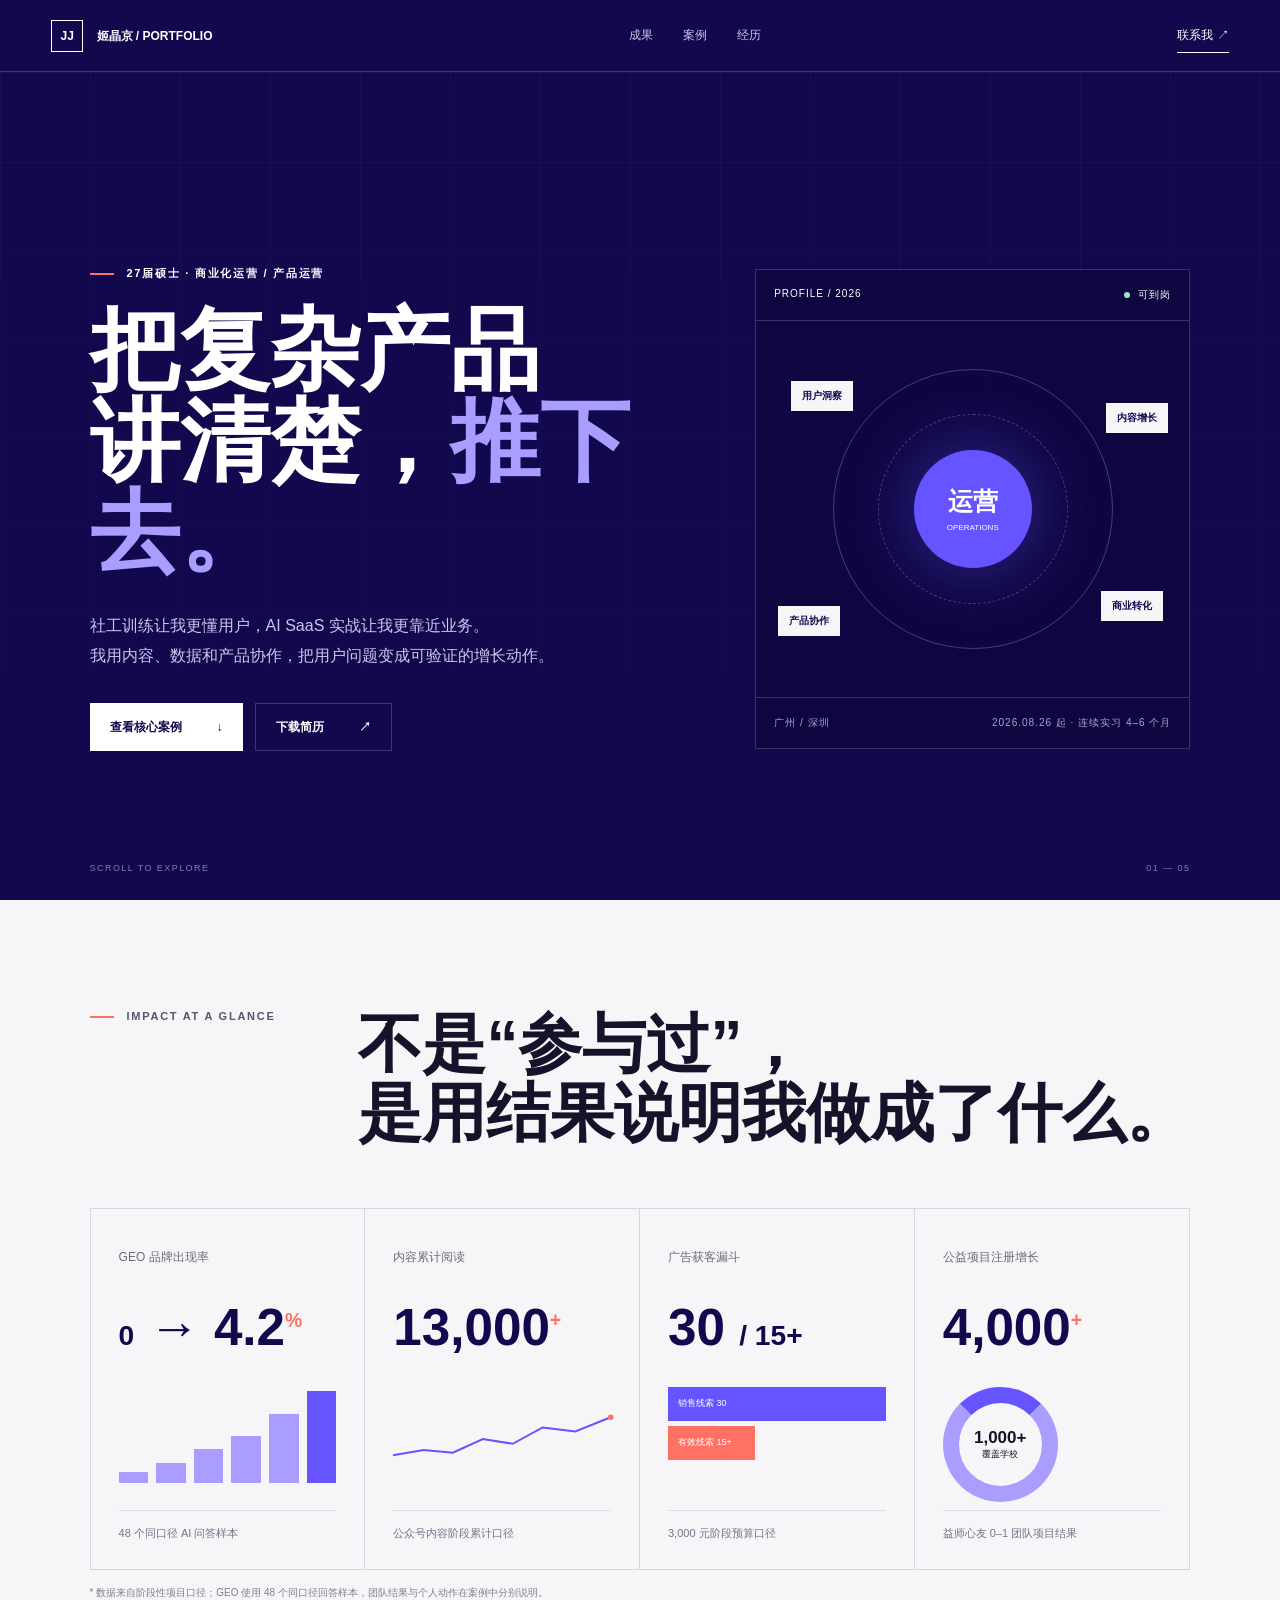
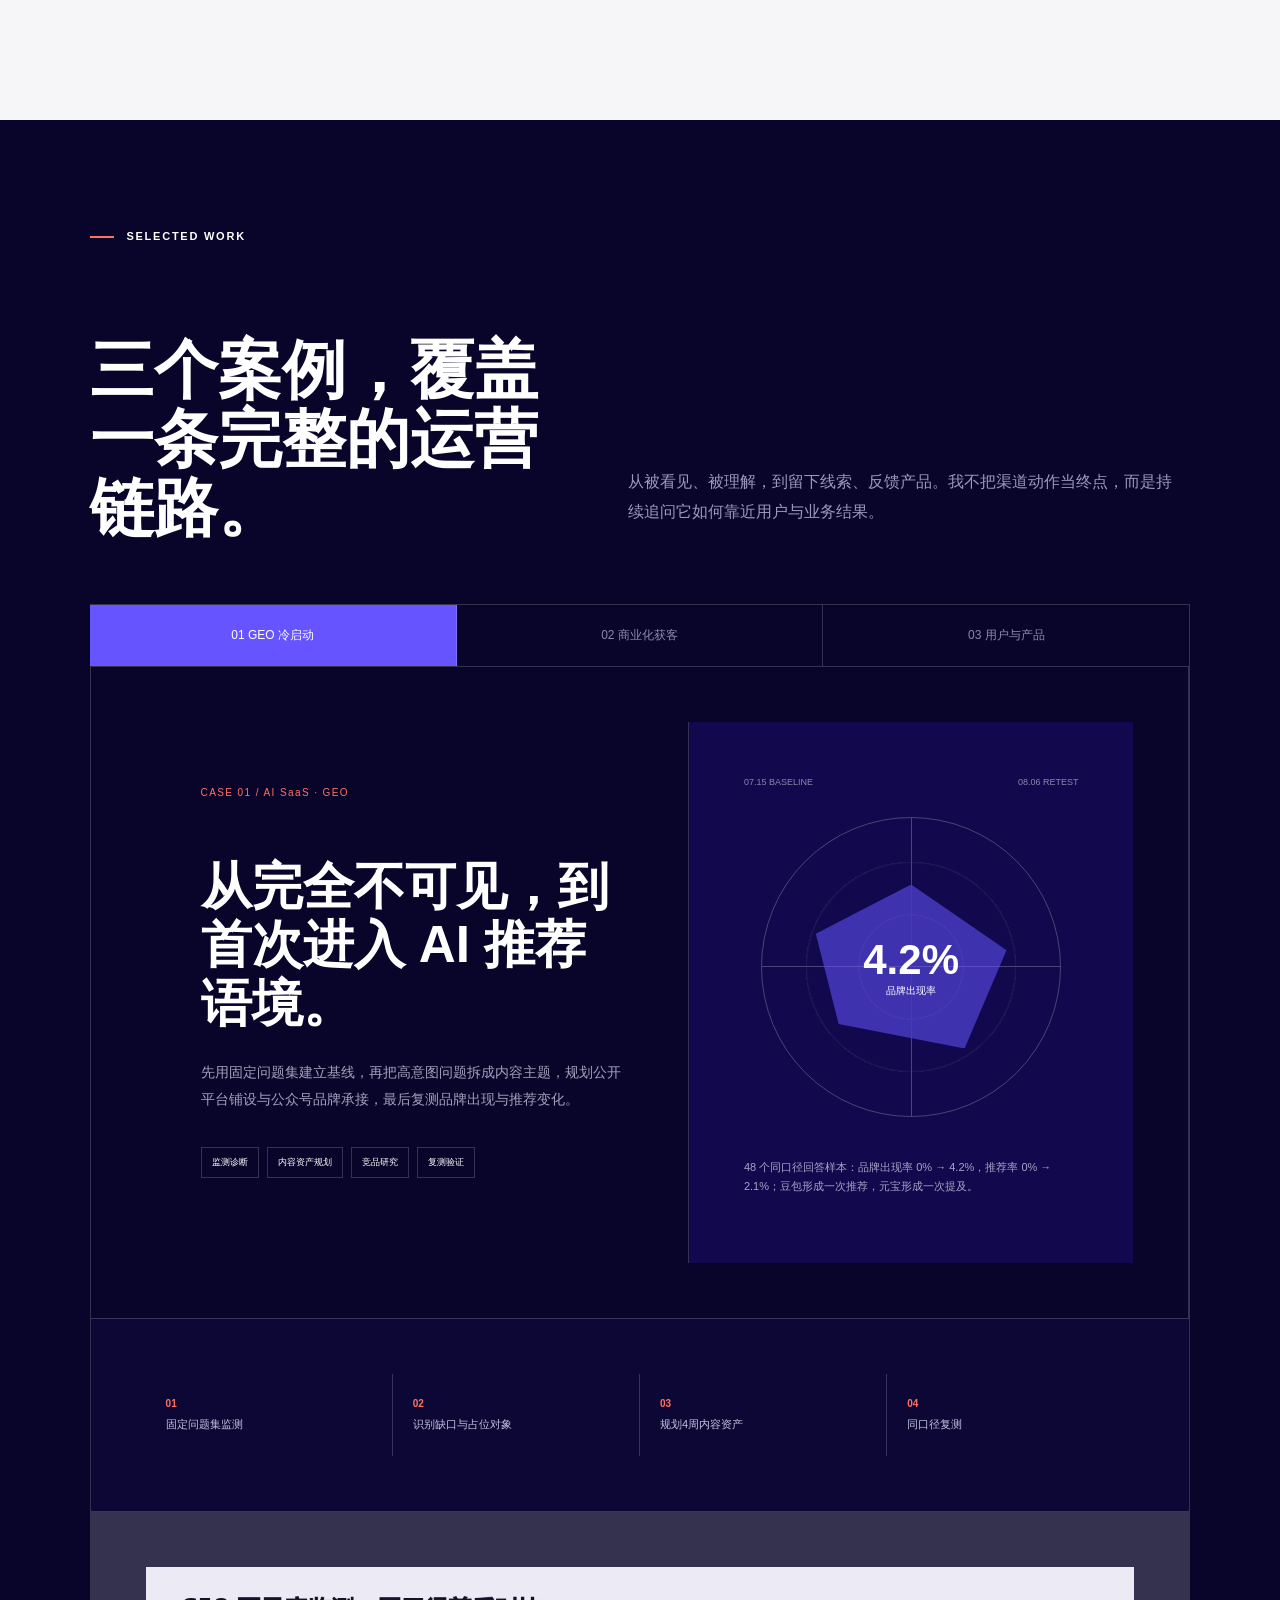
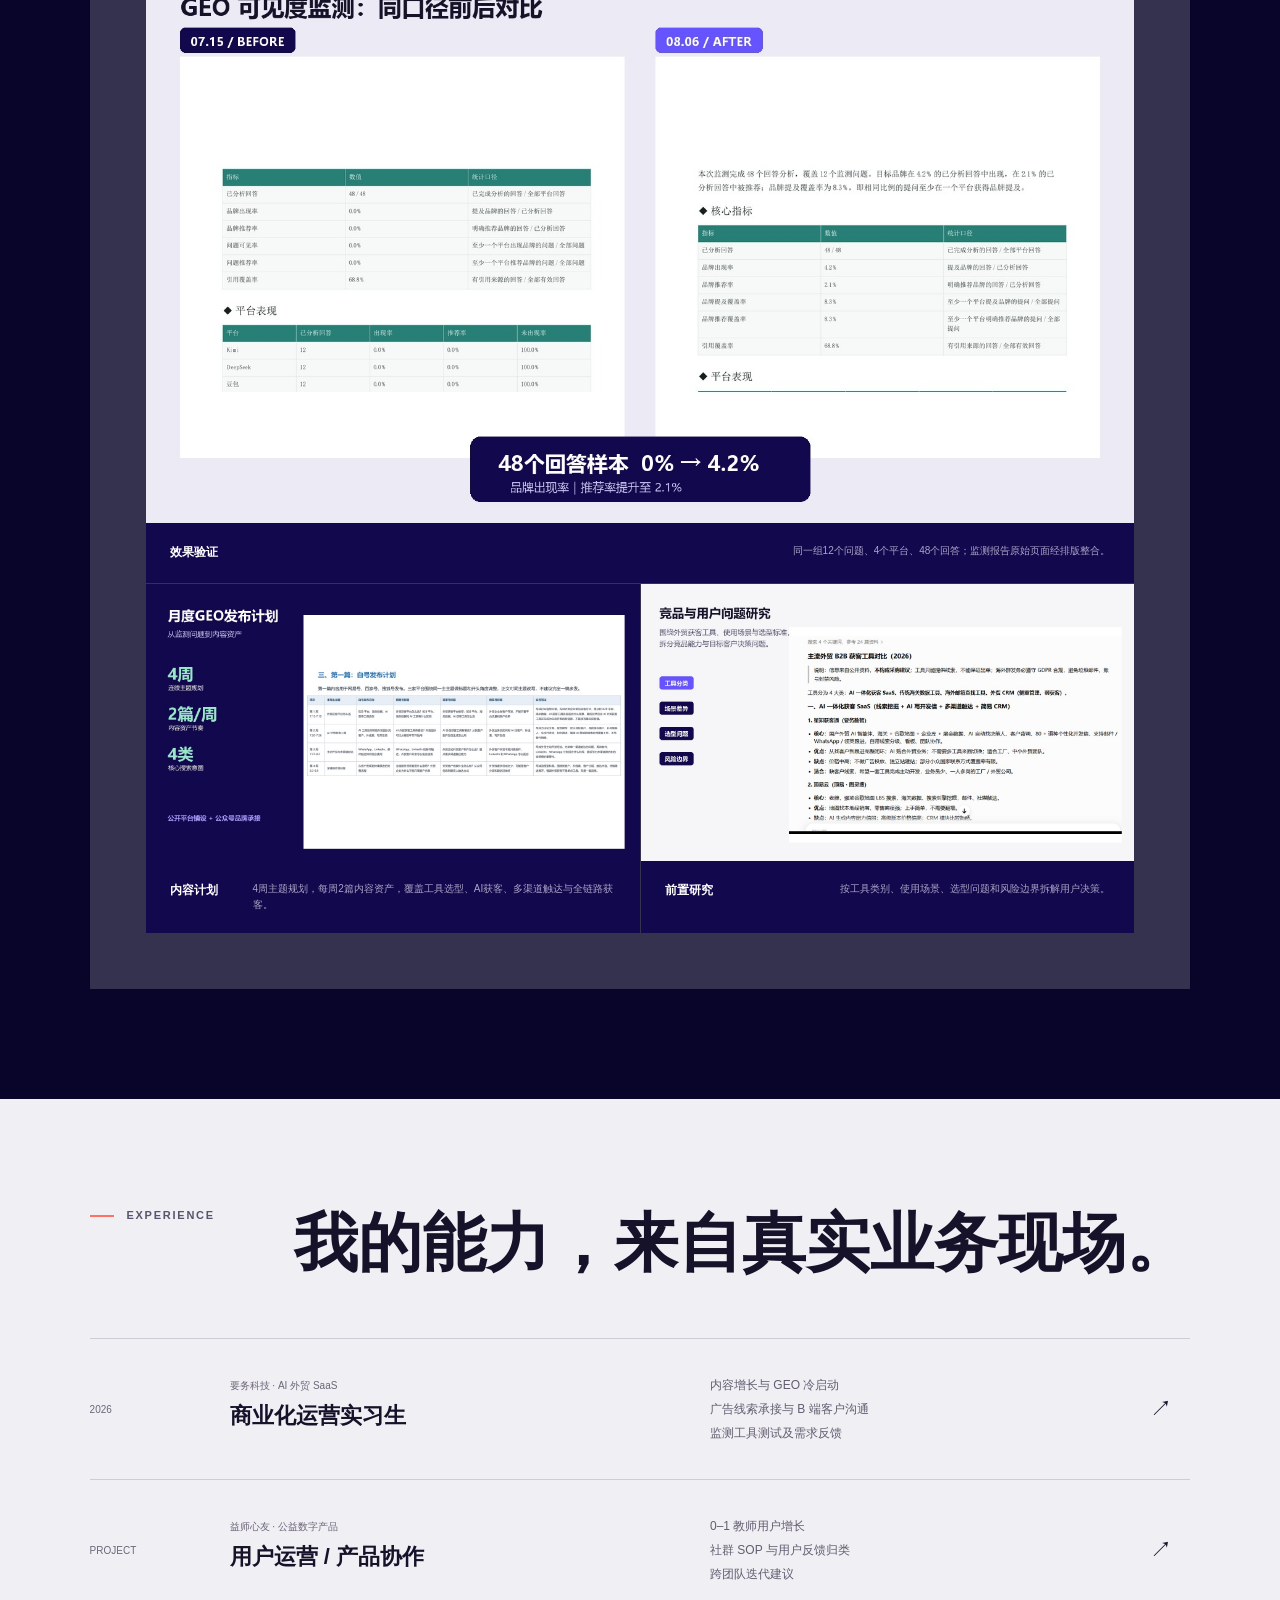
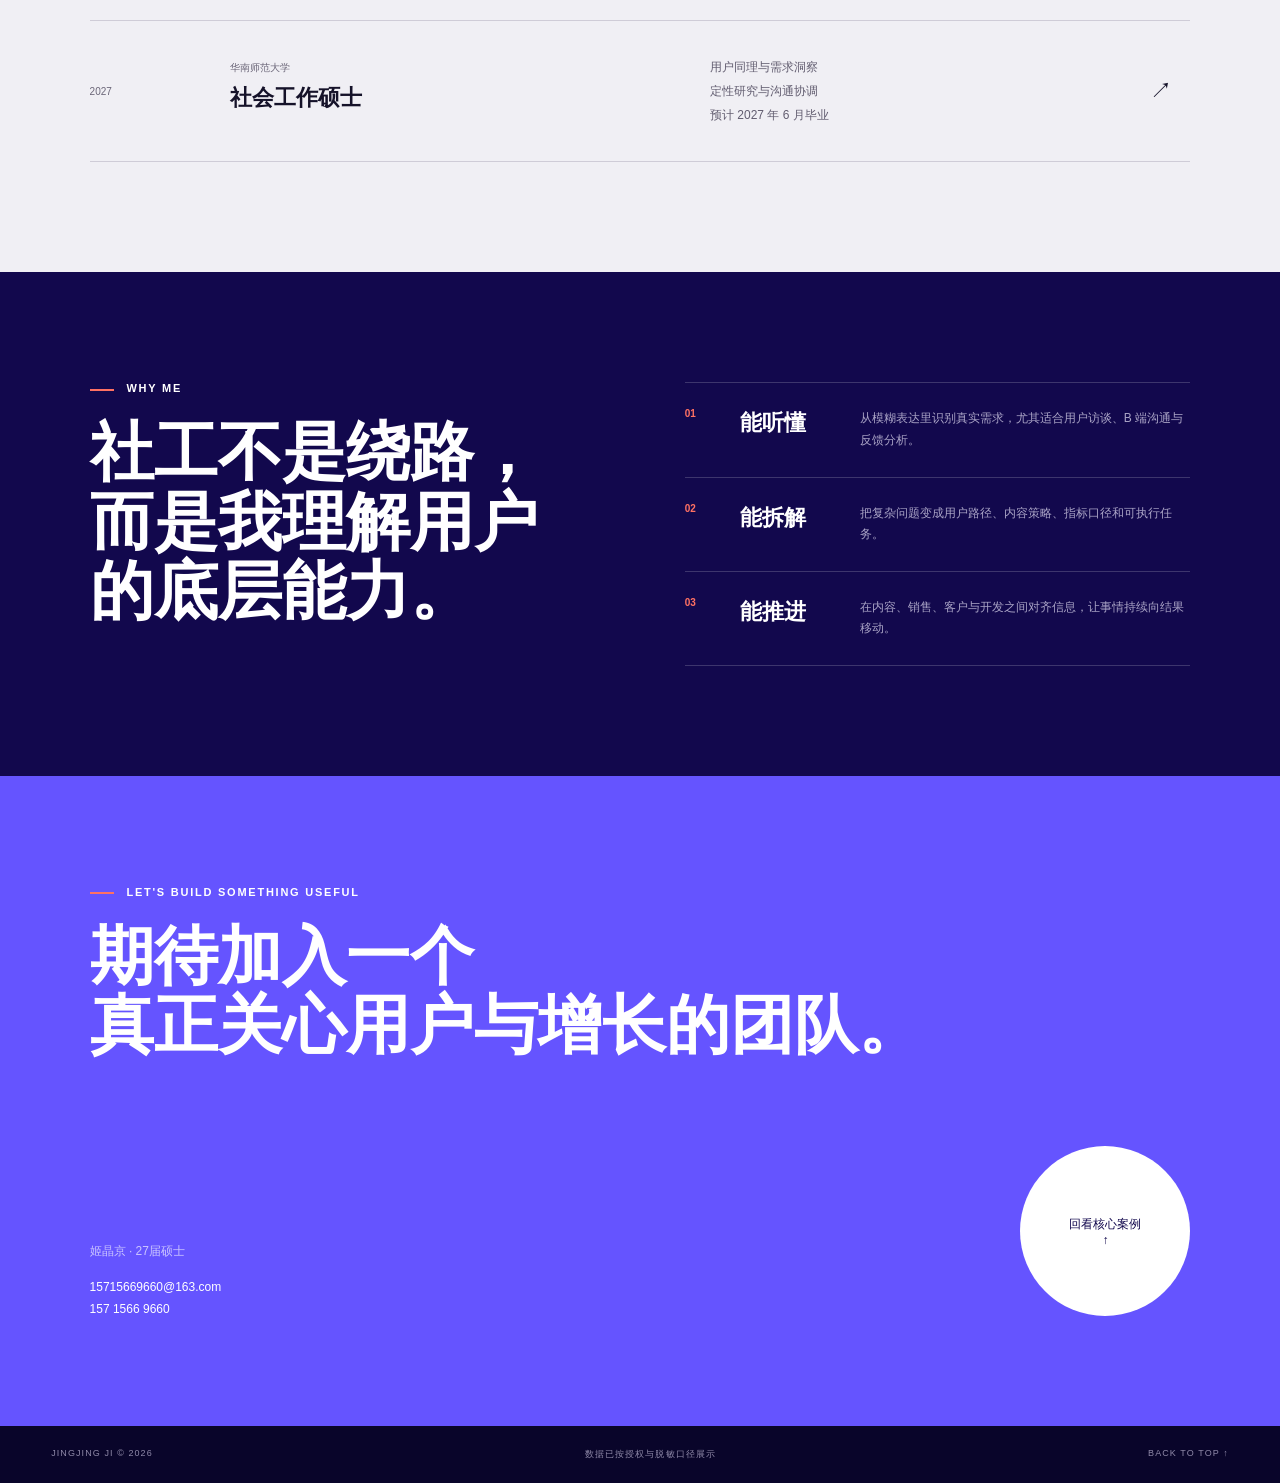
<file: index.html>
<!doctype html>
<html lang="zh-CN">
<head>
  <meta charset="utf-8">
  <meta name="viewport" content="width=device-width, initial-scale=1">
  <meta name="description" content="姬晶京，27届商业化运营与产品运营作品集。">
  <title>姬晶京｜运营作品集</title>
  <link rel="stylesheet" href="styles.css">
  <link rel="stylesheet" href="case-studies.css">
</head>
<body>
  <header class="nav">
    <a class="logo" href="#top"><span>JJ</span> 姬晶京 / PORTFOLIO</a>
    <nav><a href="#impact">成果</a><a href="#cases">案例</a><a href="#experience">经历</a></nav>
    <a class="nav-cta" href="#contact">联系我 <span>↗</span></a>
  </header>

  <main id="top">
    <section class="hero">
      <div class="hero-grid"></div>
      <div class="hero-copy reveal">
        <p class="eyebrow"><span></span> 27届硕士 · 商业化运营 / 产品运营</p>
        <h1>把复杂产品<br>讲清楚，<em>推下去。</em></h1>
        <p class="lead">社工训练让我更懂用户，AI SaaS 实战让我更靠近业务。<br>我用内容、数据和产品协作，把用户问题变成可验证的增长动作。</p>
        <div class="hero-actions">
          <a class="btn light" href="#cases">查看核心案例 <span>↓</span></a>
          <a class="btn line" href="assets/resume.pdf" target="_blank">下载简历 <span>↗</span></a>
        </div>
      </div>
      <div class="hero-panel reveal">
        <div class="panel-head"><span>PROFILE / 2026</span><span class="live"><i></i> 可到岗</span></div>
        <div class="orbit">
          <div class="orbit-ring ring-a"></div><div class="orbit-ring ring-b"></div>
          <div class="core"><b>运营</b><small>OPERATIONS</small></div>
          <span class="node n1">用户洞察</span><span class="node n2">内容增长</span><span class="node n3">产品协作</span><span class="node n4">商业转化</span>
        </div>
        <div class="panel-foot"><span>广州 / 深圳</span><span>2026.08.26 起 · 连续实习 4–6 个月</span></div>
      </div>
      <div class="hero-bottom"><span>SCROLL TO EXPLORE</span><span>01 — 05</span></div>
    </section>

    <section id="impact" class="impact section">
      <div class="section-title reveal"><p class="eyebrow dark"><span></span> IMPACT AT A GLANCE</p><h2>不是“参与过”，<br>是用结果说明我做成了什么。</h2></div>
      <div class="metric-grid">
        <article class="metric reveal"><p>GEO 品牌出现率</p><strong><small>0</small> → 4.2<sup>%</sup></strong><div class="spark bars"><i></i><i></i><i></i><i></i><i></i><i></i></div><footer>48 个同口径 AI 问答样本</footer></article>
        <article class="metric reveal"><p>内容累计阅读</p><strong>13,000<sup>+</sup></strong><div class="spark linechart"><svg viewBox="0 0 320 70" role="img" aria-label="阅读量增长趋势"><polyline points="0,62 45,54 88,58 132,38 176,45 220,21 268,27 320,6"/><circle cx="320" cy="6" r="4"/></svg></div><footer>公众号内容阶段累计口径</footer></article>
        <article class="metric reveal"><p>广告获客漏斗</p><strong>30 <small>/ 15+</small></strong><div class="funnel"><span>销售线索 30</span><span>有效线索 15+</span></div><footer>3,000 元阶段预算口径</footer></article>
        <article class="metric reveal"><p>公益项目注册增长</p><strong>4,000<sup>+</sup></strong><div class="schools"><b>1,000+</b><span>覆盖学校</span></div><footer>益师心友 0–1 团队项目结果</footer></article>
      </div>
      <p class="data-note">* 数据来自阶段性项目口径；GEO 使用 48 个同口径回答样本，团队结果与个人动作在案例中分别说明。</p>
    </section>

    <section id="cases" class="cases section">
      <div class="case-intro reveal"><p class="eyebrow"><span></span> SELECTED WORK</p><h2>三个案例，覆盖一条完整的运营链路。</h2><p>从被看见、被理解，到留下线索、反馈产品。我不把渠道动作当终点，而是持续追问它如何靠近用户与业务结果。</p></div>
      <div class="case-tabs" role="tablist" aria-label="核心案例切换">
        <button class="active" data-case="geo" role="tab" aria-selected="true">01 GEO 冷启动</button><button data-case="growth" role="tab" aria-selected="false">02 商业化获客</button><button data-case="product" role="tab" aria-selected="false">03 用户与产品</button>
      </div>
      <div class="case-stage reveal">
        <article class="case-content active" id="geo">
          <div class="case-overview">
            <div class="case-copy"><p class="case-no">CASE 01 / AI SaaS · GEO</p><h3>从完全不可见，到首次进入 AI 推荐语境。</h3><p class="case-desc">先用固定问题集建立基线，再把高意图问题拆成内容主题，规划公开平台铺设与公众号品牌承接，最后复测品牌出现与推荐变化。</p><div class="tags"><span>监测诊断</span><span>内容资产规划</span><span>竞品研究</span><span>复测验证</span></div></div>
            <div class="case-viz"><div class="radar-label"><span>07.15 BASELINE</span><span>08.06 RETEST</span></div><div class="radar"><i></i><div><b>4.2%</b><span>品牌出现率</span></div></div><p>48 个同口径回答样本：品牌出现率 0% → 4.2%，推荐率 0% → 2.1%；豆包形成一次推荐，元宝形成一次提及。</p></div>
          </div>
          <div class="method-strip" aria-label="GEO执行流程"><span><b>01</b>固定问题集监测</span><span><b>02</b>识别缺口与占位对象</span><span><b>03</b>规划4周内容资产</span><span><b>04</b>同口径复测</span></div>
          <div class="evidence-grid">
            <figure class="evidence evidence-wide"><img src="assets/evidence-geo-before-after.jpg" alt="GEO可见度监测前后对比，品牌出现率从0提升至4.2%"><figcaption><b>效果验证</b><span>同一组12个问题、4个平台、48个回答；监测报告原始页面经排版整合。</span></figcaption></figure>
            <figure class="evidence"><img src="assets/evidence-geo-plan.jpg" alt="星知外贸获客通GEO月度发布计划节选"><figcaption><b>内容计划</b><span>4周主题规划，每周2篇内容资产，覆盖工具选型、AI获客、多渠道触达与全链路获客。</span></figcaption></figure>
            <figure class="evidence"><img src="assets/evidence-market-research.jpg" alt="外贸获客工具竞品与用户问题研究"><figcaption><b>前置研究</b><span>按工具类别、使用场景、选型问题和风险边界拆解用户决策。</span></figcaption></figure>
          </div>
        </article>
        <article class="case-content" id="growth">
          <div class="case-overview">
            <div class="case-copy"><p class="case-no">CASE 02 / 星知外贸获客通</p><h3>把内容、广告和客户跟进，接成一条可复盘链路。</h3><p class="case-desc">负责广告素材与关键词测试、公众号内容运营、表单和企微承接，并在客户仪表盘维护来源、状态、意向与跟进记录。</p><div class="tags"><span>广告投放</span><span>内容增长</span><span>线索分层</span><span>B端演示</span></div></div>
            <div class="case-viz funnel-big"><div><b>¥3,000</b><span>阶段预算</span></div><div><b>30</b><span>销售线索</span></div><div><b>15+</b><span>有效线索</span></div></div>
          </div>
          <div class="result-band"><div><b>30 → 300+</b><span>公众号粉丝</span></div><div><b>13,000+</b><span>累计阅读</span></div><div><b>630+</b><span>累计转发</span></div><div><b>25+</b><span>内容转化线索</span></div></div>
          <div class="system-flow" aria-label="产品演示流程"><p>产品演示主线</p><span>找企业</span><i>→</i><span>找对人</span><i>→</i><span>个性化触达</span><i>→</i><span>识别意向</span><i>→</i><span>跟进成交</span></div>
          <div class="evidence-grid two-col">
            <figure class="evidence"><img src="assets/evidence-ad-performance.jpg" alt="广告投放后台脱敏截图"><figcaption><b>广告与素材测试</b><span>截图为后台期间汇总，与上方3,000元阶段预算为不同统计区间；账号、公司与计划名称已脱敏。</span></figcaption></figure>
            <figure class="evidence"><img src="assets/evidence-lead-workflow.jpg" alt="客户线索跟进表脱敏示意"><figcaption><b>线索承接</b><span>按来源、意向和状态维护跟进；所有客户身份与沟通内容均不可识别。</span></figcaption></figure>
          </div>
        </article>
        <article class="case-content" id="product">
          <div class="case-overview">
            <div class="case-copy"><p class="case-no">CASE 03 / 0–1 GROWTH</p><h3>从教师反馈里，找到增长与产品迭代的连接点。</h3><p class="case-desc">参与“益师心友”AI心理助手0–1推广，通过教师社群运营、内容触达、用户答疑和反馈分类，把一线问题整理为可执行的产品建议。</p><div class="tags"><span>社群运营</span><span>推广SOP</span><span>反馈归类</span><span>需求协作</span></div></div>
            <div class="case-viz matrix"><span>触达</span><span>注册</span><span>激活</span><span>反馈</span><i></i><i></i><i></i><i></i><b>4,000+</b><small>4个月团队新增注册</small></div>
          </div>
          <div class="method-strip compact" aria-label="用户增长闭环"><span><b>01</b>场景化内容触达</span><span><b>02</b>注册与首次体验</span><span><b>03</b>社群答疑和反馈</span><span><b>04</b>分类同步产品团队</span></div>
        </article>
      </div>
    </section>

    <section id="experience" class="experience section">
      <div class="section-title reveal"><p class="eyebrow dark"><span></span> EXPERIENCE</p><h2>我的能力，来自真实业务现场。</h2></div>
      <div class="timeline">
        <article class="reveal"><span class="year">2026</span><div><p>要务科技 · AI 外贸 SaaS</p><h3>商业化运营实习生</h3></div><ul><li>内容增长与 GEO 冷启动</li><li>广告线索承接与 B 端客户沟通</li><li>监测工具测试及需求反馈</li></ul><span class="arrow">↗</span></article>
        <article class="reveal"><span class="year">PROJECT</span><div><p>益师心友 · 公益数字产品</p><h3>用户运营 / 产品协作</h3></div><ul><li>0–1 教师用户增长</li><li>社群 SOP 与用户反馈归类</li><li>跨团队迭代建议</li></ul><span class="arrow">↗</span></article>
        <article class="reveal"><span class="year">2027</span><div><p>华南师范大学</p><h3>社会工作硕士</h3></div><ul><li>用户同理与需求洞察</li><li>定性研究与沟通协调</li><li>预计 2027 年 6 月毕业</li></ul><span class="arrow">↗</span></article>
      </div>
    </section>

    <section class="fit section"><div class="fit-copy reveal"><p class="eyebrow"><span></span> WHY ME</p><h2>社工不是绕路，<br>而是我理解用户的底层能力。</h2></div><div class="fit-list"><article><b>01</b><h3>能听懂</h3><p>从模糊表达里识别真实需求，尤其适合用户访谈、B 端沟通与反馈分析。</p></article><article><b>02</b><h3>能拆解</h3><p>把复杂问题变成用户路径、内容策略、指标口径和可执行任务。</p></article><article><b>03</b><h3>能推进</h3><p>在内容、销售、客户与开发之间对齐信息，让事情持续向结果移动。</p></article></div></section>

    <section id="contact" class="contact section"><p class="eyebrow"><span></span> LET'S BUILD SOMETHING USEFUL</p><h2>期待加入一个<br>真正关心用户与增长的团队。</h2><div class="contact-bottom"><div><p>姬晶京 · 27届硕士</p><a href="mailto:15715669660@163.com">15715669660@163.com</a><a href="tel:15715669660">157 1566 9660</a></div><a class="round-btn" href="#cases">回看核心案例 <span>↑</span></a></div></section>
  </main>
  <footer class="footer"><span>JINGJING JI © 2026</span><span>数据已按授权与脱敏口径展示</span><a href="#top">BACK TO TOP ↑</a></footer>
  <script src="script.js"></script>
</body>
</html>
</file>
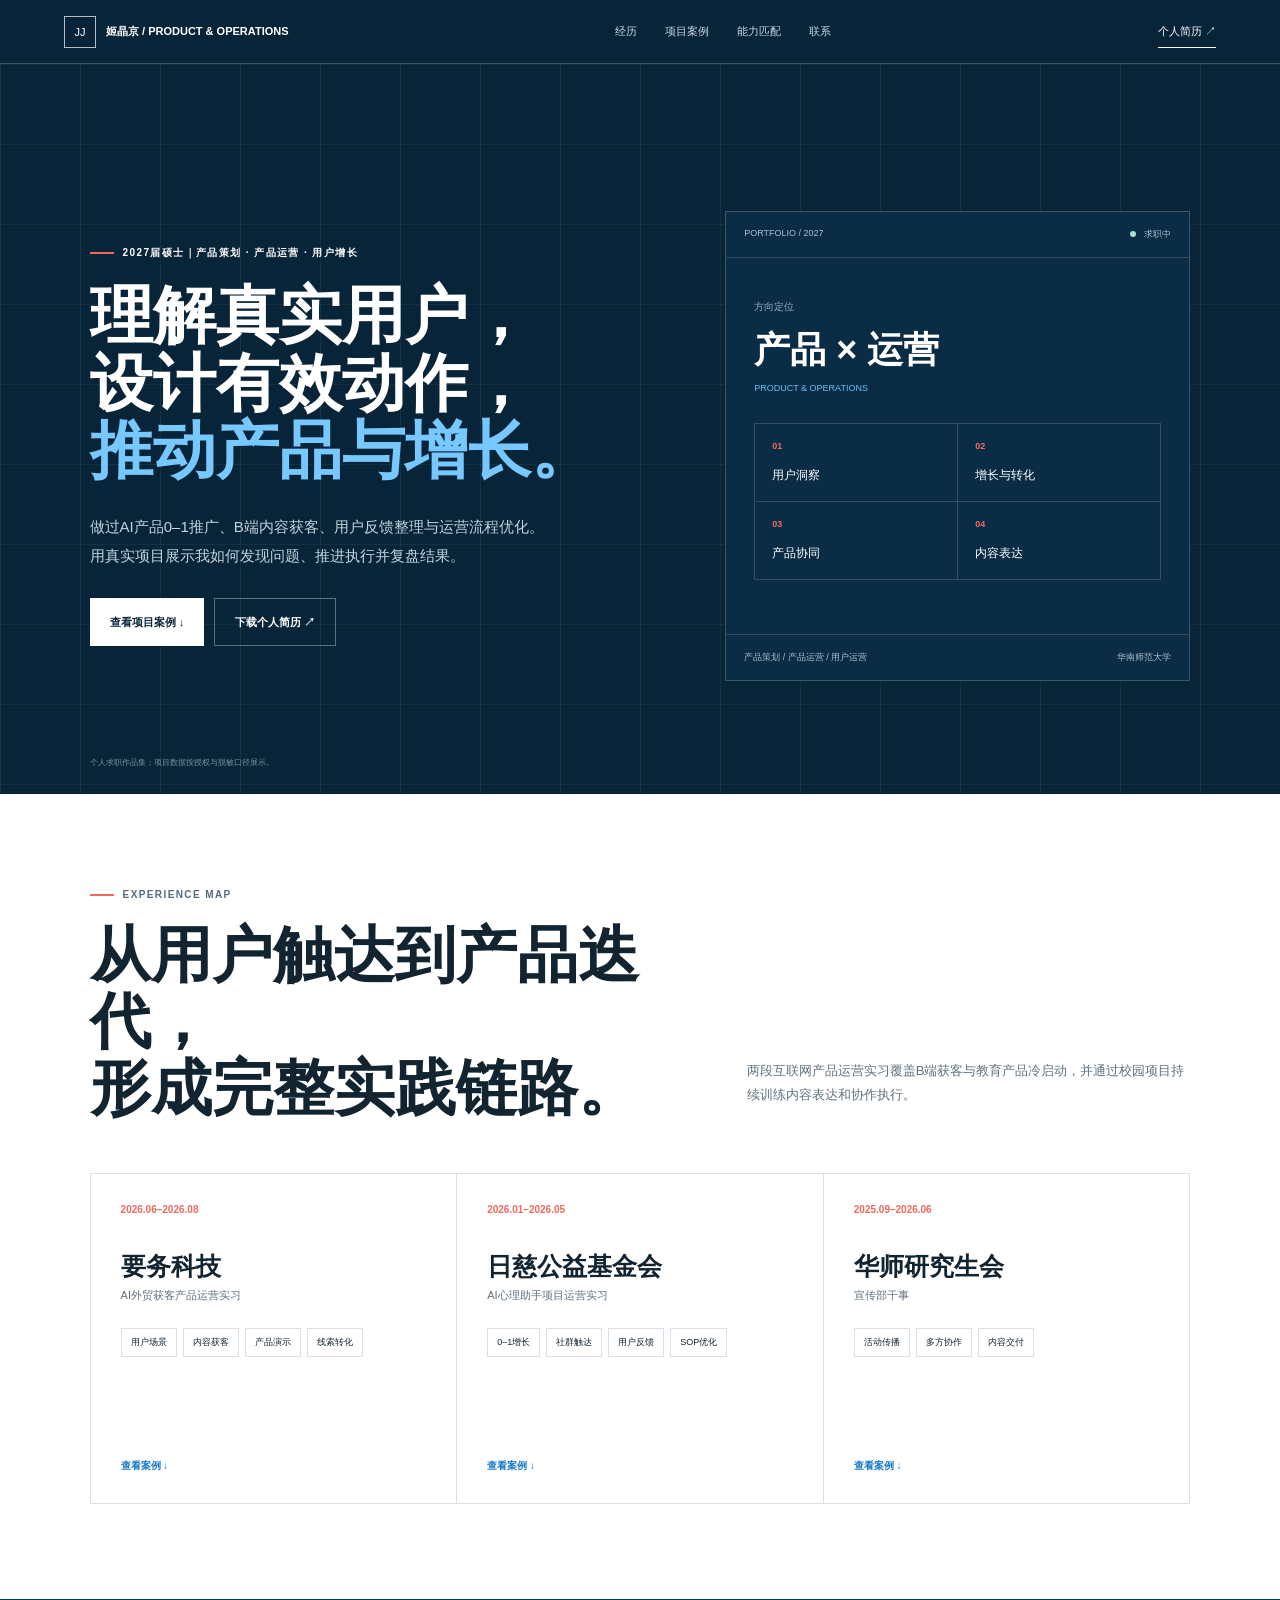
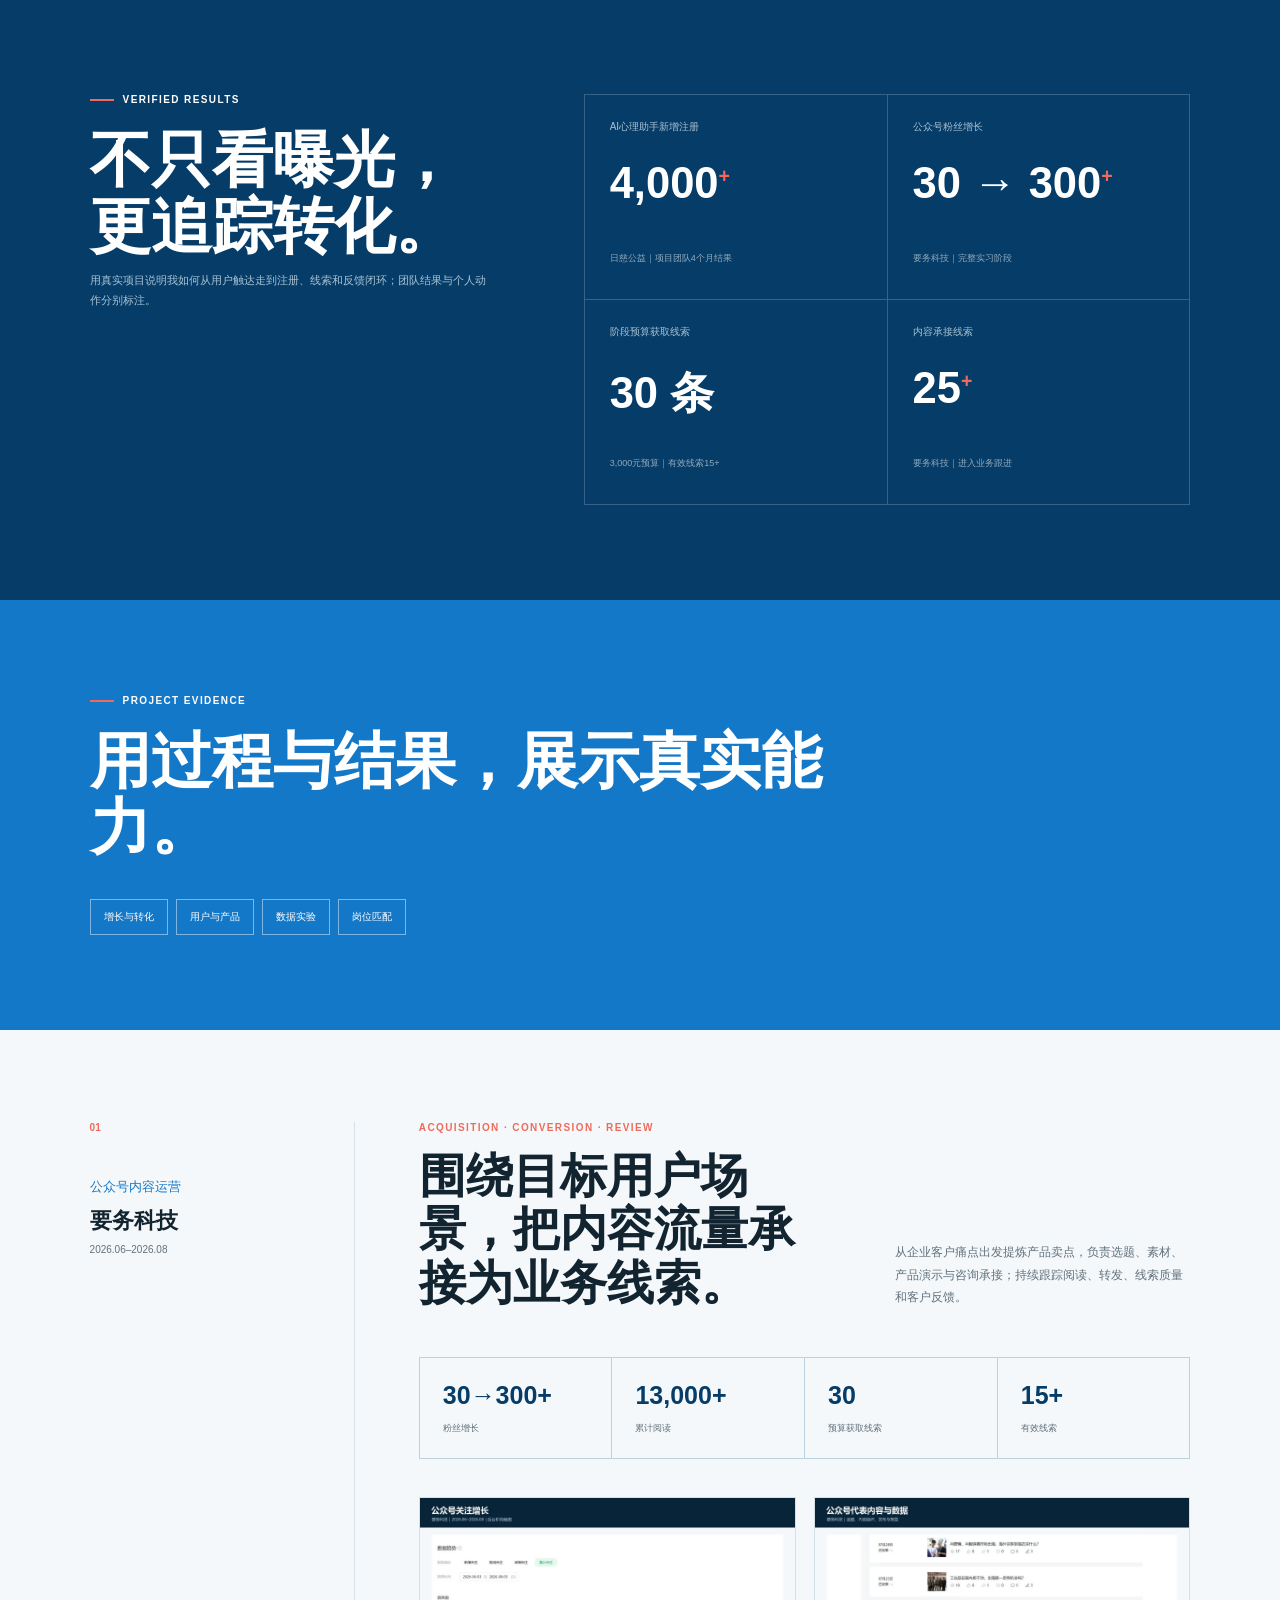
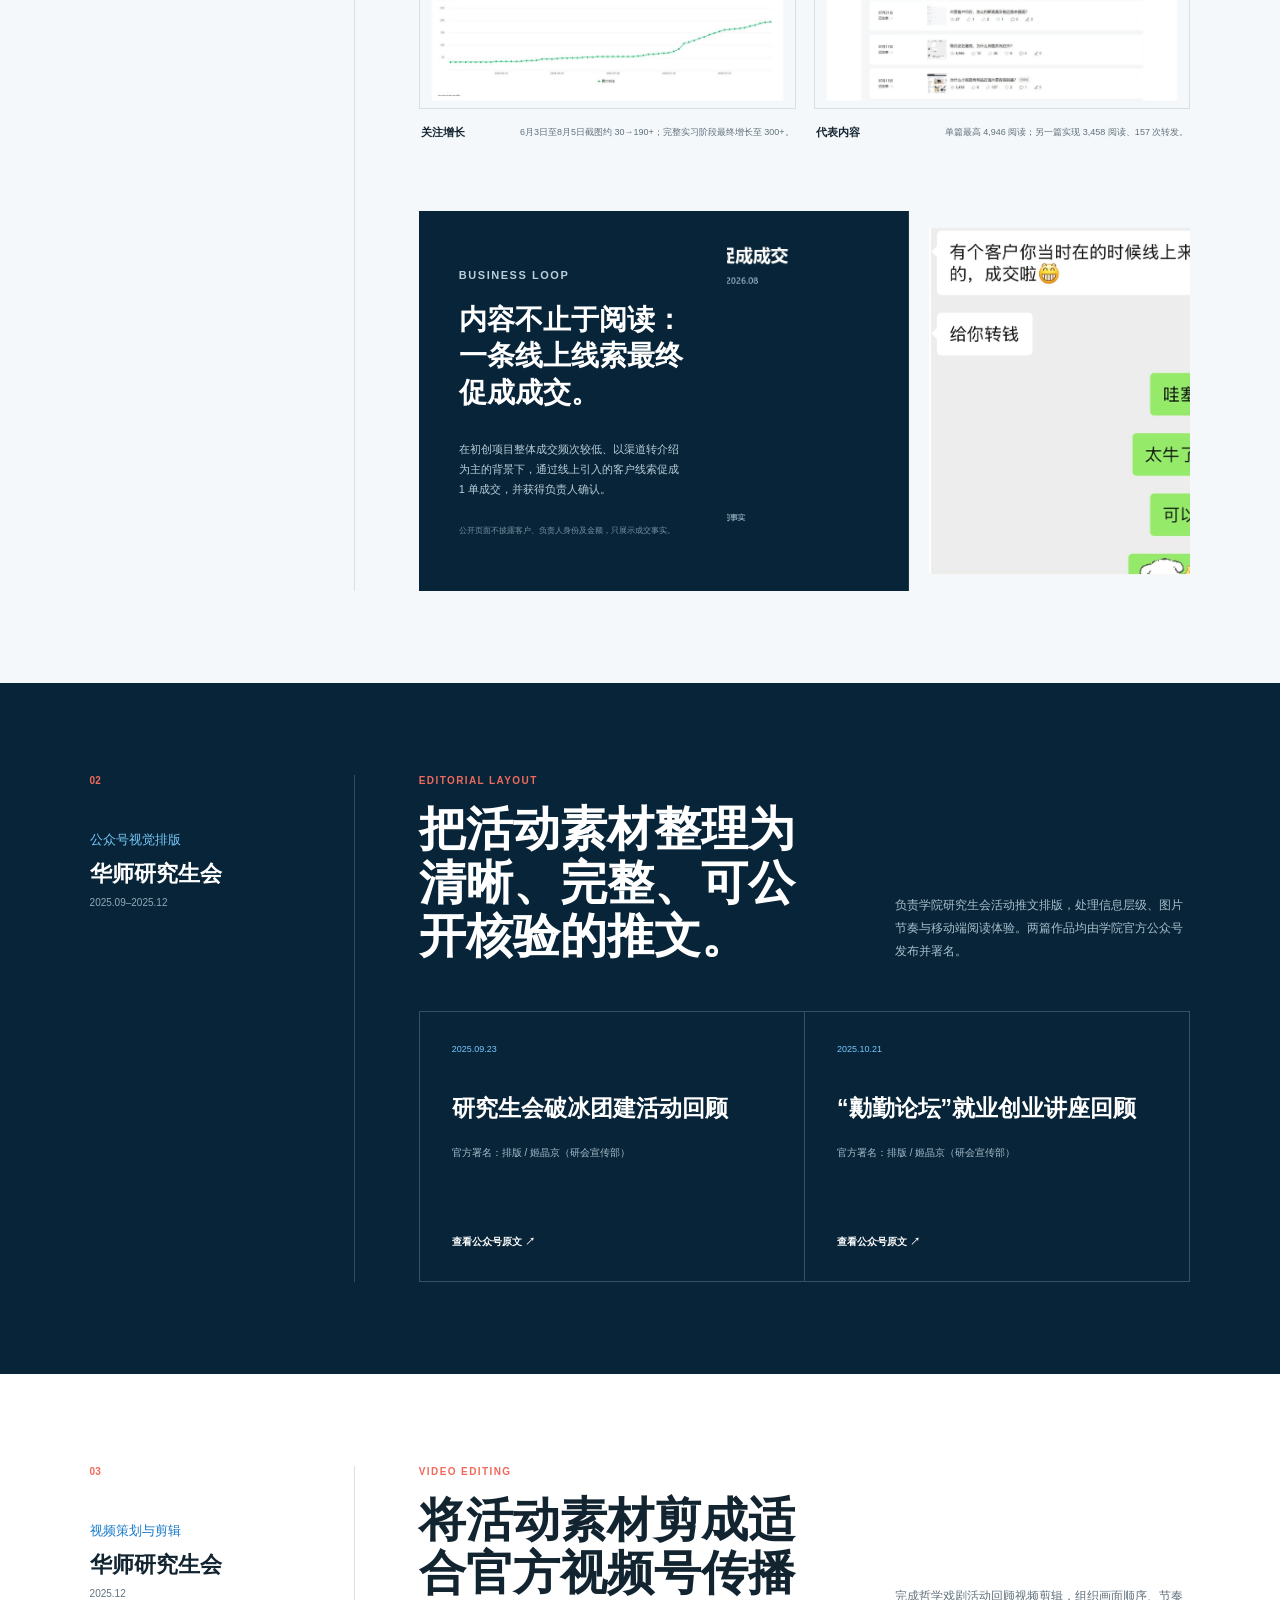
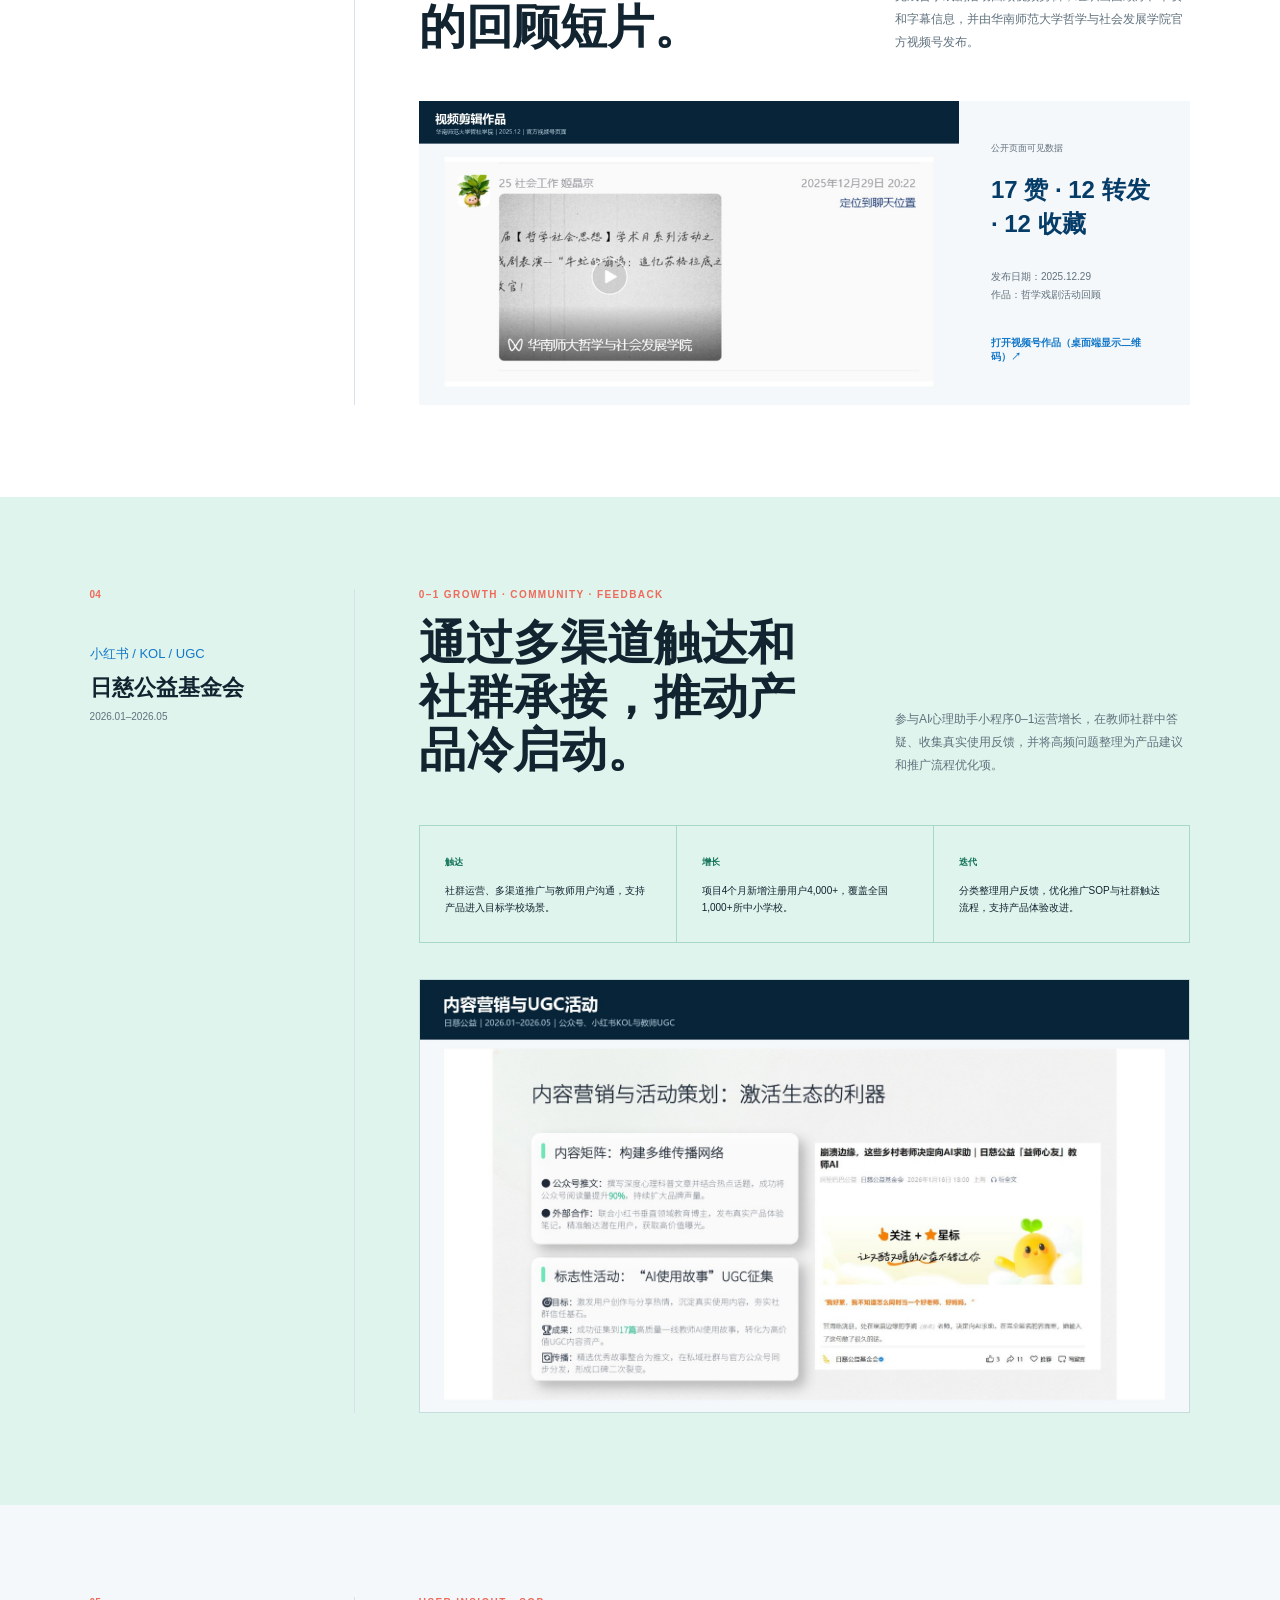
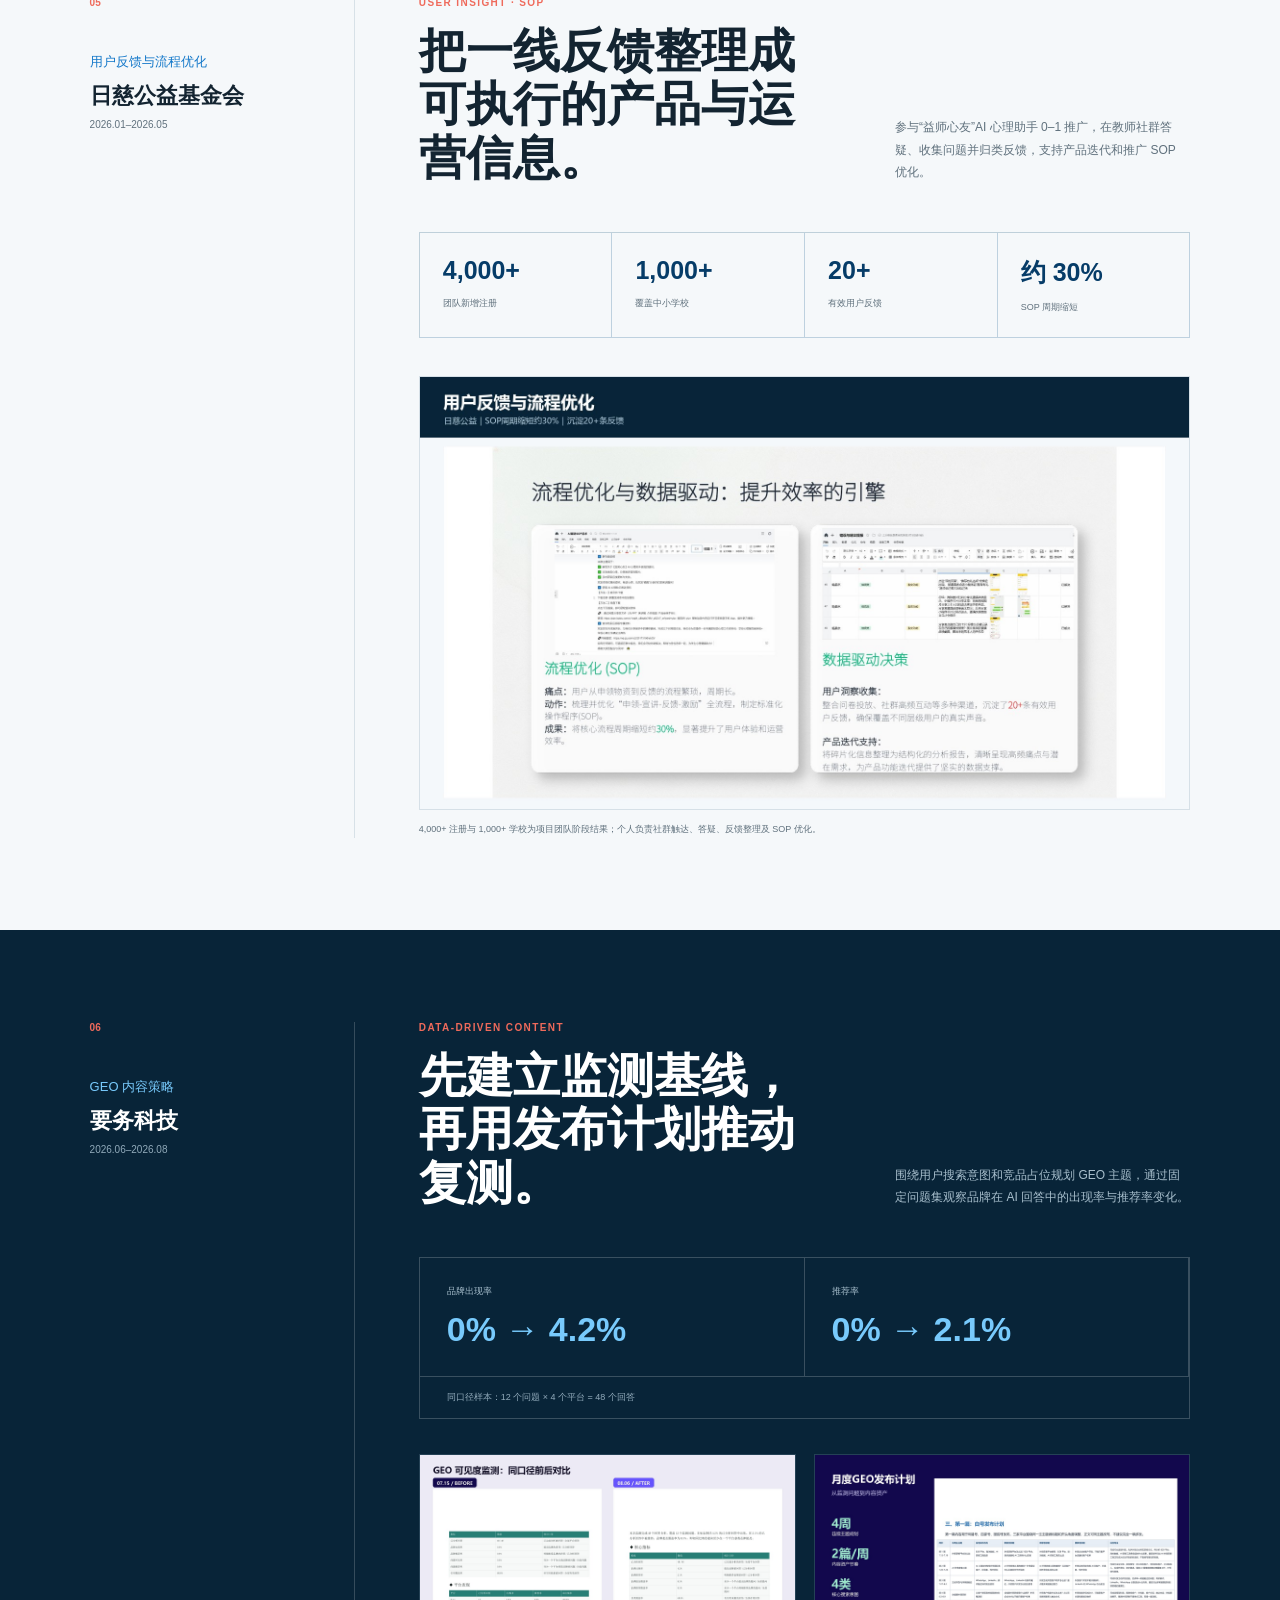
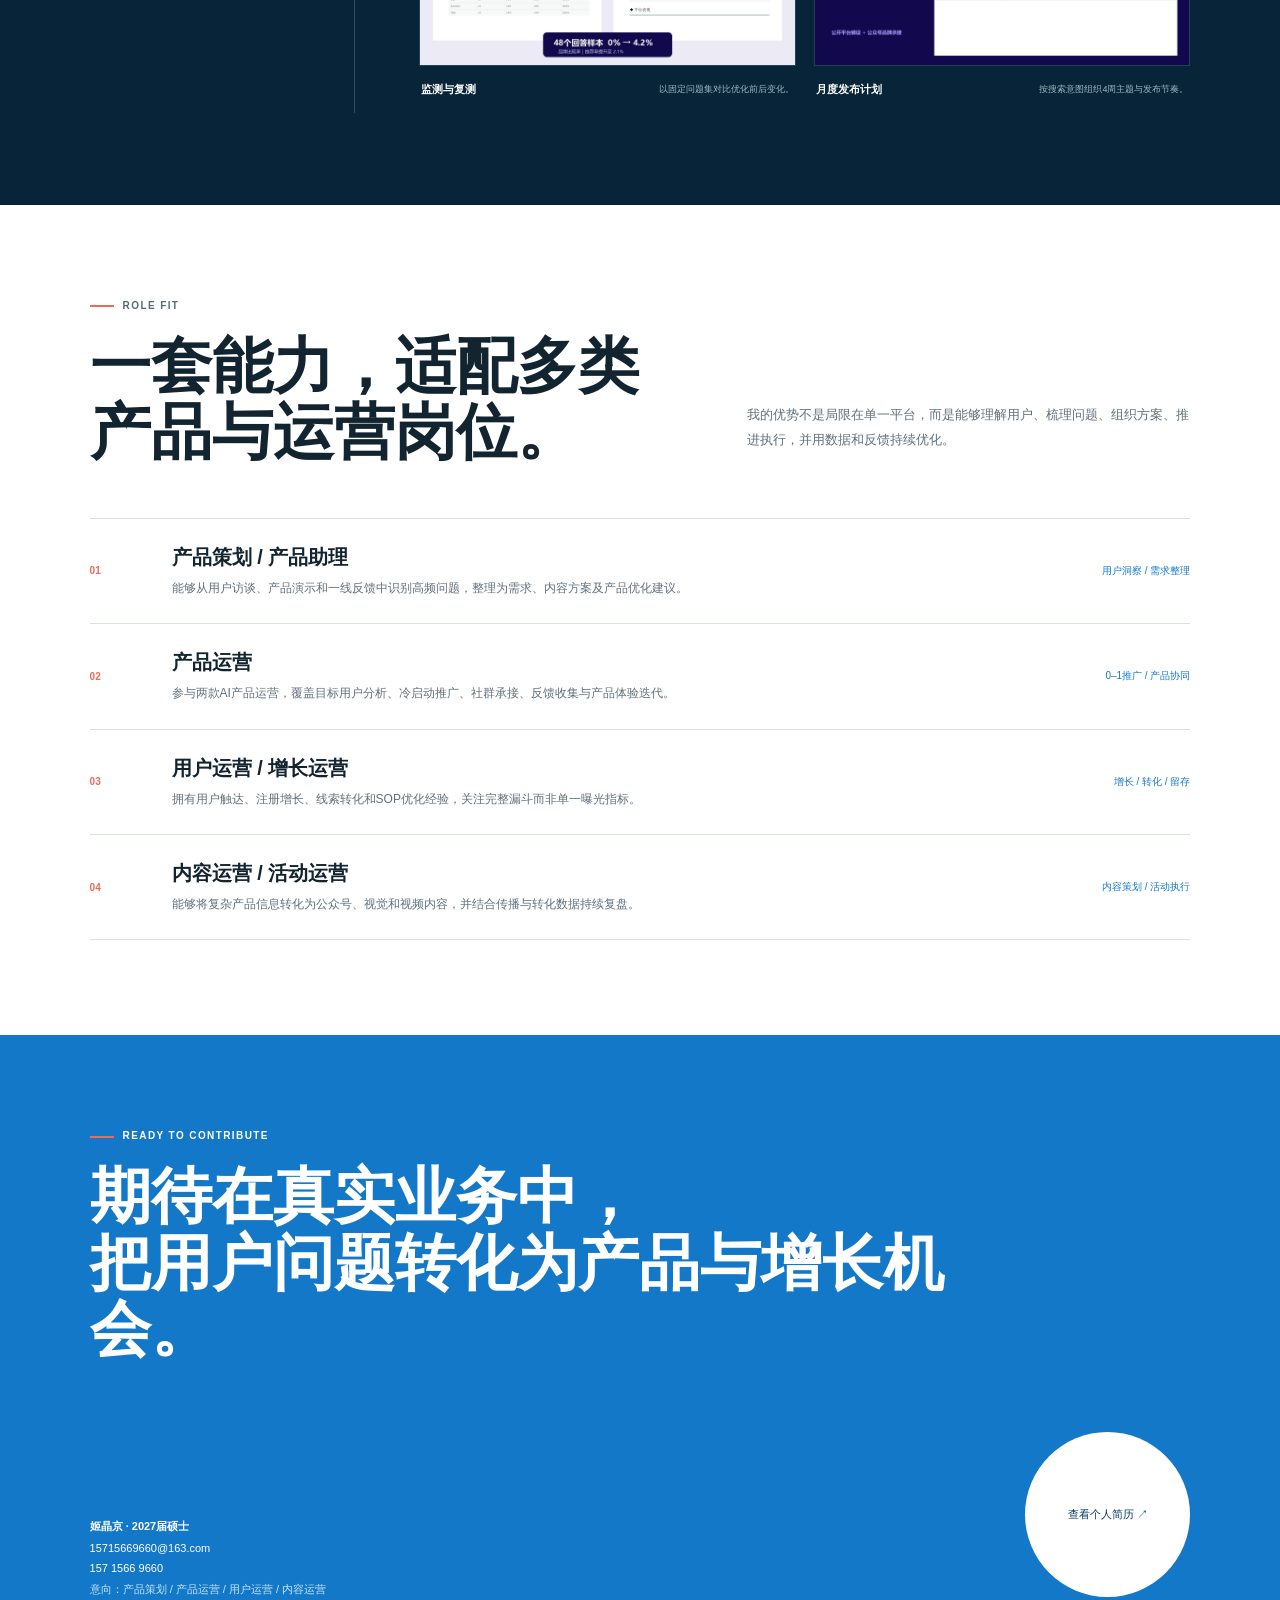
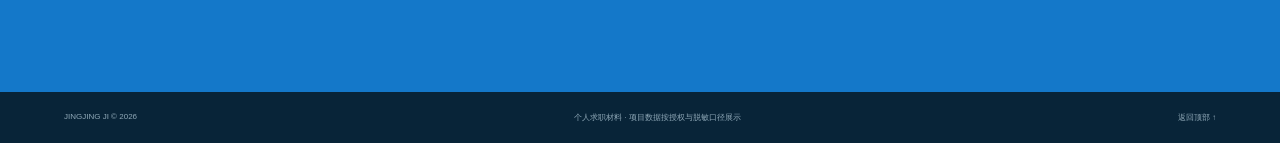
<file: career/index.html>
<!doctype html>
<html lang="zh-CN">
<head>
  <meta charset="utf-8">
  <meta name="viewport" content="width=device-width, initial-scale=1">
  <meta http-equiv="Cache-Control" content="no-cache, no-store, must-revalidate">
  <meta http-equiv="Pragma" content="no-cache">
  <meta http-equiv="Expires" content="0">
  <meta name="description" content="姬晶京，产品策划与运营方向个人作品集，展示用户洞察、增长转化、产品协同和内容表达能力。">
  <title>姬晶京｜产品与运营作品集</title>
  <link rel="stylesheet" href="styles.css?v=20260923-1">
</head>
<body>
  <header class="site-header">
    <a class="brand" href="#top" aria-label="返回顶部"><span>JJ</span><b>姬晶京 / PRODUCT &amp; OPERATIONS</b></a>
    <nav aria-label="页面导航"><a href="#experience">经历</a><a href="#work">项目案例</a><a href="#roles">能力匹配</a><a href="#contact">联系</a></nav>
    <a class="header-action" href="assets/Jijingjing_Product_Operations_Resume.pdf" target="_blank" rel="noopener">个人简历 ↗</a>
  </header>

  <main id="top">
    <section class="hero">
      <div class="hero-copy reveal">
        <p class="kicker"><span></span>2027届硕士｜产品策划 · 产品运营 · 用户增长</p>
        <h1>理解真实用户，<br>设计有效动作，<br><em>推动产品与增长。</em></h1>
        <p class="hero-lead">做过AI产品0–1推广、B端内容获客、用户反馈整理与运营流程优化。<br>用真实项目展示我如何发现问题、推进执行并复盘结果。</p>
        <div class="hero-actions"><a class="button primary" href="#work">查看项目案例 ↓</a><a class="button secondary" href="assets/Jijingjing_Product_Operations_Resume.pdf" target="_blank" rel="noopener">下载个人简历 ↗</a></div>
      </div>
      <div class="hero-board reveal" aria-label="个人能力概览">
        <div class="board-head"><span>PORTFOLIO / 2027</span><span><i></i> 求职中</span></div>
        <div class="board-center"><p>方向定位</p><strong>产品 × 运营</strong><small>PRODUCT &amp; OPERATIONS</small></div>
        <div class="capability-grid"><div><b>01</b><span>用户洞察</span></div><div><b>02</b><span>增长与转化</span></div><div><b>03</b><span>产品协同</span></div><div><b>04</b><span>内容表达</span></div></div>
        <div class="board-foot"><span>产品策划 / 产品运营 / 用户运营</span><span>华南师范大学</span></div>
      </div>
      <p class="hero-note">个人求职作品集；项目数据按授权与脱敏口径展示。</p>
    </section>

    <section id="experience" class="experience section">
      <div class="section-heading reveal"><div><p class="kicker dark"><span></span>EXPERIENCE MAP</p><h2>从用户触达到产品迭代，<br>形成完整实践链路。</h2></div><p>两段互联网产品运营实习覆盖B端获客与教育产品冷启动，并通过校园项目持续训练内容表达和协作执行。</p></div>
      <div class="timeline">
        <article class="reveal"><time>2026.06–2026.08</time><h3>要务科技</h3><p>AI外贸获客产品运营实习</p><div><span>用户场景</span><span>内容获客</span><span>产品演示</span><span>线索转化</span></div><a href="#wechat">查看案例 ↓</a></article>
        <article class="reveal"><time>2026.01–2026.05</time><h3>日慈公益基金会</h3><p>AI心理助手项目运营实习</p><div><span>0–1增长</span><span>社群触达</span><span>用户反馈</span><span>SOP优化</span></div><a href="#foundation">查看案例 ↓</a></article>
        <article class="reveal"><time>2025.09–2026.06</time><h3>华师研究生会</h3><p>宣传部干事</p><div><span>活动传播</span><span>多方协作</span><span>内容交付</span></div><a href="#campus">查看案例 ↓</a></article>
      </div>
    </section>

    <section class="results section" aria-labelledby="results-title">
      <div class="result-intro reveal"><p class="kicker"><span></span>VERIFIED RESULTS</p><h2 id="results-title">不只看曝光，<br>更追踪转化。</h2><p>用真实项目说明我如何从用户触达走到注册、线索和反馈闭环；团队结果与个人动作分别标注。</p></div>
      <div class="result-grid"><article class="reveal"><span>AI心理助手新增注册</span><strong>4,000<sup>+</sup></strong><p>日慈公益｜项目团队4个月结果</p></article><article class="reveal"><span>公众号粉丝增长</span><strong>30 → 300<sup>+</sup></strong><p>要务科技｜完整实习阶段</p></article><article class="reveal"><span>阶段预算获取线索</span><strong>30 条</strong><p>3,000元预算｜有效线索15+</p></article><article class="reveal"><span>内容承接线索</span><strong>25<sup>+</sup></strong><p>要务科技｜进入业务跟进</p></article></div>
    </section>

    <section id="work" class="archive">
      <div class="archive-head section reveal"><p class="kicker"><span></span>PROJECT EVIDENCE</p><h2>用过程与结果，展示真实能力。</h2><div class="skill-nav" aria-label="项目案例快速导航"><a href="#wechat">增长与转化</a><a href="#foundation">用户与产品</a><a href="#geo">数据实验</a><a href="#roles">岗位匹配</a></div></div>

      <article id="wechat" class="skill-band light">
        <div class="skill-aside reveal"><span class="skill-no">01</span><p>公众号内容运营</p><strong>要务科技</strong><time>2026.06–2026.08</time></div>
        <div class="skill-body">
          <div class="skill-intro reveal"><div><p class="eyebrow">ACQUISITION · CONVERSION · REVIEW</p><h3>围绕目标用户场景，把内容流量承接为业务线索。</h3></div><p>从企业客户痛点出发提炼产品卖点，负责选题、素材、产品演示与咨询承接；持续跟踪阅读、转发、线索质量和客户反馈。</p></div>
          <div class="fact-strip reveal"><div><b>30→300+</b><span>粉丝增长</span></div><div><b>13,000+</b><span>累计阅读</span></div><div><b>30</b><span>预算获取线索</span></div><div><b>15+</b><span>有效线索</span></div></div>
          <div class="evidence-grid"><figure class="reveal"><img src="assets/evidence-wechat-growth.jpg" alt="要务科技公众号关注增长后台截图"><figcaption><b>关注增长</b><span>6月3日至8月5日截图约 30→190+；完整实习阶段最终增长至 300+。</span></figcaption></figure><figure class="reveal"><img src="assets/evidence-wechat-performance.jpg" alt="要务科技公众号代表文章后台数据"><figcaption><b>代表内容</b><span>单篇最高 4,946 阅读；另一篇实现 3,458 阅读、157 次转发。</span></figcaption></figure></div>
          <div class="conversion reveal"><div><p class="eyebrow">BUSINESS LOOP</p><h4>内容不止于阅读：一条线上线索最终促成成交。</h4><p>在初创项目整体成交频次较低、以渠道转介绍为主的背景下，通过线上引入的客户线索促成 1 单成交，并获得负责人确认。</p><small>公开页面不披露客户、负责人身份及金额，只展示成交事实。</small></div><img src="assets/evidence-online-sale.jpg" alt="线上引入客户促成成交的脱敏确认截图"></div>
        </div>
      </article>

      <article id="campus" class="skill-band navy">
        <div class="skill-aside reveal"><span class="skill-no">02</span><p>公众号视觉排版</p><strong>华师研究生会</strong><time>2025.09–2025.12</time></div>
        <div class="skill-body">
          <div class="skill-intro reveal"><div><p class="eyebrow">EDITORIAL LAYOUT</p><h3>把活动素材整理为清晰、完整、可公开核验的推文。</h3></div><p>负责学院研究生会活动推文排版，处理信息层级、图片节奏与移动端阅读体验。两篇作品均由学院官方公众号发布并署名。</p></div>
          <div class="link-works"><a class="work-link reveal" href="https://mp.weixin.qq.com/s/J_W4f0voPHhwaqP19DkyCA" target="_blank" rel="noopener"><span>2025.09.23</span><h4>研究生会破冰团建活动回顾</h4><p>官方署名：排版 / 姬晶京（研会宣传部）</p><b>查看公众号原文 ↗</b></a><a class="work-link reveal" href="https://mp.weixin.qq.com/s/j180JPfsrY7GdQyXPitxQQ" target="_blank" rel="noopener"><span>2025.10.21</span><h4>“勷勤论坛”就业创业讲座回顾</h4><p>官方署名：排版 / 姬晶京（研会宣传部）</p><b>查看公众号原文 ↗</b></a></div>
        </div>
      </article>

      <article class="skill-band white">
        <div class="skill-aside reveal"><span class="skill-no">03</span><p>视频策划与剪辑</p><strong>华师研究生会</strong><time>2025.12</time></div>
        <div class="skill-body">
          <div class="skill-intro reveal"><div><p class="eyebrow">VIDEO EDITING</p><h3>将活动素材剪成适合官方视频号传播的回顾短片。</h3></div><p>完成哲学戏剧活动回顾视频剪辑，组织画面顺序、节奏和字幕信息，并由华南师范大学哲学与社会发展学院官方视频号发布。</p></div>
          <div class="video-proof reveal"><img src="assets/evidence-campus-video.jpg" alt="华师哲社学院官方视频号作品页面"><div><span>公开页面可见数据</span><strong>17 赞 · 12 转发 · 12 收藏</strong><p>发布日期：2025.12.29<br>作品：哲学戏剧活动回顾</p><a href="https://weixin.qq.com/sph/APCoysAw6B" target="_blank" rel="noopener">打开视频号作品（桌面端显示二维码）↗</a></div></div>
        </div>
      </article>

      <article id="foundation" class="skill-band mint">
        <div class="skill-aside reveal"><span class="skill-no">04</span><p>小红书 / KOL / UGC</p><strong>日慈公益基金会</strong><time>2026.01–2026.05</time></div>
        <div class="skill-body">
          <div class="skill-intro reveal"><div><p class="eyebrow">0–1 GROWTH · COMMUNITY · FEEDBACK</p><h3>通过多渠道触达和社群承接，推动产品冷启动。</h3></div><p>参与AI心理助手小程序0–1运营增长，在教师社群中答疑、收集真实使用反馈，并将高频问题整理为产品建议和推广流程优化项。</p></div>
          <div class="scope-grid reveal"><div><span>触达</span><p>社群运营、多渠道推广与教师用户沟通，支持产品进入目标学校场景。</p></div><div><span>增长</span><p>项目4个月新增注册用户4,000+，覆盖全国1,000+所中小学校。</p></div><div><span>迭代</span><p>分类整理用户反馈，优化推广SOP与社群触达流程，支持产品体验改进。</p></div></div>
          <figure class="wide-evidence reveal"><img src="assets/evidence-foundation-content.jpg" alt="日慈公益内容营销和UGC项目材料"></figure>
        </div>
      </article>

      <article class="skill-band light">
        <div class="skill-aside reveal"><span class="skill-no">05</span><p>用户反馈与流程优化</p><strong>日慈公益基金会</strong><time>2026.01–2026.05</time></div>
        <div class="skill-body">
          <div class="skill-intro reveal"><div><p class="eyebrow">USER INSIGHT · SOP</p><h3>把一线反馈整理成可执行的产品与运营信息。</h3></div><p>参与“益师心友”AI 心理助手 0–1 推广，在教师社群答疑、收集问题并归类反馈，支持产品迭代和推广 SOP 优化。</p></div>
          <div class="fact-strip dark-facts reveal"><div><b>4,000+</b><span>团队新增注册</span></div><div><b>1,000+</b><span>覆盖中小学校</span></div><div><b>20+</b><span>有效用户反馈</span></div><div><b>约 30%</b><span>SOP 周期缩短</span></div></div>
          <figure class="wide-evidence reveal"><img src="assets/evidence-foundation-ops.jpg" alt="日慈公益用户反馈和运营流程优化材料"><figcaption>4,000+ 注册与 1,000+ 学校为项目团队阶段结果；个人负责社群触达、答疑、反馈整理及 SOP 优化。</figcaption></figure>
        </div>
      </article>

      <article id="geo" class="skill-band navy">
        <div class="skill-aside reveal"><span class="skill-no">06</span><p>GEO 内容策略</p><strong>要务科技</strong><time>2026.06–2026.08</time></div>
        <div class="skill-body">
          <div class="skill-intro reveal"><div><p class="eyebrow">DATA-DRIVEN CONTENT</p><h3>先建立监测基线，再用发布计划推动复测。</h3></div><p>围绕用户搜索意图和竞品占位规划 GEO 主题，通过固定问题集观察品牌在 AI 回答中的出现率与推荐率变化。</p></div>
          <div class="geo-result reveal"><div><span>品牌出现率</span><strong>0% → 4.2%</strong></div><div><span>推荐率</span><strong>0% → 2.1%</strong></div><p>同口径样本：12 个问题 × 4 个平台 = 48 个回答</p></div>
          <div class="evidence-grid"><figure class="reveal"><img src="assets/evidence-geo-before-after.jpg" alt="GEO品牌可见度监测前后对比"><figcaption><b>监测与复测</b><span>以固定问题集对比优化前后变化。</span></figcaption></figure><figure class="reveal"><img src="assets/evidence-geo-plan.jpg" alt="GEO月度内容发布计划节选"><figcaption><b>月度发布计划</b><span>按搜索意图组织4周主题与发布节奏。</span></figcaption></figure></div>
        </div>
      </article>
    </section>

    <section id="roles" class="match section">
      <div class="section-heading reveal"><div><p class="kicker dark"><span></span>ROLE FIT</p><h2>一套能力，适配多类产品与运营岗位。</h2></div><p>我的优势不是局限在单一平台，而是能够理解用户、梳理问题、组织方案、推进执行，并用数据和反馈持续优化。</p></div>
      <div class="match-list"><article class="reveal"><b>01</b><div><h3>产品策划 / 产品助理</h3><p>能够从用户访谈、产品演示和一线反馈中识别高频问题，整理为需求、内容方案及产品优化建议。</p></div><span>用户洞察 / 需求整理</span></article><article class="reveal"><b>02</b><div><h3>产品运营</h3><p>参与两款AI产品运营，覆盖目标用户分析、冷启动推广、社群承接、反馈收集与产品体验迭代。</p></div><span>0–1推广 / 产品协同</span></article><article class="reveal"><b>03</b><div><h3>用户运营 / 增长运营</h3><p>拥有用户触达、注册增长、线索转化和SOP优化经验，关注完整漏斗而非单一曝光指标。</p></div><span>增长 / 转化 / 留存</span></article><article class="reveal"><b>04</b><div><h3>内容运营 / 活动运营</h3><p>能够将复杂产品信息转化为公众号、视觉和视频内容，并结合传播与转化数据持续复盘。</p></div><span>内容策划 / 活动执行</span></article></div>
    </section>

    <section id="contact" class="contact section"><p class="kicker"><span></span>READY TO CONTRIBUTE</p><h2>期待在真实业务中，<br>把用户问题转化为产品与增长机会。</h2><div class="contact-row"><div><b>姬晶京 · 2027届硕士</b><a href="mailto:15715669660@163.com">15715669660@163.com</a><a href="tel:15715669660">157 1566 9660</a><span>意向：产品策划 / 产品运营 / 用户运营 / 内容运营</span></div><a class="resume-circle" href="assets/Jijingjing_Product_Operations_Resume.pdf" target="_blank" rel="noopener">查看个人简历 ↗</a></div></section>
  </main>
  <footer><span>JINGJING JI © 2026</span><span>个人求职材料 · 项目数据按授权与脱敏口径展示</span><a href="#top">返回顶部 ↑</a></footer>
  <script src="script.js"></script>
</body>
</html>
</file>
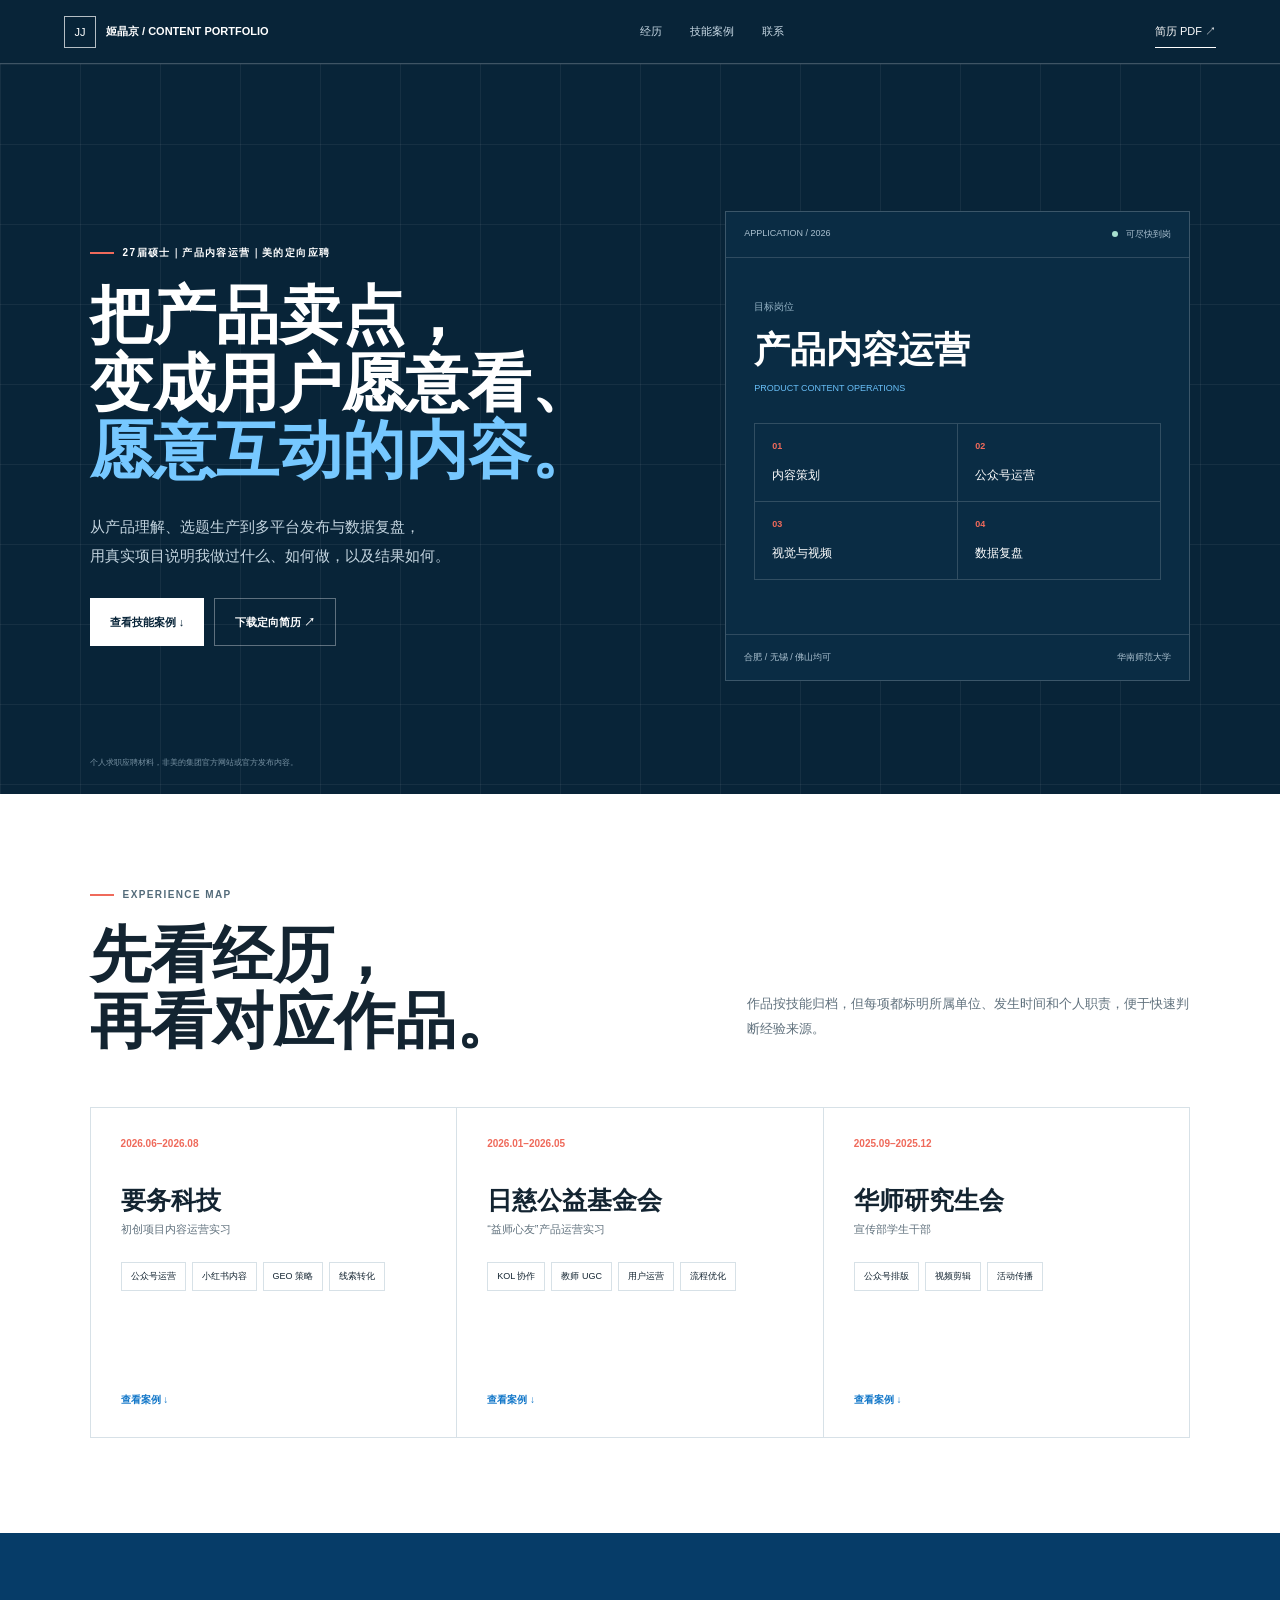
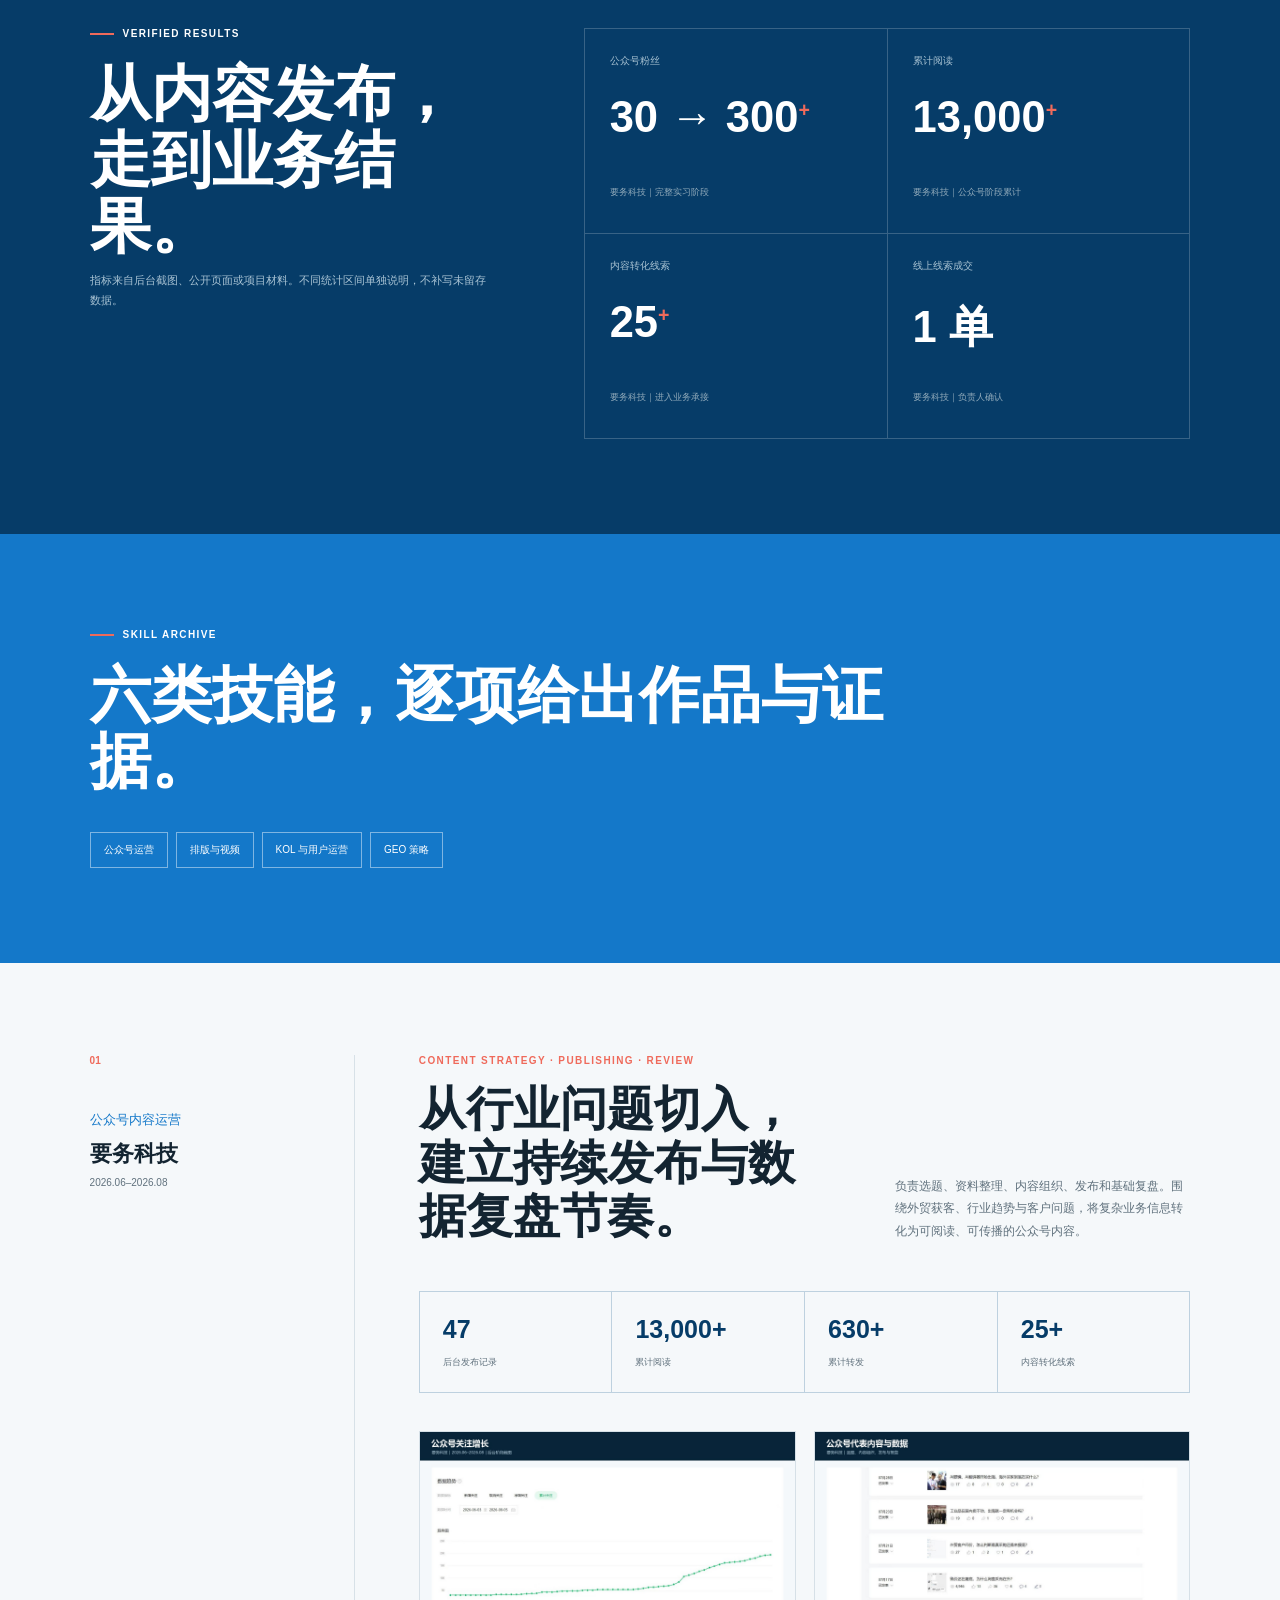
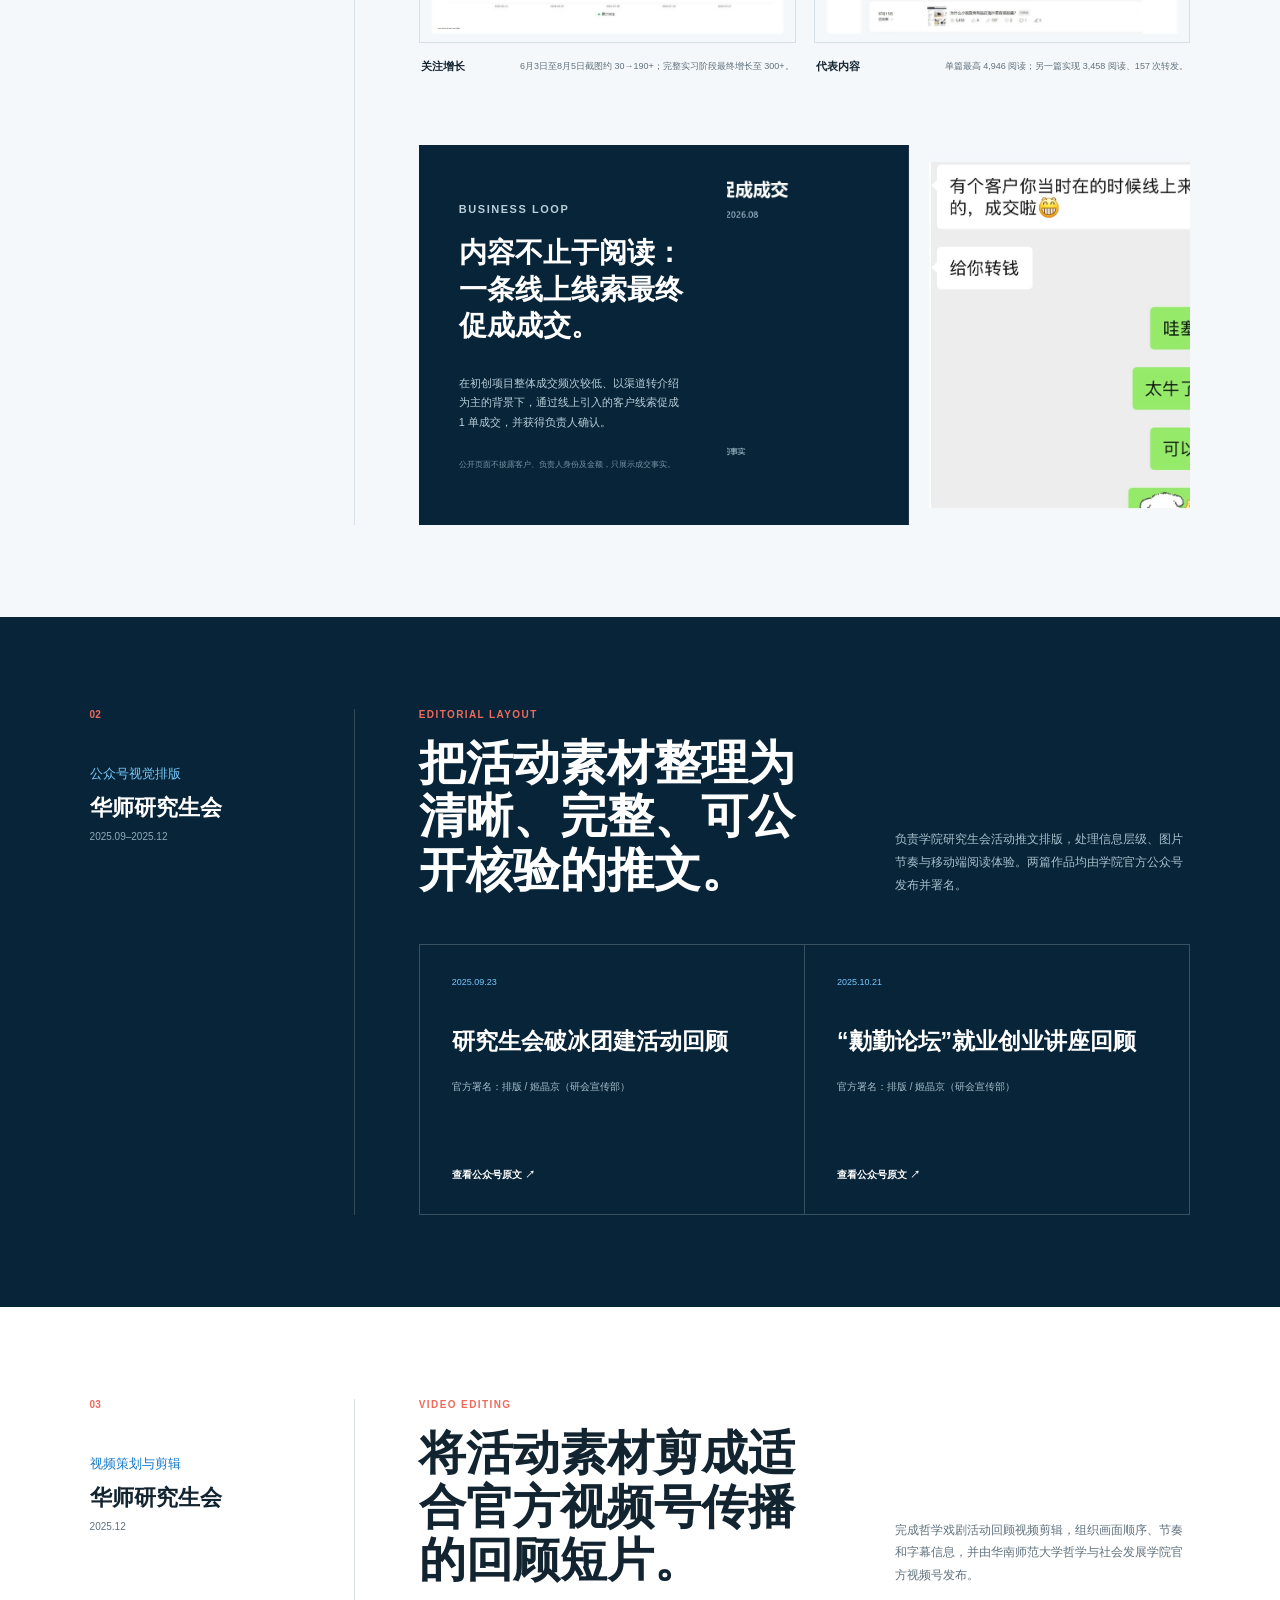
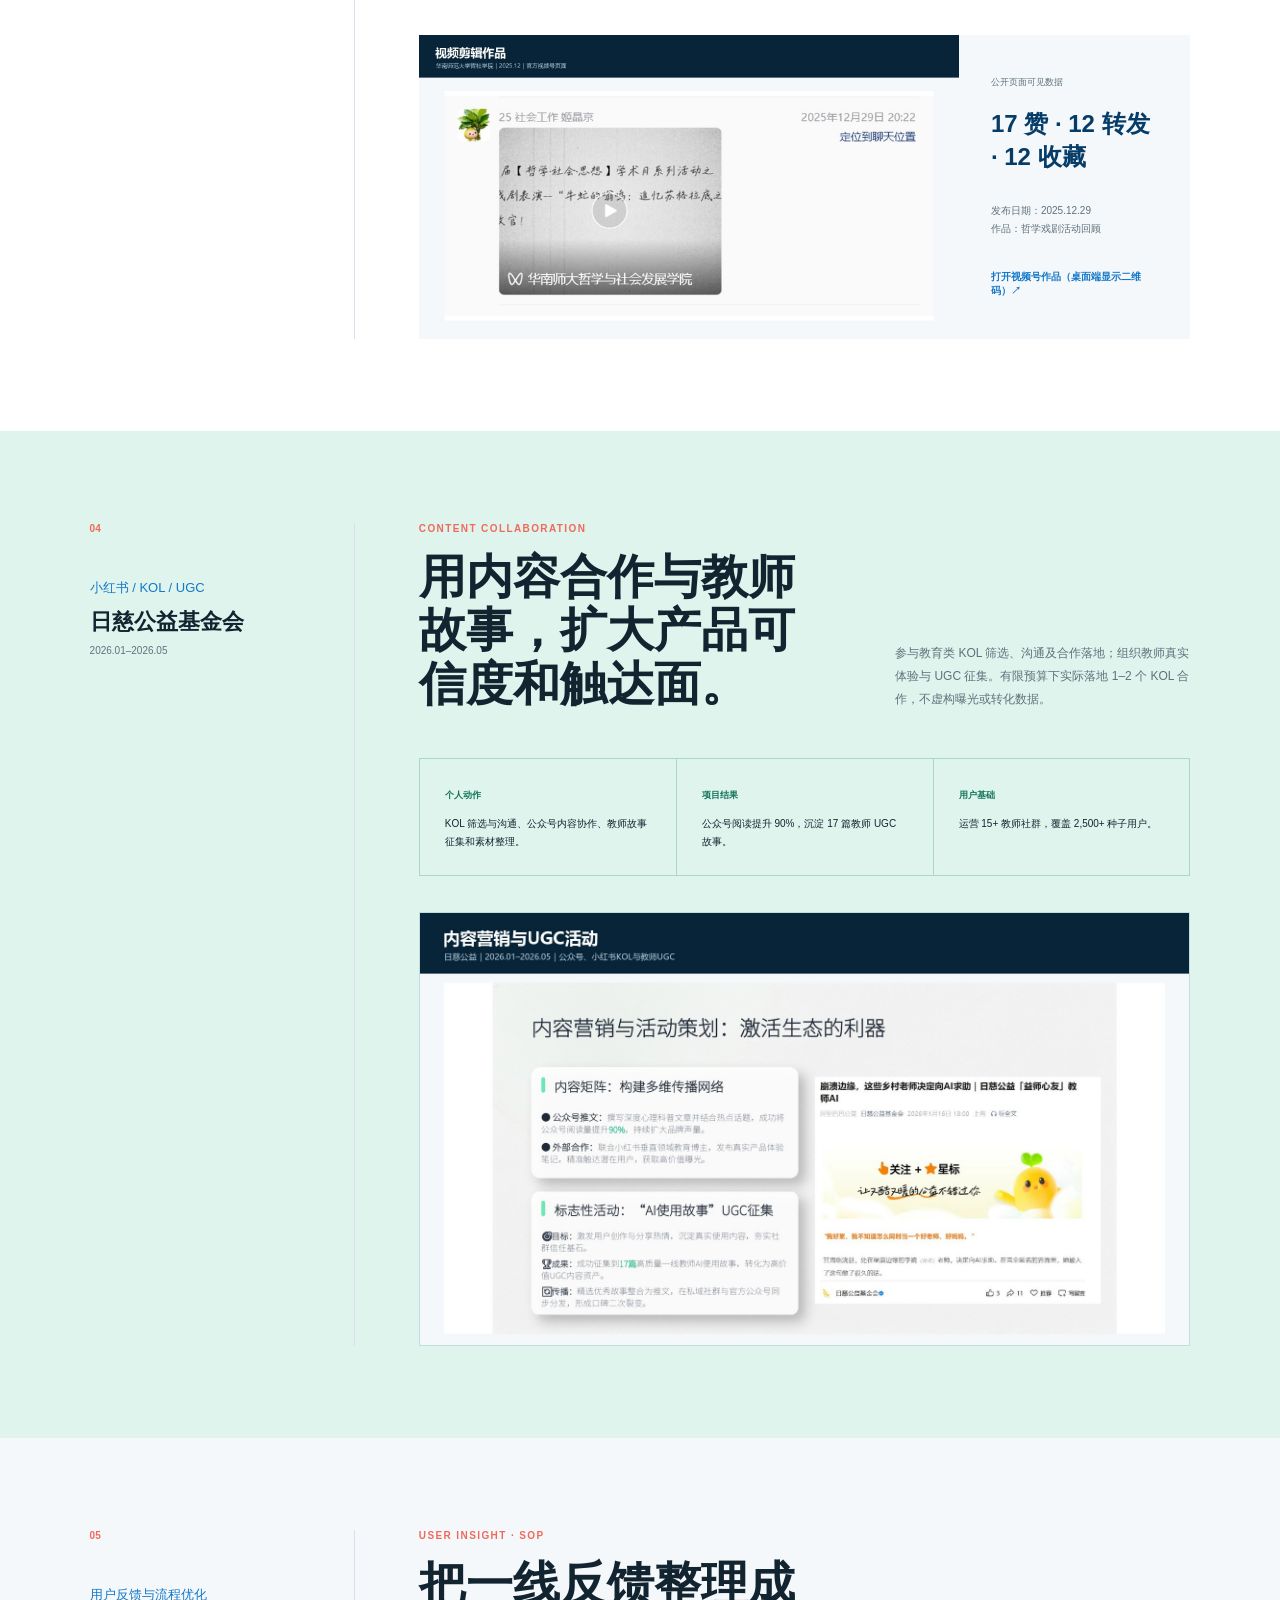
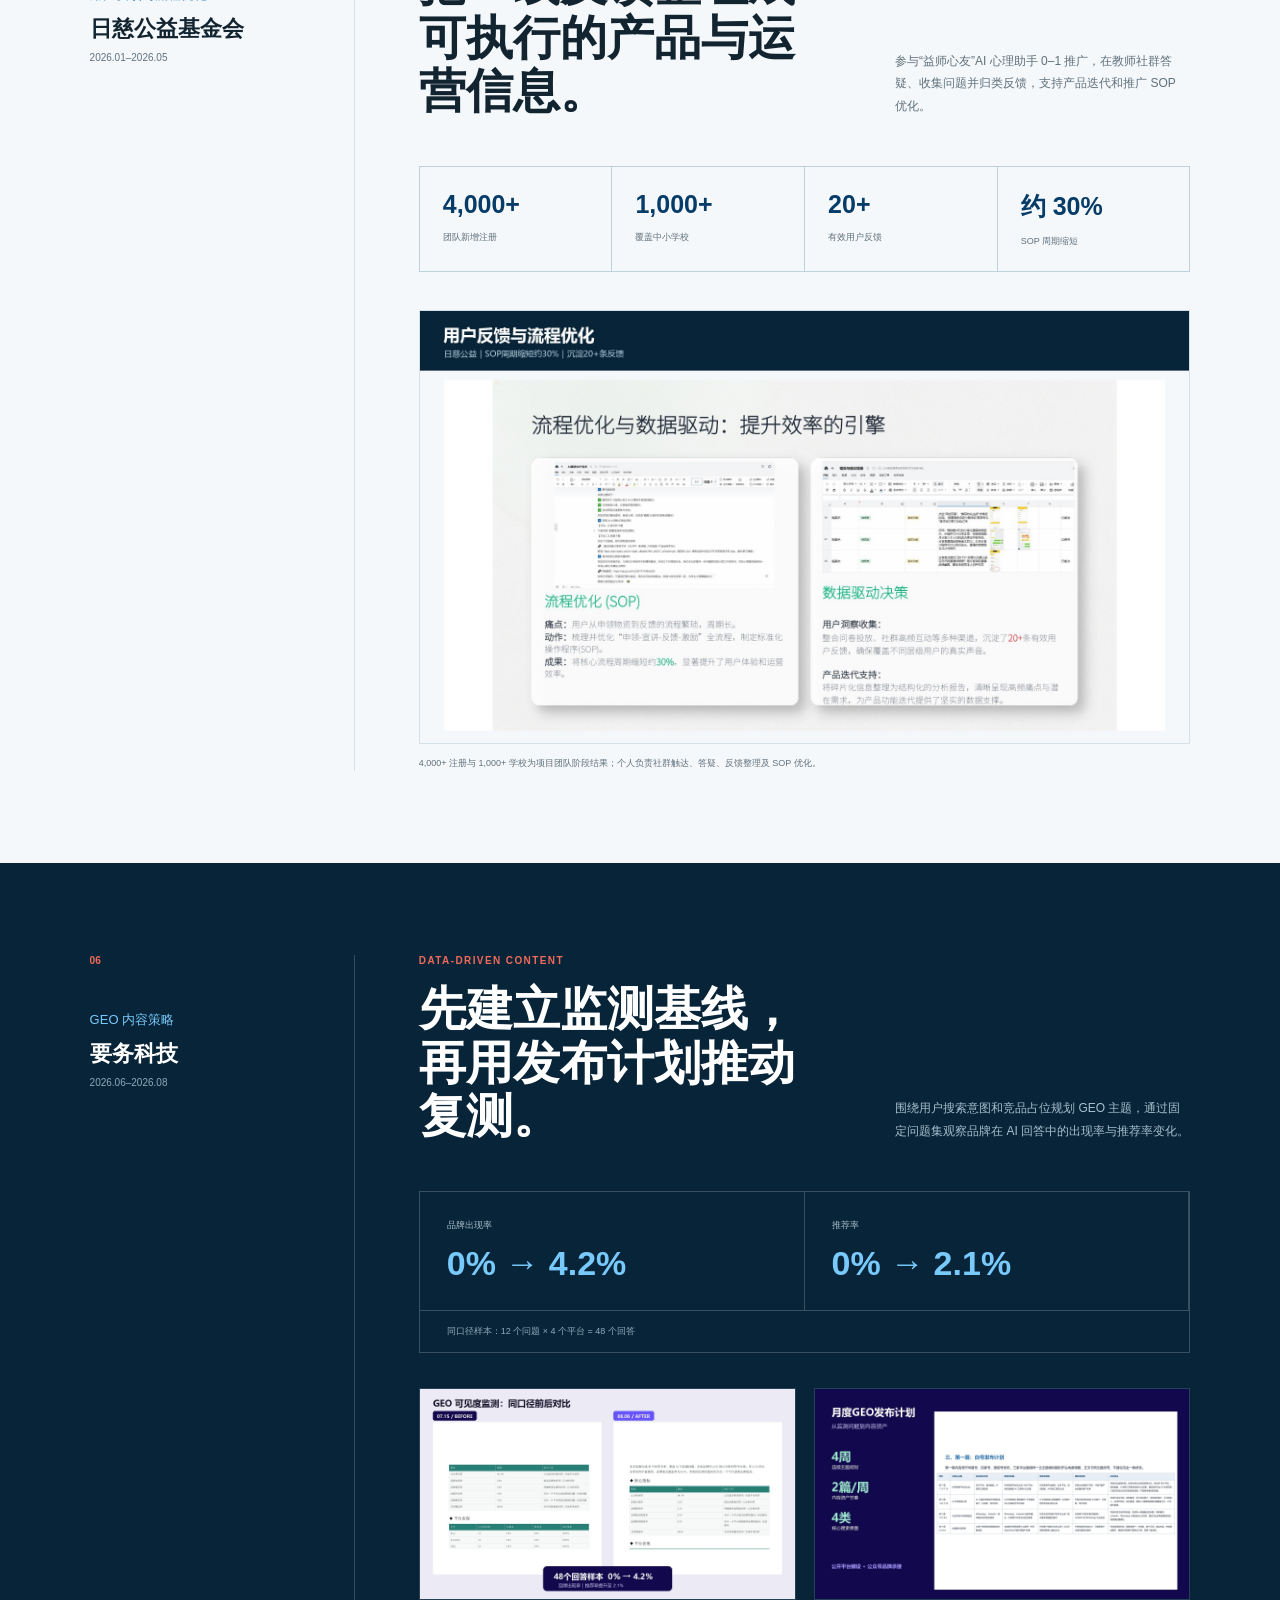
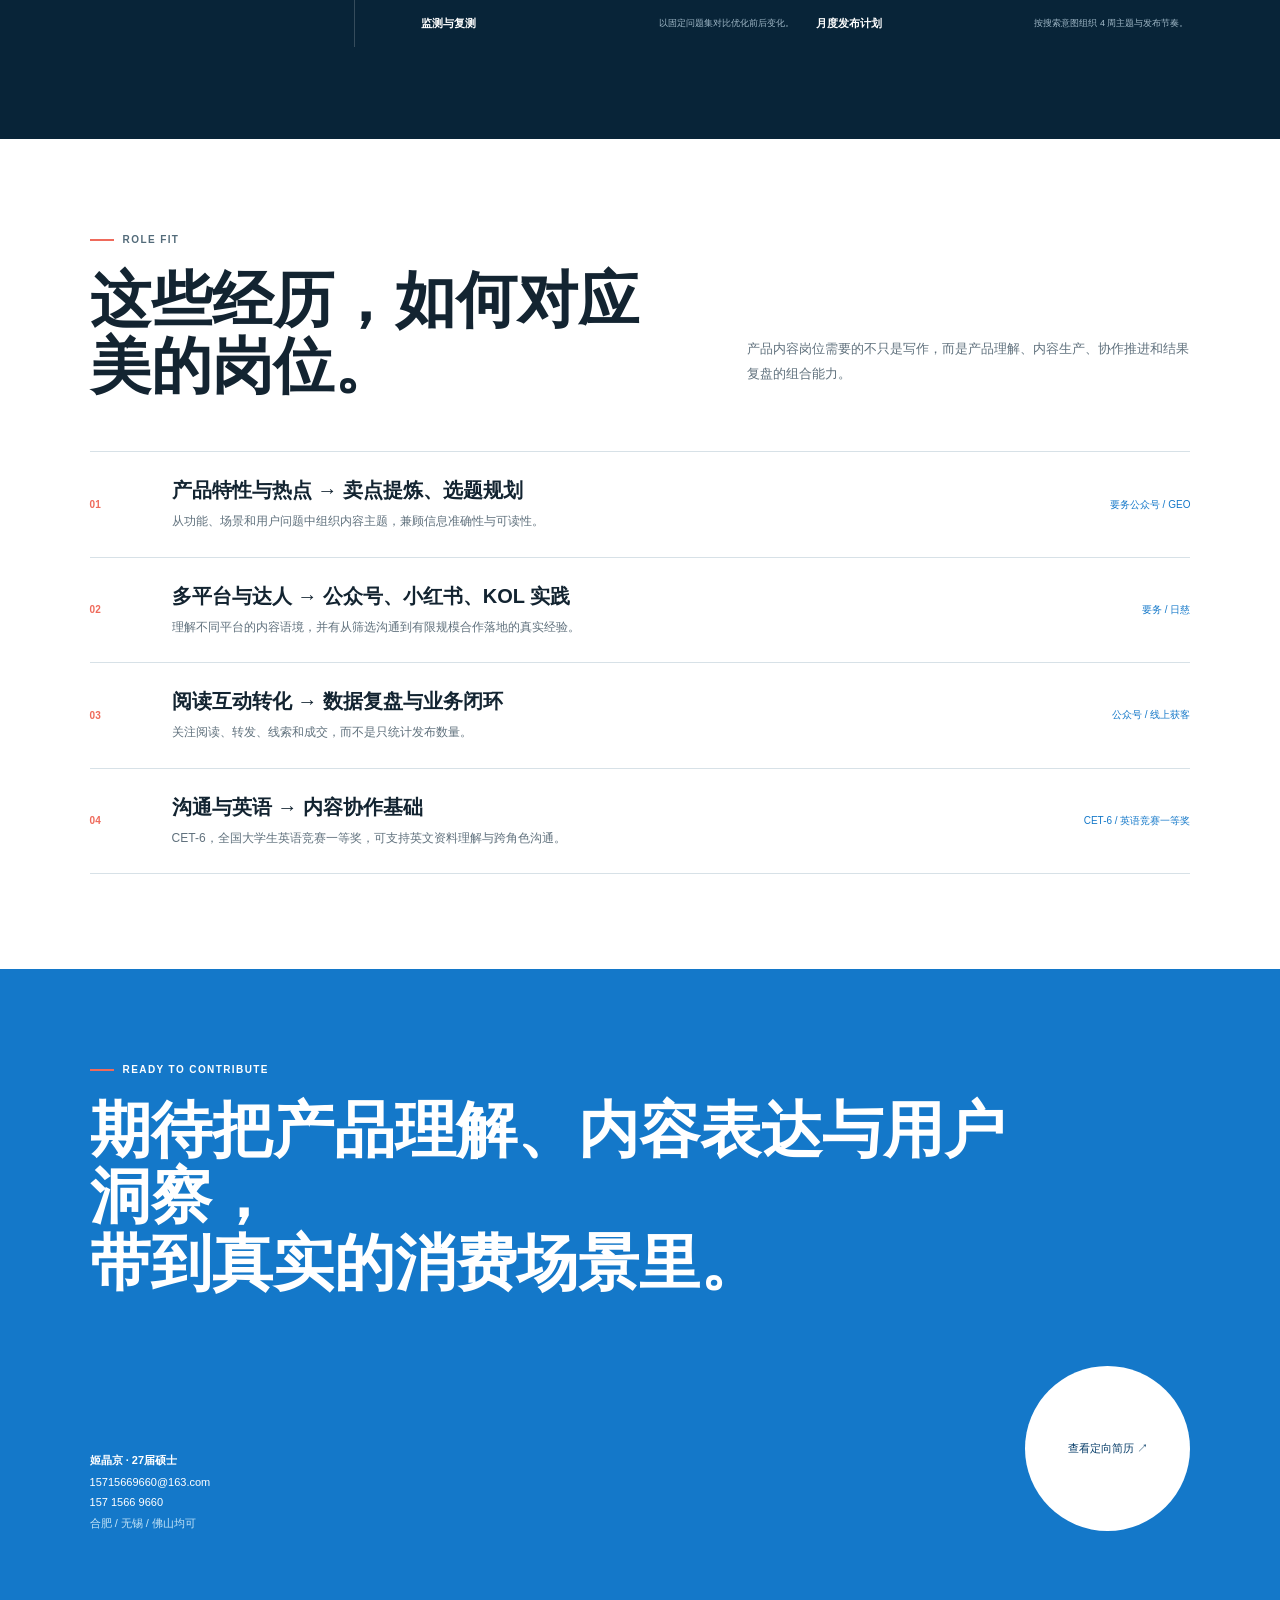
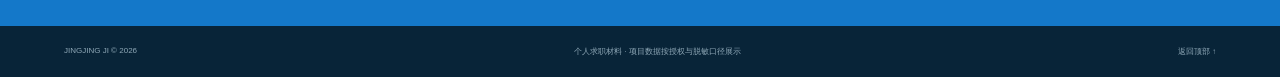
<file: midea/index.html>
<!doctype html>
<html lang="zh-CN">
<head>
  <meta charset="utf-8">
  <meta name="viewport" content="width=device-width, initial-scale=1">
  <meta http-equiv="Cache-Control" content="no-cache, no-store, must-revalidate">
  <meta http-equiv="Pragma" content="no-cache">
  <meta http-equiv="Expires" content="0">
  <meta name="description" content="姬晶京，美的产品内容运营岗位定向作品集。">
  <title>姬晶京｜美的产品内容运营定向作品集</title>
  <link rel="stylesheet" href="styles.css?v=20260920-2">
</head>
<body>
  <header class="site-header">
    <a class="brand" href="#top" aria-label="返回顶部"><span>JJ</span><b>姬晶京 / CONTENT PORTFOLIO</b></a>
    <nav aria-label="页面导航"><a href="#experience">经历</a><a href="#work">技能案例</a><a href="#contact">联系</a></nav>
    <a class="header-action" href="assets/Midea_Product_Content_Resume_Jijingjing.pdf" target="_blank" rel="noopener">简历 PDF ↗</a>
  </header>

  <main id="top">
    <section class="hero">
      <div class="hero-copy reveal">
        <p class="kicker"><span></span>27届硕士｜产品内容运营｜美的定向应聘</p>
        <h1>把产品卖点，<br>变成用户愿意看、<br><em>愿意互动的内容。</em></h1>
        <p class="hero-lead">从产品理解、选题生产到多平台发布与数据复盘，<br>用真实项目说明我做过什么、如何做，以及结果如何。</p>
        <div class="hero-actions"><a class="button primary" href="#work">查看技能案例 ↓</a><a class="button secondary" href="assets/Midea_Product_Content_Resume_Jijingjing.pdf" target="_blank" rel="noopener">下载定向简历 ↗</a></div>
      </div>
      <div class="hero-board reveal" aria-label="个人能力概览">
        <div class="board-head"><span>APPLICATION / 2026</span><span><i></i> 可尽快到岗</span></div>
        <div class="board-center"><p>目标岗位</p><strong>产品内容运营</strong><small>PRODUCT CONTENT OPERATIONS</small></div>
        <div class="capability-grid"><div><b>01</b><span>内容策划</span></div><div><b>02</b><span>公众号运营</span></div><div><b>03</b><span>视觉与视频</span></div><div><b>04</b><span>数据复盘</span></div></div>
        <div class="board-foot"><span>合肥 / 无锡 / 佛山均可</span><span>华南师范大学</span></div>
      </div>
      <p class="hero-note">个人求职应聘材料，非美的集团官方网站或官方发布内容。</p>
    </section>

    <section id="experience" class="experience section">
      <div class="section-heading reveal"><div><p class="kicker dark"><span></span>EXPERIENCE MAP</p><h2>先看经历，<br>再看对应作品。</h2></div><p>作品按技能归档，但每项都标明所属单位、发生时间和个人职责，便于快速判断经验来源。</p></div>
      <div class="timeline">
        <article class="reveal"><time>2026.06–2026.08</time><h3>要务科技</h3><p>初创项目内容运营实习</p><div><span>公众号运营</span><span>小红书内容</span><span>GEO 策略</span><span>线索转化</span></div><a href="#wechat">查看案例 ↓</a></article>
        <article class="reveal"><time>2026.01–2026.05</time><h3>日慈公益基金会</h3><p>“益师心友”产品运营实习</p><div><span>KOL 协作</span><span>教师 UGC</span><span>用户运营</span><span>流程优化</span></div><a href="#foundation">查看案例 ↓</a></article>
        <article class="reveal"><time>2025.09–2025.12</time><h3>华师研究生会</h3><p>宣传部学生干部</p><div><span>公众号排版</span><span>视频剪辑</span><span>活动传播</span></div><a href="#campus">查看案例 ↓</a></article>
      </div>
    </section>

    <section class="results section" aria-labelledby="results-title">
      <div class="result-intro reveal"><p class="kicker"><span></span>VERIFIED RESULTS</p><h2 id="results-title">从内容发布，<br>走到业务结果。</h2><p>指标来自后台截图、公开页面或项目材料。不同统计区间单独说明，不补写未留存数据。</p></div>
      <div class="result-grid"><article class="reveal"><span>公众号粉丝</span><strong>30 → 300<sup>+</sup></strong><p>要务科技｜完整实习阶段</p></article><article class="reveal"><span>累计阅读</span><strong>13,000<sup>+</sup></strong><p>要务科技｜公众号阶段累计</p></article><article class="reveal"><span>内容转化线索</span><strong>25<sup>+</sup></strong><p>要务科技｜进入业务承接</p></article><article class="reveal"><span>线上线索成交</span><strong>1 单</strong><p>要务科技｜负责人确认</p></article></div>
    </section>

    <section id="work" class="archive">
      <div class="archive-head section reveal"><p class="kicker"><span></span>SKILL ARCHIVE</p><h2>六类技能，逐项给出作品与证据。</h2><div class="skill-nav" aria-label="技能案例快速导航"><a href="#wechat">公众号运营</a><a href="#campus">排版与视频</a><a href="#foundation">KOL 与用户运营</a><a href="#geo">GEO 策略</a></div></div>

      <article id="wechat" class="skill-band light">
        <div class="skill-aside reveal"><span class="skill-no">01</span><p>公众号内容运营</p><strong>要务科技</strong><time>2026.06–2026.08</time></div>
        <div class="skill-body">
          <div class="skill-intro reveal"><div><p class="eyebrow">CONTENT STRATEGY · PUBLISHING · REVIEW</p><h3>从行业问题切入，建立持续发布与数据复盘节奏。</h3></div><p>负责选题、资料整理、内容组织、发布和基础复盘。围绕外贸获客、行业趋势与客户问题，将复杂业务信息转化为可阅读、可传播的公众号内容。</p></div>
          <div class="fact-strip reveal"><div><b>47</b><span>后台发布记录</span></div><div><b>13,000+</b><span>累计阅读</span></div><div><b>630+</b><span>累计转发</span></div><div><b>25+</b><span>内容转化线索</span></div></div>
          <div class="evidence-grid"><figure class="reveal"><img src="assets/evidence-wechat-growth.jpg" alt="要务科技公众号关注增长后台截图"><figcaption><b>关注增长</b><span>6月3日至8月5日截图约 30→190+；完整实习阶段最终增长至 300+。</span></figcaption></figure><figure class="reveal"><img src="assets/evidence-wechat-performance.jpg" alt="要务科技公众号代表文章后台数据"><figcaption><b>代表内容</b><span>单篇最高 4,946 阅读；另一篇实现 3,458 阅读、157 次转发。</span></figcaption></figure></div>
          <div class="conversion reveal"><div><p class="eyebrow">BUSINESS LOOP</p><h4>内容不止于阅读：一条线上线索最终促成成交。</h4><p>在初创项目整体成交频次较低、以渠道转介绍为主的背景下，通过线上引入的客户线索促成 1 单成交，并获得负责人确认。</p><small>公开页面不披露客户、负责人身份及金额，只展示成交事实。</small></div><img src="assets/evidence-online-sale.jpg" alt="线上引入客户促成成交的脱敏确认截图"></div>
        </div>
      </article>

      <article id="campus" class="skill-band navy">
        <div class="skill-aside reveal"><span class="skill-no">02</span><p>公众号视觉排版</p><strong>华师研究生会</strong><time>2025.09–2025.12</time></div>
        <div class="skill-body">
          <div class="skill-intro reveal"><div><p class="eyebrow">EDITORIAL LAYOUT</p><h3>把活动素材整理为清晰、完整、可公开核验的推文。</h3></div><p>负责学院研究生会活动推文排版，处理信息层级、图片节奏与移动端阅读体验。两篇作品均由学院官方公众号发布并署名。</p></div>
          <div class="link-works"><a class="work-link reveal" href="https://mp.weixin.qq.com/s/J_W4f0voPHhwaqP19DkyCA" target="_blank" rel="noopener"><span>2025.09.23</span><h4>研究生会破冰团建活动回顾</h4><p>官方署名：排版 / 姬晶京（研会宣传部）</p><b>查看公众号原文 ↗</b></a><a class="work-link reveal" href="https://mp.weixin.qq.com/s/j180JPfsrY7GdQyXPitxQQ" target="_blank" rel="noopener"><span>2025.10.21</span><h4>“勷勤论坛”就业创业讲座回顾</h4><p>官方署名：排版 / 姬晶京（研会宣传部）</p><b>查看公众号原文 ↗</b></a></div>
        </div>
      </article>

      <article class="skill-band white">
        <div class="skill-aside reveal"><span class="skill-no">03</span><p>视频策划与剪辑</p><strong>华师研究生会</strong><time>2025.12</time></div>
        <div class="skill-body">
          <div class="skill-intro reveal"><div><p class="eyebrow">VIDEO EDITING</p><h3>将活动素材剪成适合官方视频号传播的回顾短片。</h3></div><p>完成哲学戏剧活动回顾视频剪辑，组织画面顺序、节奏和字幕信息，并由华南师范大学哲学与社会发展学院官方视频号发布。</p></div>
          <div class="video-proof reveal"><img src="assets/evidence-campus-video.jpg" alt="华师哲社学院官方视频号作品页面"><div><span>公开页面可见数据</span><strong>17 赞 · 12 转发 · 12 收藏</strong><p>发布日期：2025.12.29<br>作品：哲学戏剧活动回顾</p><a href="https://weixin.qq.com/sph/APCoysAw6B" target="_blank" rel="noopener">打开视频号作品（桌面端显示二维码）↗</a></div></div>
        </div>
      </article>

      <article id="foundation" class="skill-band mint">
        <div class="skill-aside reveal"><span class="skill-no">04</span><p>小红书 / KOL / UGC</p><strong>日慈公益基金会</strong><time>2026.01–2026.05</time></div>
        <div class="skill-body">
          <div class="skill-intro reveal"><div><p class="eyebrow">CONTENT COLLABORATION</p><h3>用内容合作与教师故事，扩大产品可信度和触达面。</h3></div><p>参与教育类 KOL 筛选、沟通及合作落地；组织教师真实体验与 UGC 征集。有限预算下实际落地 1–2 个 KOL 合作，不虚构曝光或转化数据。</p></div>
          <div class="scope-grid reveal"><div><span>个人动作</span><p>KOL 筛选与沟通、公众号内容协作、教师故事征集和素材整理。</p></div><div><span>项目结果</span><p>公众号阅读提升 90%，沉淀 17 篇教师 UGC 故事。</p></div><div><span>用户基础</span><p>运营 15+ 教师社群，覆盖 2,500+ 种子用户。</p></div></div>
          <figure class="wide-evidence reveal"><img src="assets/evidence-foundation-content.jpg" alt="日慈公益内容营销和UGC项目材料"></figure>
        </div>
      </article>

      <article class="skill-band light">
        <div class="skill-aside reveal"><span class="skill-no">05</span><p>用户反馈与流程优化</p><strong>日慈公益基金会</strong><time>2026.01–2026.05</time></div>
        <div class="skill-body">
          <div class="skill-intro reveal"><div><p class="eyebrow">USER INSIGHT · SOP</p><h3>把一线反馈整理成可执行的产品与运营信息。</h3></div><p>参与“益师心友”AI 心理助手 0–1 推广，在教师社群答疑、收集问题并归类反馈，支持产品迭代和推广 SOP 优化。</p></div>
          <div class="fact-strip dark-facts reveal"><div><b>4,000+</b><span>团队新增注册</span></div><div><b>1,000+</b><span>覆盖中小学校</span></div><div><b>20+</b><span>有效用户反馈</span></div><div><b>约 30%</b><span>SOP 周期缩短</span></div></div>
          <figure class="wide-evidence reveal"><img src="assets/evidence-foundation-ops.jpg" alt="日慈公益用户反馈和运营流程优化材料"><figcaption>4,000+ 注册与 1,000+ 学校为项目团队阶段结果；个人负责社群触达、答疑、反馈整理及 SOP 优化。</figcaption></figure>
        </div>
      </article>

      <article id="geo" class="skill-band navy">
        <div class="skill-aside reveal"><span class="skill-no">06</span><p>GEO 内容策略</p><strong>要务科技</strong><time>2026.06–2026.08</time></div>
        <div class="skill-body">
          <div class="skill-intro reveal"><div><p class="eyebrow">DATA-DRIVEN CONTENT</p><h3>先建立监测基线，再用发布计划推动复测。</h3></div><p>围绕用户搜索意图和竞品占位规划 GEO 主题，通过固定问题集观察品牌在 AI 回答中的出现率与推荐率变化。</p></div>
          <div class="geo-result reveal"><div><span>品牌出现率</span><strong>0% → 4.2%</strong></div><div><span>推荐率</span><strong>0% → 2.1%</strong></div><p>同口径样本：12 个问题 × 4 个平台 = 48 个回答</p></div>
          <div class="evidence-grid"><figure class="reveal"><img src="../assets/evidence-geo-before-after.jpg" alt="GEO品牌可见度监测前后对比"><figcaption><b>监测与复测</b><span>以固定问题集对比优化前后变化。</span></figcaption></figure><figure class="reveal"><img src="../assets/evidence-geo-plan.jpg" alt="GEO月度内容发布计划节选"><figcaption><b>月度发布计划</b><span>按搜索意图组织 4 周主题与发布节奏。</span></figcaption></figure></div>
        </div>
      </article>
    </section>

    <section class="match section">
      <div class="section-heading reveal"><div><p class="kicker dark"><span></span>ROLE FIT</p><h2>这些经历，如何对应美的岗位。</h2></div><p>产品内容岗位需要的不只是写作，而是产品理解、内容生产、协作推进和结果复盘的组合能力。</p></div>
      <div class="match-list"><article class="reveal"><b>01</b><div><h3>产品特性与热点 → 卖点提炼、选题规划</h3><p>从功能、场景和用户问题中组织内容主题，兼顾信息准确性与可读性。</p></div><span>要务公众号 / GEO</span></article><article class="reveal"><b>02</b><div><h3>多平台与达人 → 公众号、小红书、KOL 实践</h3><p>理解不同平台的内容语境，并有从筛选沟通到有限规模合作落地的真实经验。</p></div><span>要务 / 日慈</span></article><article class="reveal"><b>03</b><div><h3>阅读互动转化 → 数据复盘与业务闭环</h3><p>关注阅读、转发、线索和成交，而不是只统计发布数量。</p></div><span>公众号 / 线上获客</span></article><article class="reveal"><b>04</b><div><h3>沟通与英语 → 内容协作基础</h3><p>CET-6，全国大学生英语竞赛一等奖，可支持英文资料理解与跨角色沟通。</p></div><span>CET-6 / 英语竞赛一等奖</span></article></div>
    </section>

    <section id="contact" class="contact section"><p class="kicker"><span></span>READY TO CONTRIBUTE</p><h2>期待把产品理解、内容表达与用户洞察，<br>带到真实的消费场景里。</h2><div class="contact-row"><div><b>姬晶京 · 27届硕士</b><a href="mailto:15715669660@163.com">15715669660@163.com</a><a href="tel:15715669660">157 1566 9660</a><span>合肥 / 无锡 / 佛山均可</span></div><a class="resume-circle" href="assets/Midea_Product_Content_Resume_Jijingjing.pdf" target="_blank" rel="noopener">查看定向简历 ↗</a></div></section>
  </main>
  <footer><span>JINGJING JI © 2026</span><span>个人求职材料 · 项目数据按授权与脱敏口径展示</span><a href="#top">返回顶部 ↑</a></footer>
  <script src="script.js"></script>
</body>
</html>
</file>
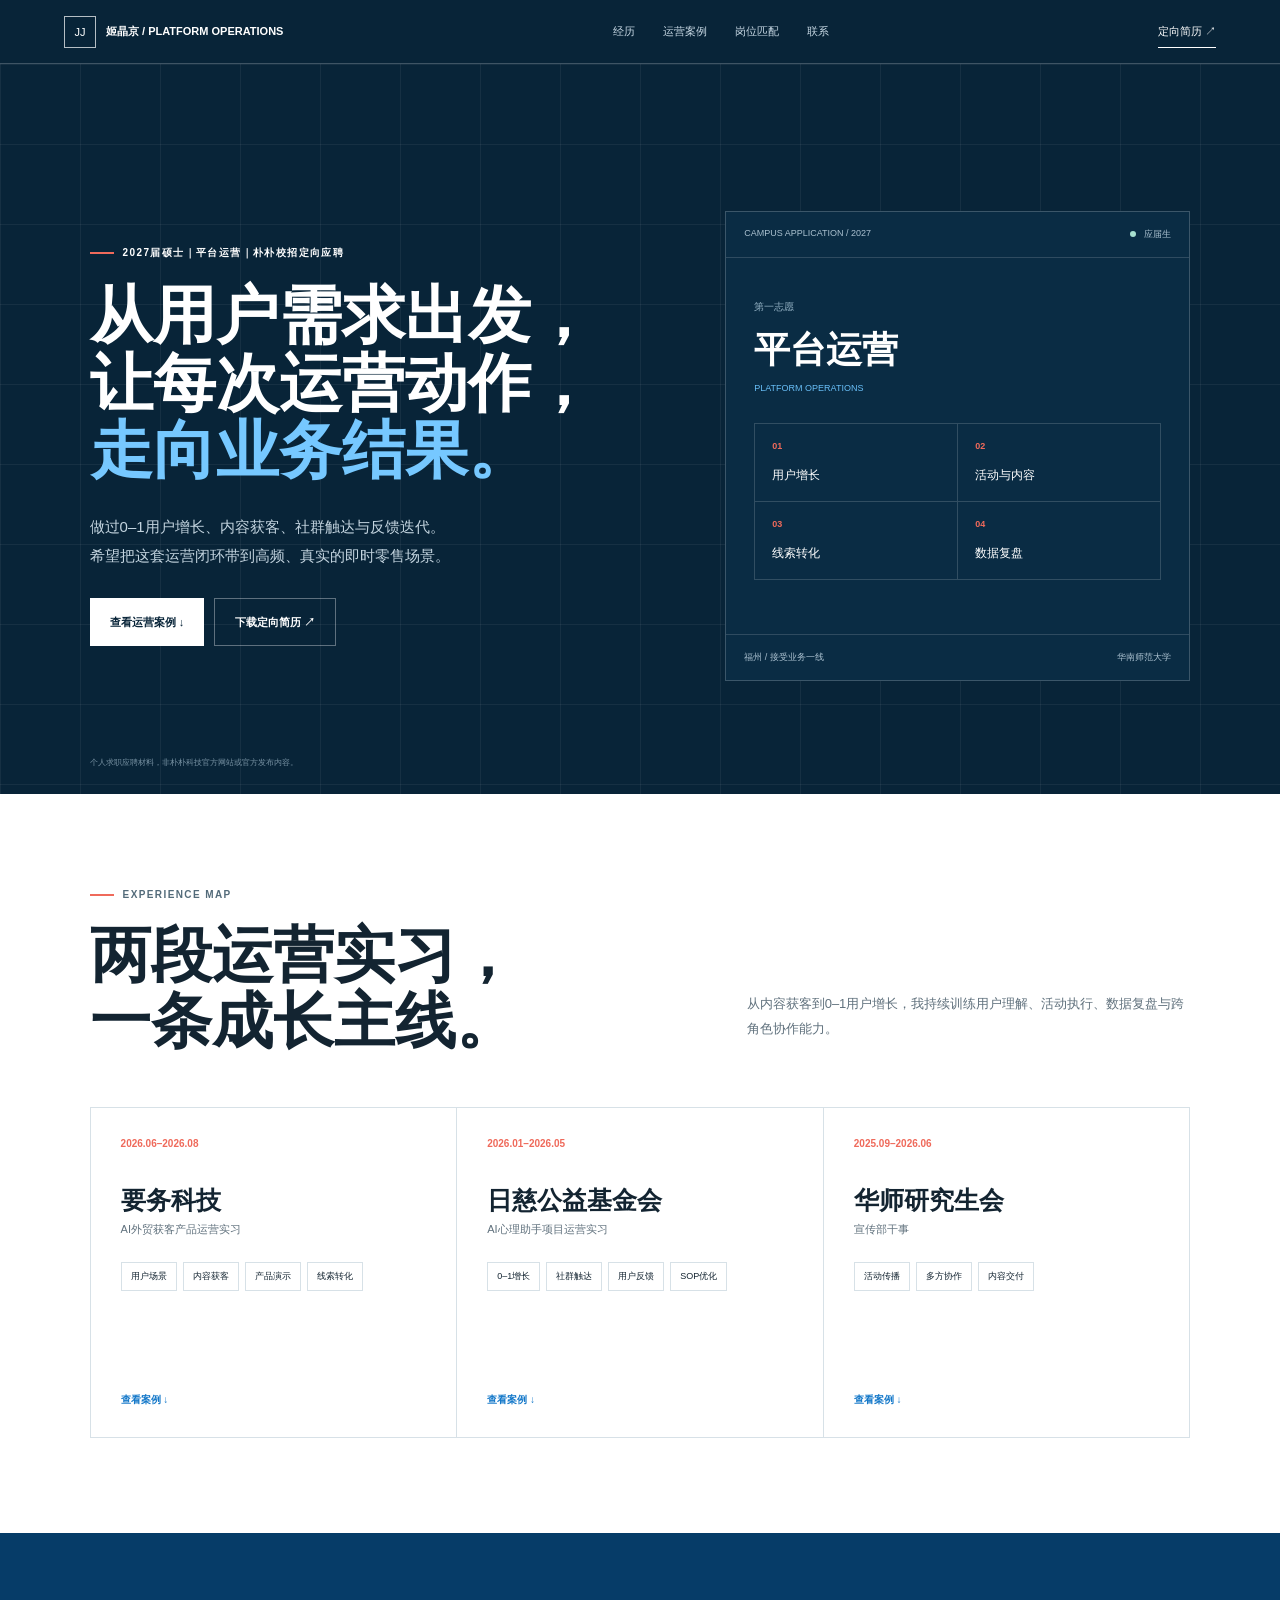
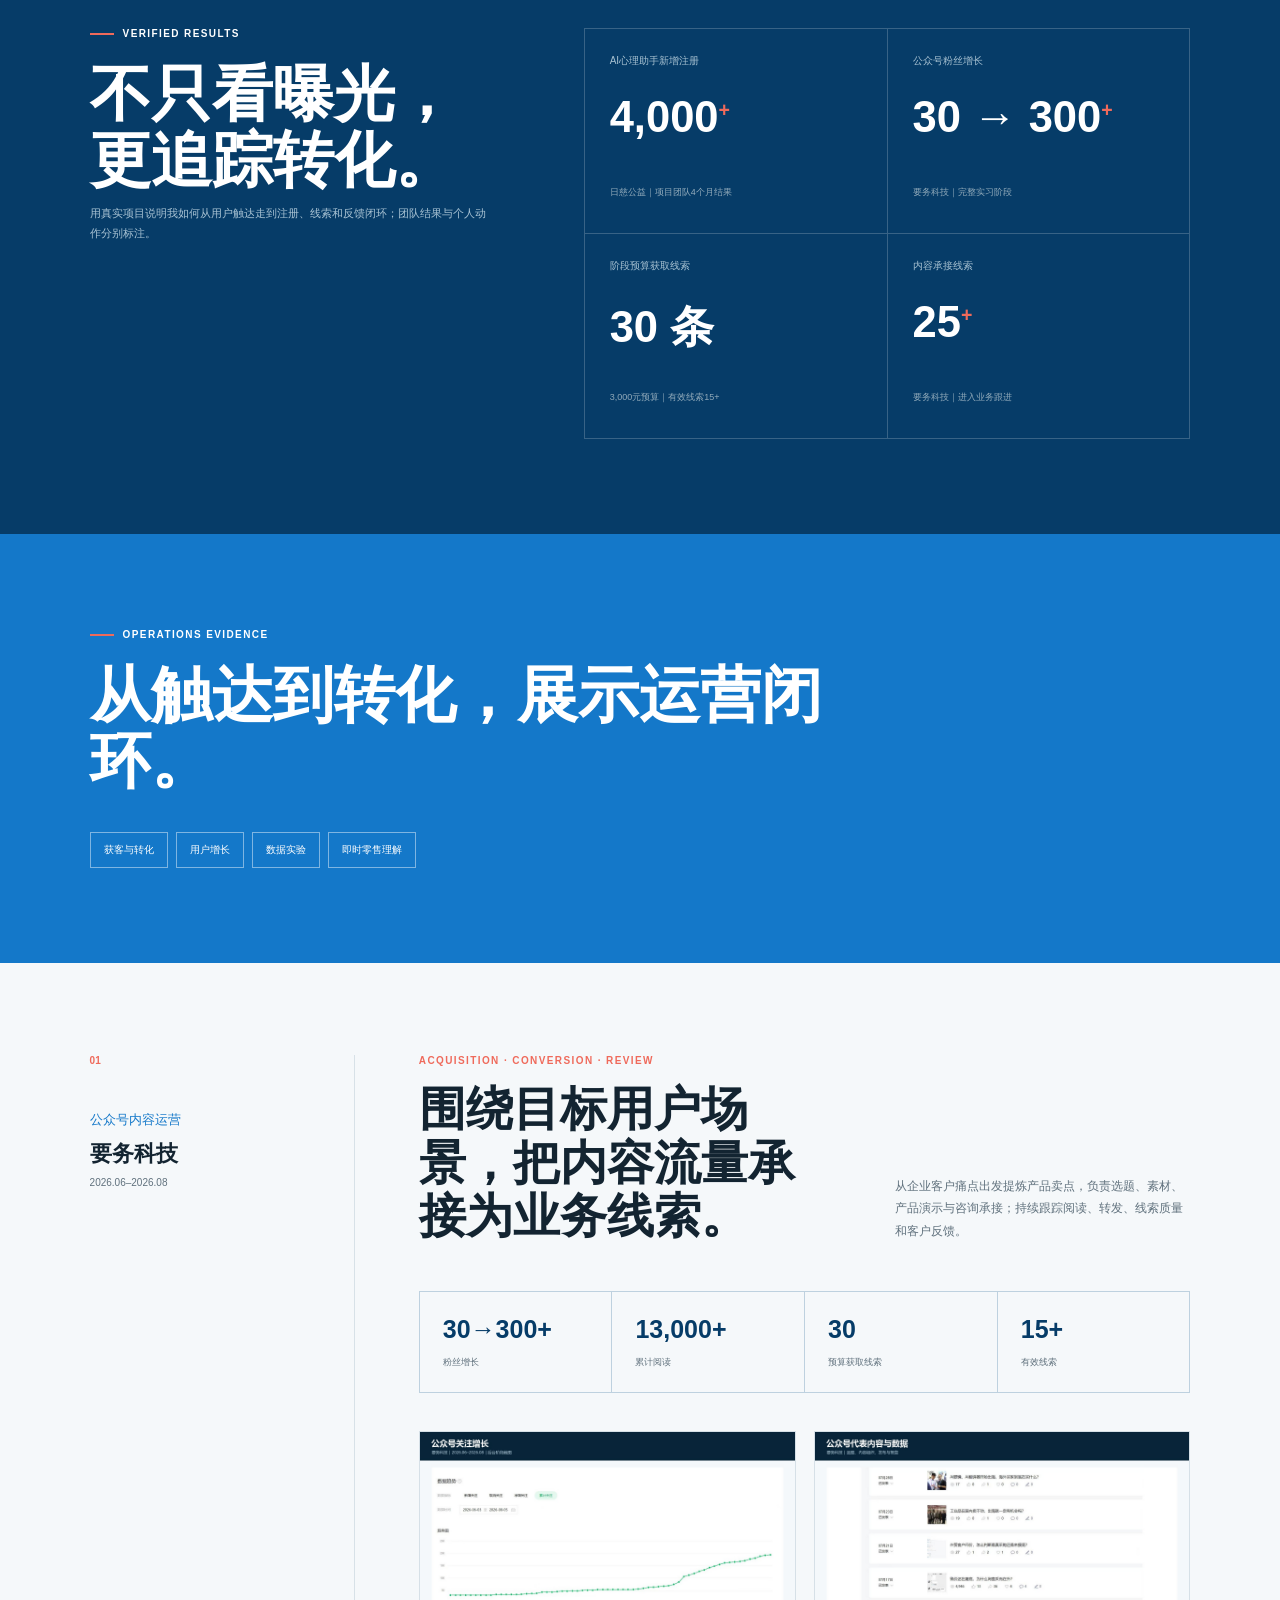
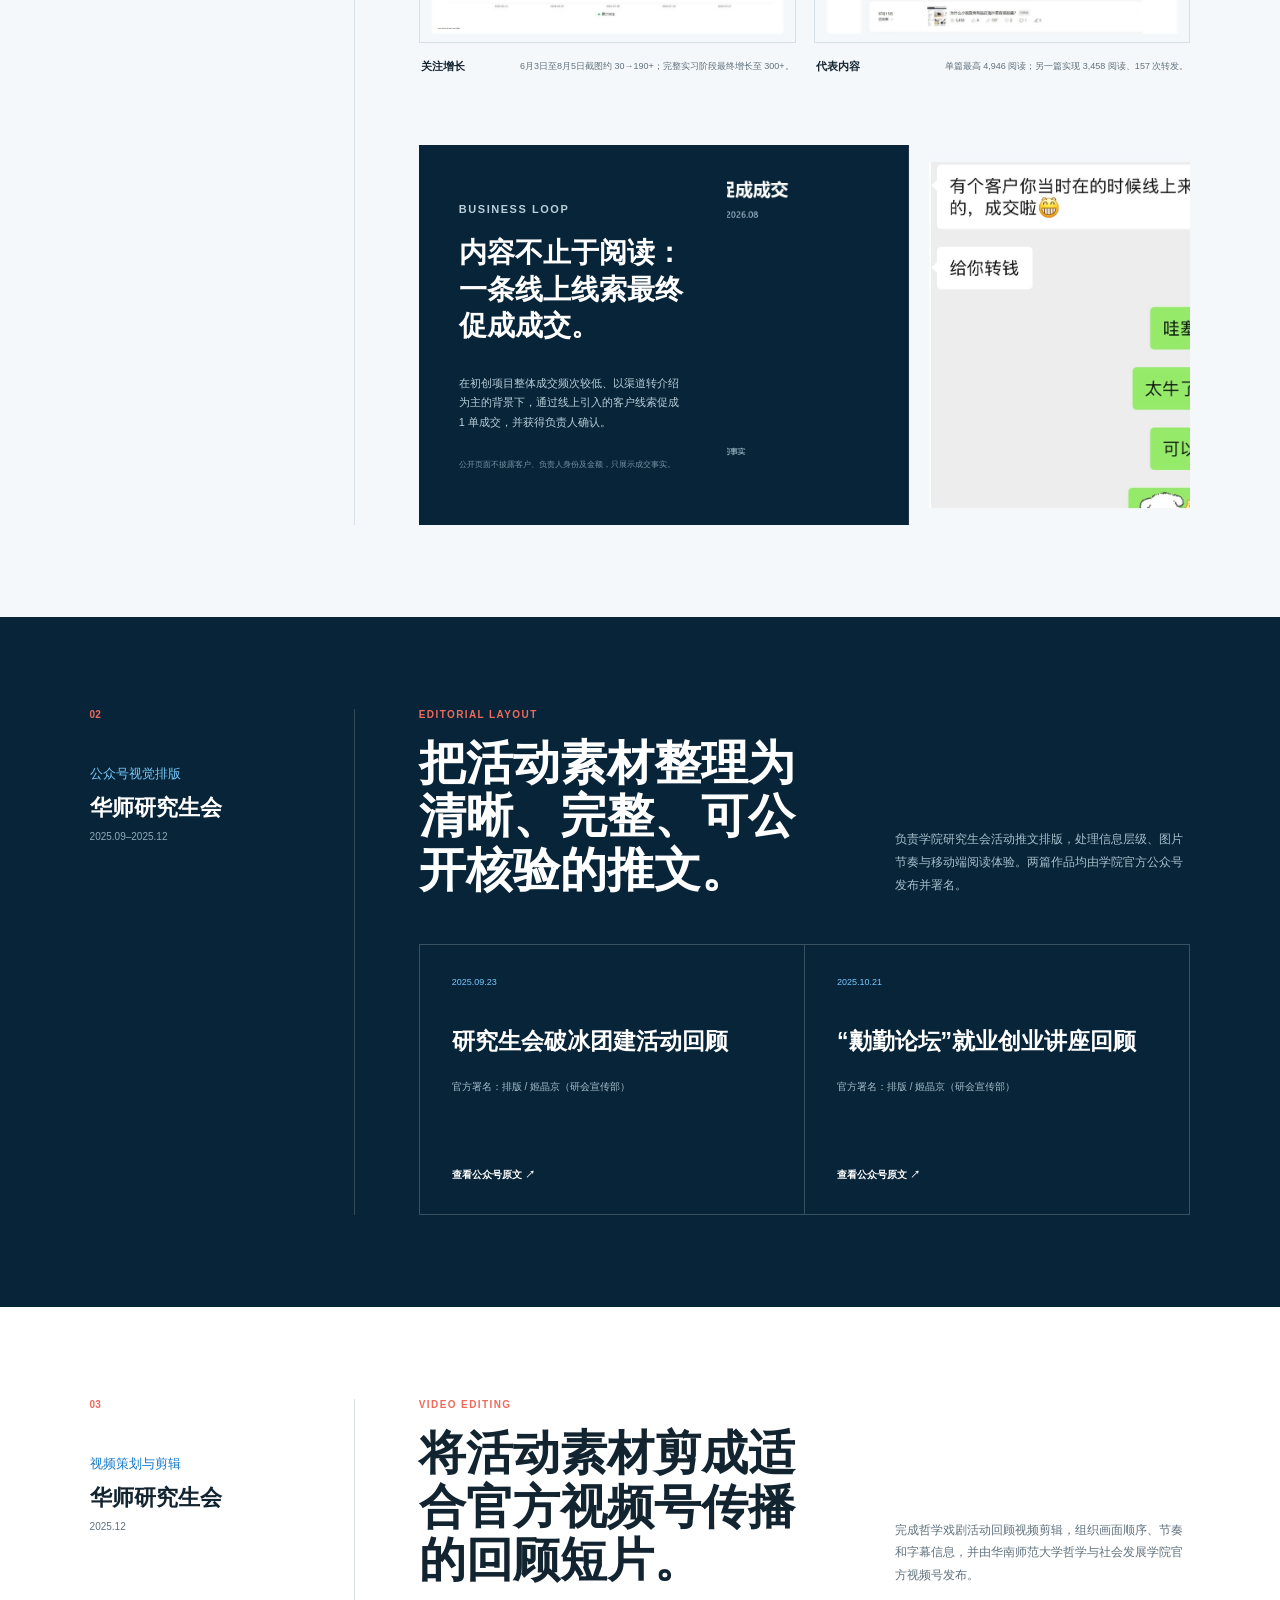
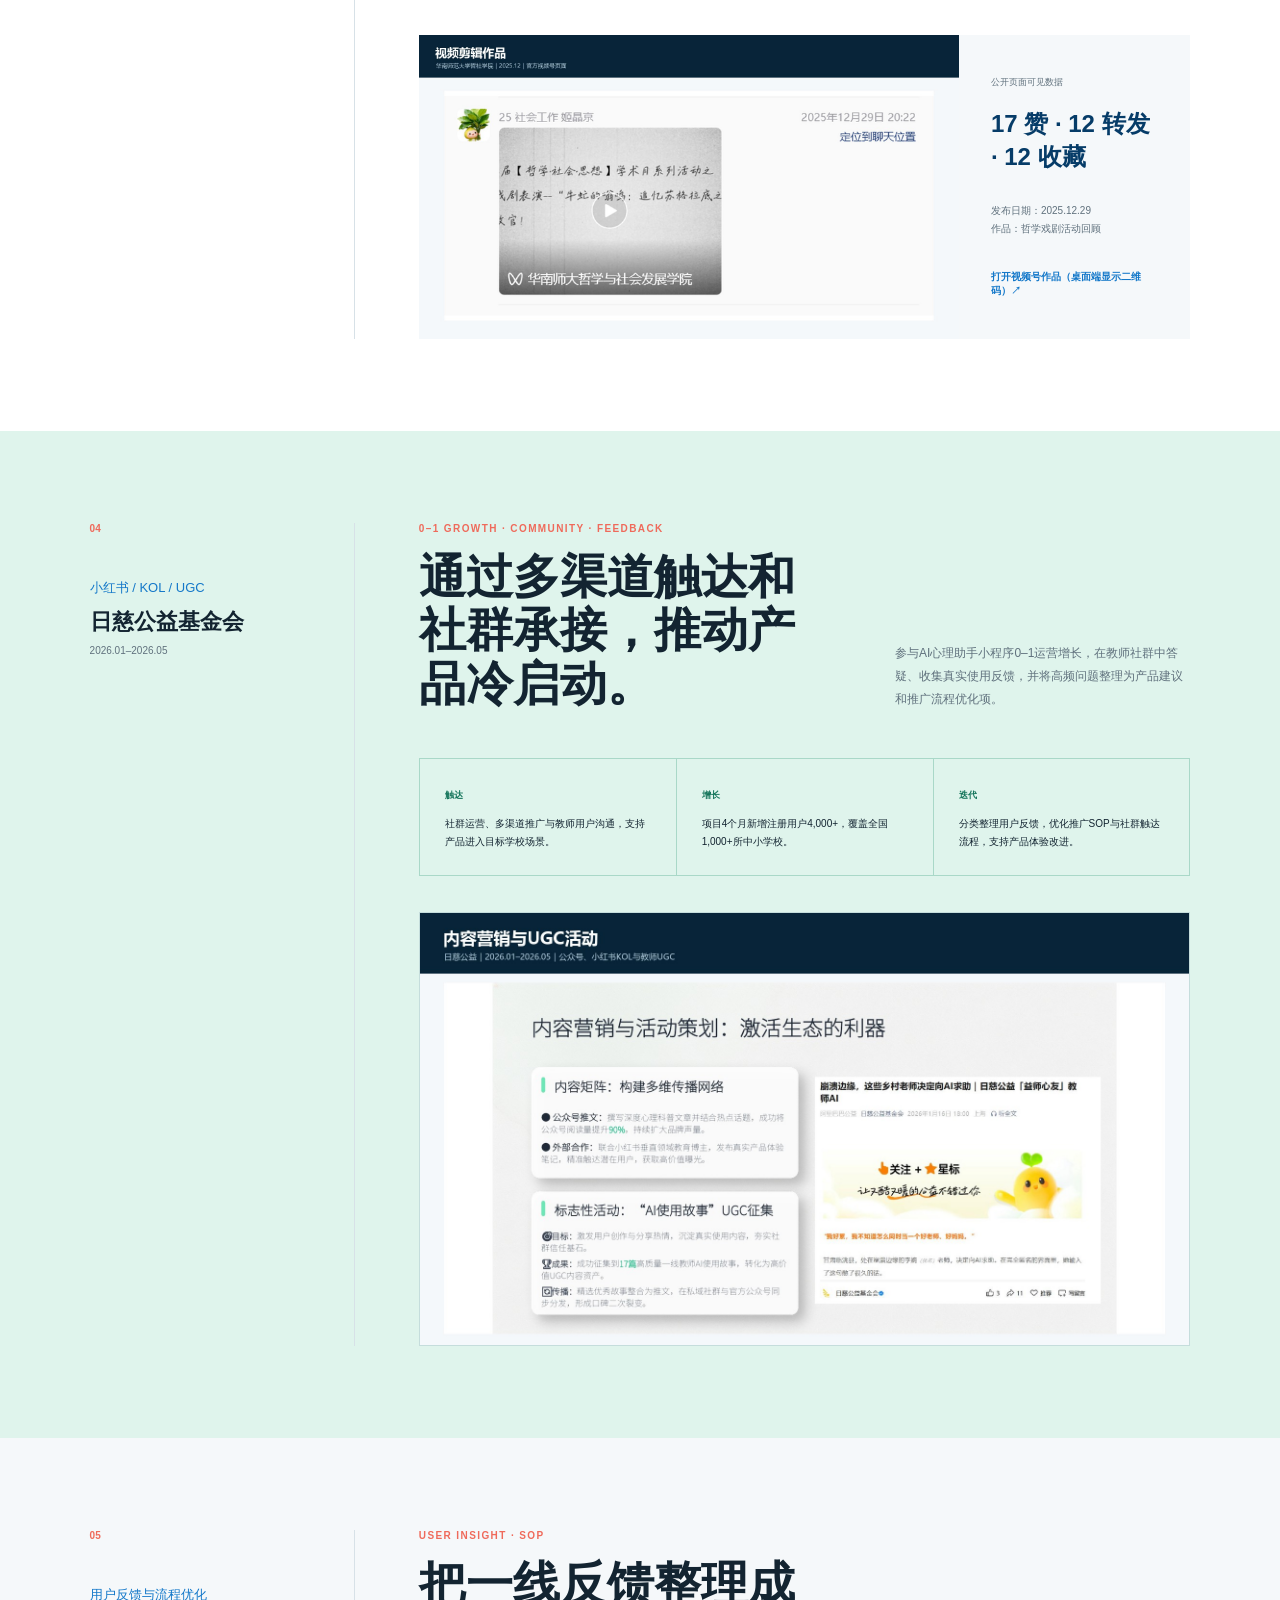
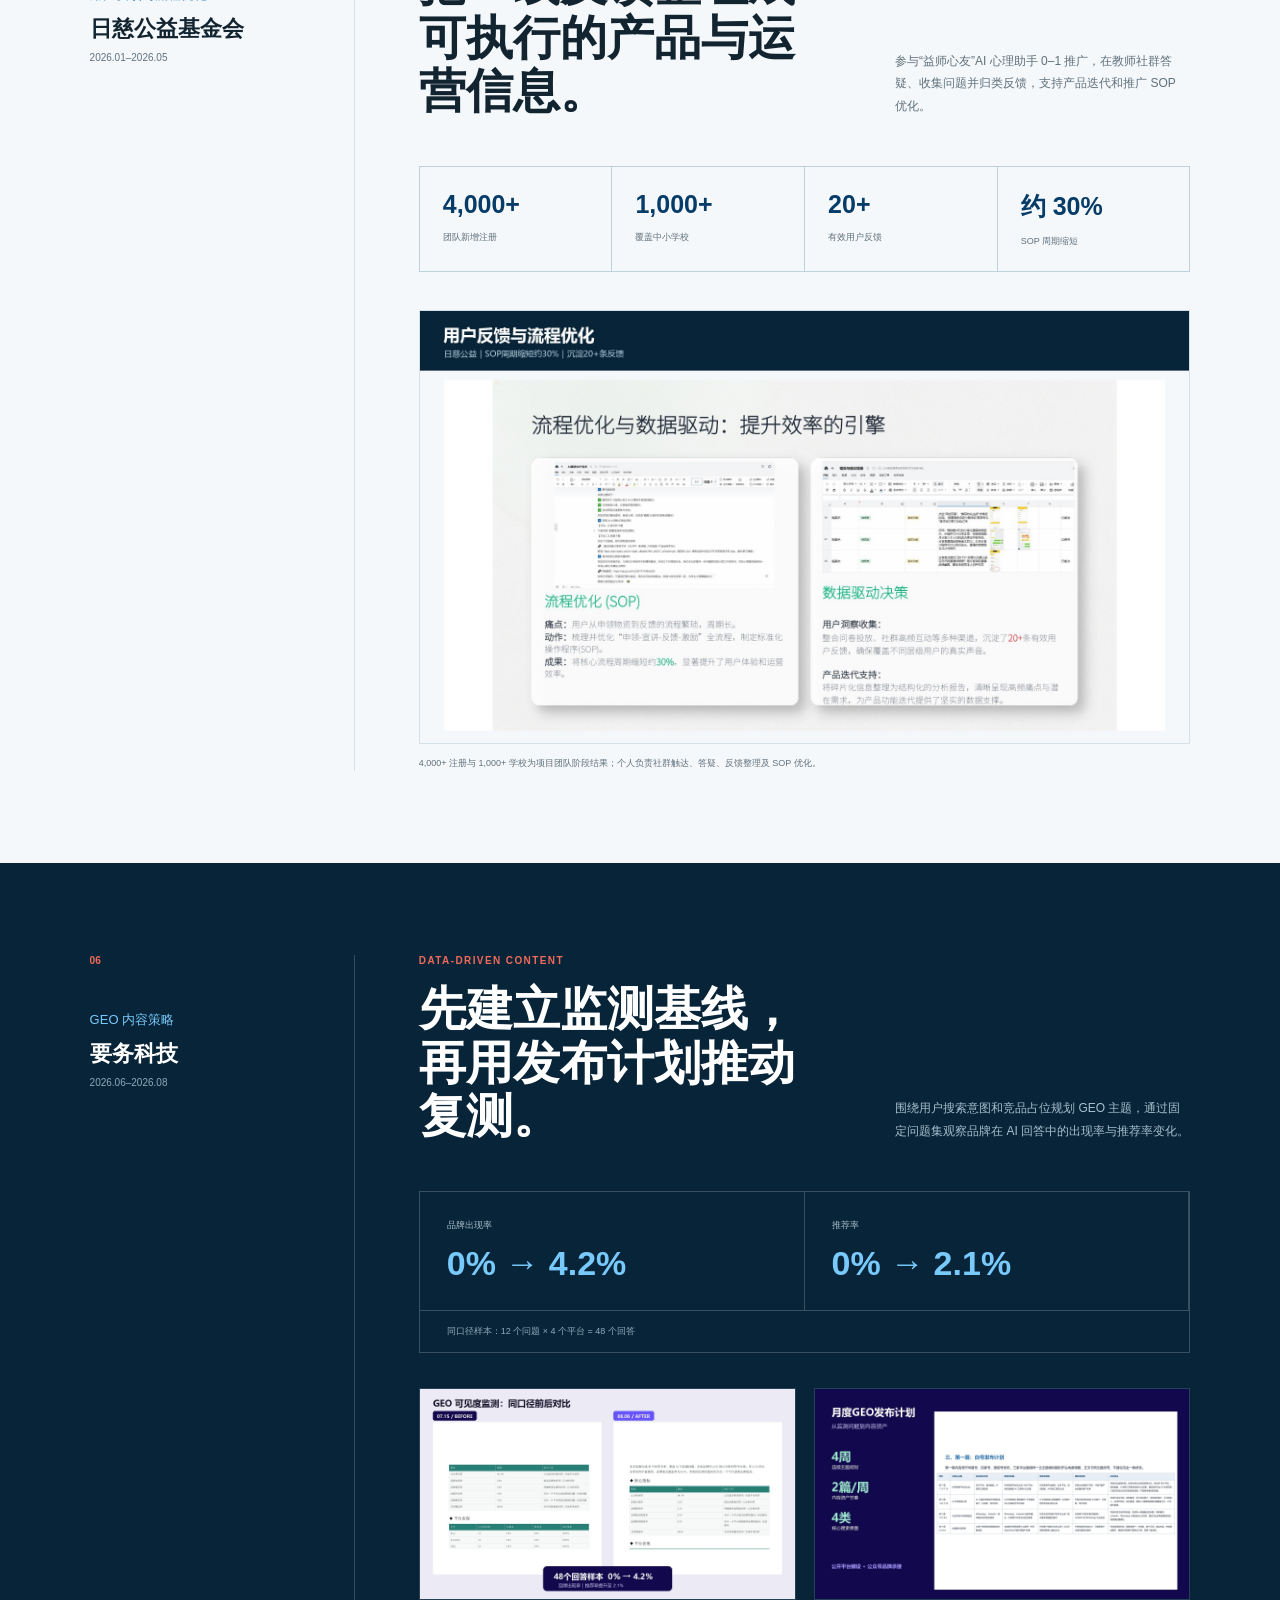
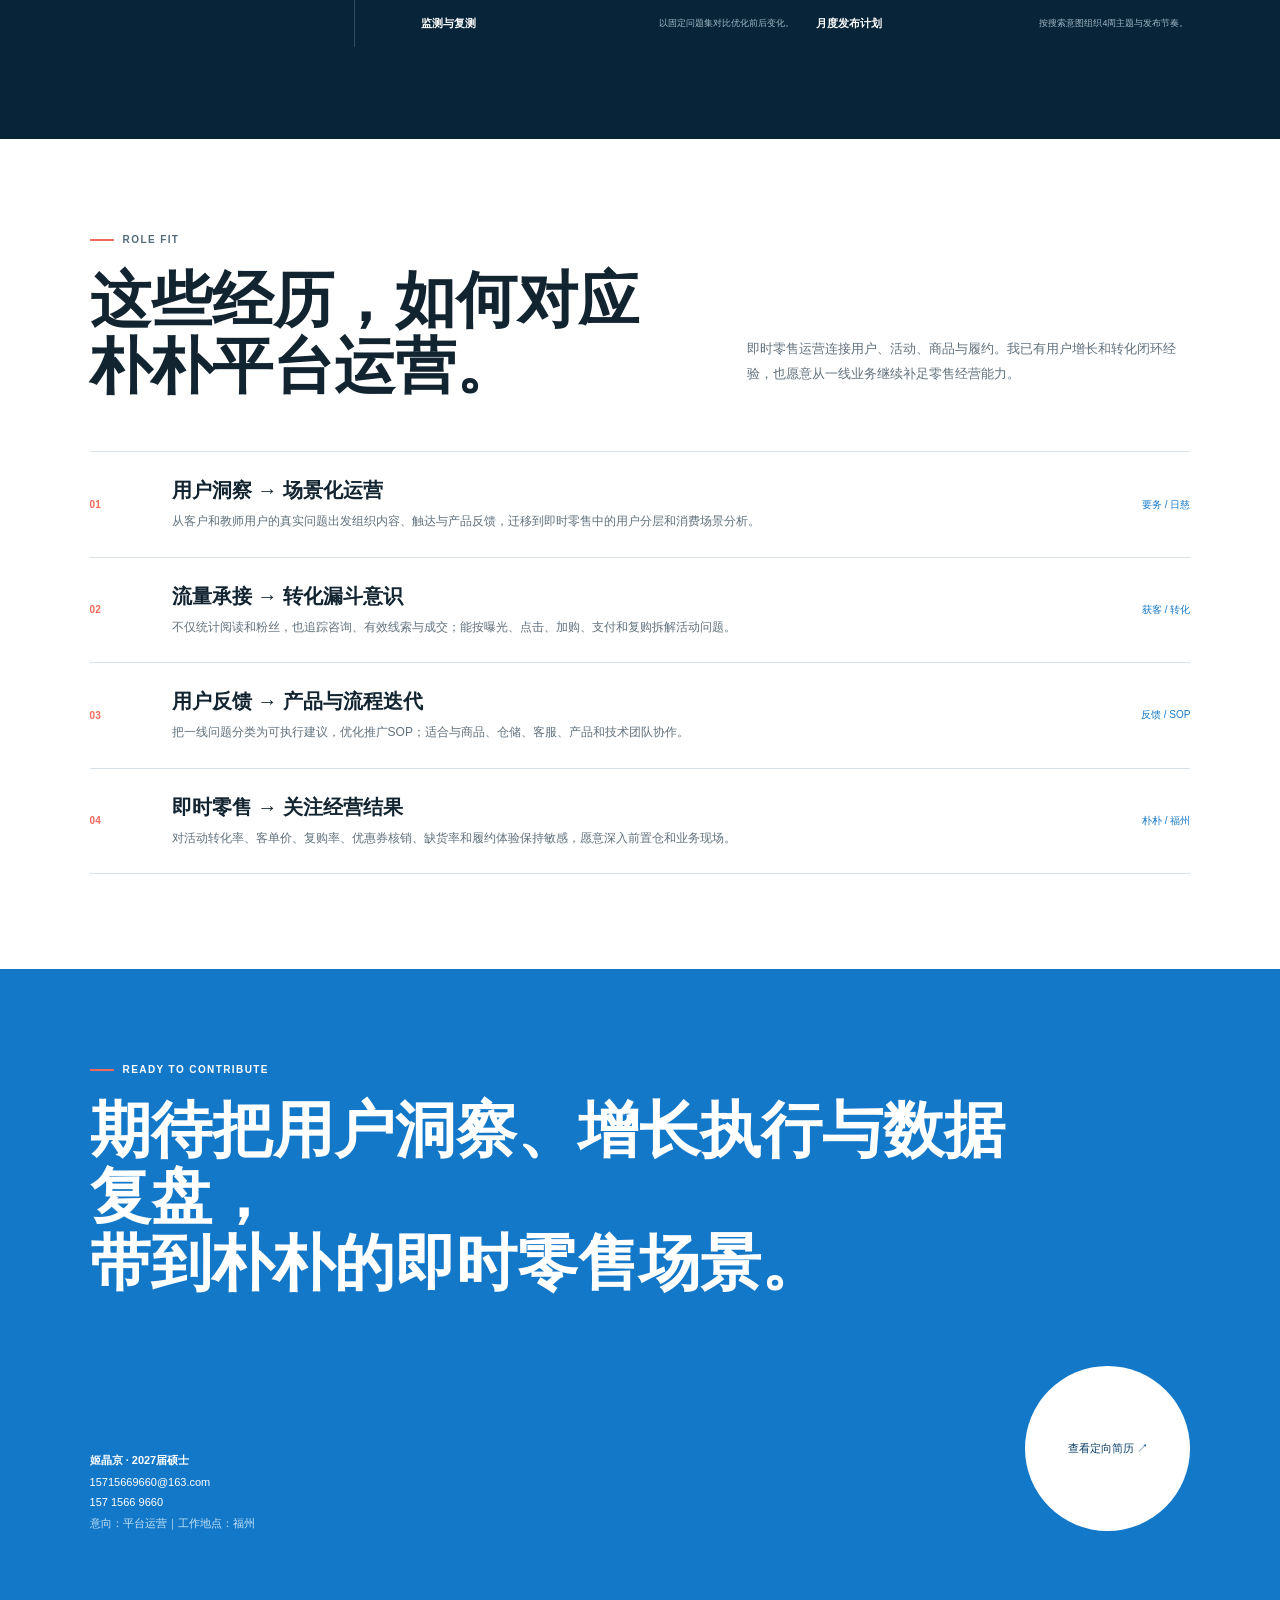
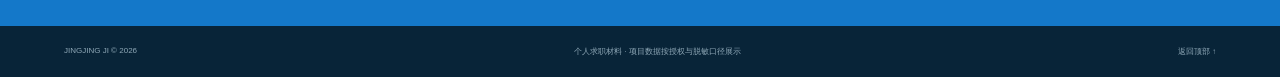
<file: pupu/index.html>
<!doctype html>
<html lang="zh-CN">
<head>
  <meta charset="utf-8">
  <meta name="viewport" content="width=device-width, initial-scale=1">
  <meta http-equiv="Cache-Control" content="no-cache, no-store, must-revalidate">
  <meta http-equiv="Pragma" content="no-cache">
  <meta http-equiv="Expires" content="0">
  <meta name="description" content="姬晶京，朴朴超市平台运营岗位定向简历与项目作品集。">
  <title>姬晶京｜朴朴平台运营定向作品集</title>
  <link rel="stylesheet" href="styles.css?v=20260921-1">
</head>
<body>
  <header class="site-header">
    <a class="brand" href="#top" aria-label="返回顶部"><span>JJ</span><b>姬晶京 / PLATFORM OPERATIONS</b></a>
    <nav aria-label="页面导航"><a href="#experience">经历</a><a href="#work">运营案例</a><a href="#retail">岗位匹配</a><a href="#contact">联系</a></nav>
    <a class="header-action" href="assets/Jijingjing_Pupu_Platform_Operations_Resume.pdf" target="_blank" rel="noopener">定向简历 ↗</a>
  </header>

  <main id="top">
    <section class="hero">
      <div class="hero-copy reveal">
        <p class="kicker"><span></span>2027届硕士｜平台运营｜朴朴校招定向应聘</p>
        <h1>从用户需求出发，<br>让每次运营动作，<br><em>走向业务结果。</em></h1>
        <p class="hero-lead">做过0–1用户增长、内容获客、社群触达与反馈迭代。<br>希望把这套运营闭环带到高频、真实的即时零售场景。</p>
        <div class="hero-actions"><a class="button primary" href="#work">查看运营案例 ↓</a><a class="button secondary" href="assets/Jijingjing_Pupu_Platform_Operations_Resume.pdf" target="_blank" rel="noopener">下载定向简历 ↗</a></div>
      </div>
      <div class="hero-board reveal" aria-label="个人能力概览">
        <div class="board-head"><span>CAMPUS APPLICATION / 2027</span><span><i></i> 应届生</span></div>
        <div class="board-center"><p>第一志愿</p><strong>平台运营</strong><small>PLATFORM OPERATIONS</small></div>
        <div class="capability-grid"><div><b>01</b><span>用户增长</span></div><div><b>02</b><span>活动与内容</span></div><div><b>03</b><span>线索转化</span></div><div><b>04</b><span>数据复盘</span></div></div>
        <div class="board-foot"><span>福州 / 接受业务一线</span><span>华南师范大学</span></div>
      </div>
      <p class="hero-note">个人求职应聘材料，非朴朴科技官方网站或官方发布内容。</p>
    </section>

    <section id="experience" class="experience section">
      <div class="section-heading reveal"><div><p class="kicker dark"><span></span>EXPERIENCE MAP</p><h2>两段运营实习，<br>一条成长主线。</h2></div><p>从内容获客到0–1用户增长，我持续训练用户理解、活动执行、数据复盘与跨角色协作能力。</p></div>
      <div class="timeline">
        <article class="reveal"><time>2026.06–2026.08</time><h3>要务科技</h3><p>AI外贸获客产品运营实习</p><div><span>用户场景</span><span>内容获客</span><span>产品演示</span><span>线索转化</span></div><a href="#wechat">查看案例 ↓</a></article>
        <article class="reveal"><time>2026.01–2026.05</time><h3>日慈公益基金会</h3><p>AI心理助手项目运营实习</p><div><span>0–1增长</span><span>社群触达</span><span>用户反馈</span><span>SOP优化</span></div><a href="#foundation">查看案例 ↓</a></article>
        <article class="reveal"><time>2025.09–2026.06</time><h3>华师研究生会</h3><p>宣传部干事</p><div><span>活动传播</span><span>多方协作</span><span>内容交付</span></div><a href="#campus">查看案例 ↓</a></article>
      </div>
    </section>

    <section class="results section" aria-labelledby="results-title">
      <div class="result-intro reveal"><p class="kicker"><span></span>VERIFIED RESULTS</p><h2 id="results-title">不只看曝光，<br>更追踪转化。</h2><p>用真实项目说明我如何从用户触达走到注册、线索和反馈闭环；团队结果与个人动作分别标注。</p></div>
      <div class="result-grid"><article class="reveal"><span>AI心理助手新增注册</span><strong>4,000<sup>+</sup></strong><p>日慈公益｜项目团队4个月结果</p></article><article class="reveal"><span>公众号粉丝增长</span><strong>30 → 300<sup>+</sup></strong><p>要务科技｜完整实习阶段</p></article><article class="reveal"><span>阶段预算获取线索</span><strong>30 条</strong><p>3,000元预算｜有效线索15+</p></article><article class="reveal"><span>内容承接线索</span><strong>25<sup>+</sup></strong><p>要务科技｜进入业务跟进</p></article></div>
    </section>

    <section id="work" class="archive">
      <div class="archive-head section reveal"><p class="kicker"><span></span>OPERATIONS EVIDENCE</p><h2>从触达到转化，展示运营闭环。</h2><div class="skill-nav" aria-label="技能案例快速导航"><a href="#wechat">获客与转化</a><a href="#foundation">用户增长</a><a href="#geo">数据实验</a><a href="#retail">即时零售理解</a></div></div>

      <article id="wechat" class="skill-band light">
        <div class="skill-aside reveal"><span class="skill-no">01</span><p>公众号内容运营</p><strong>要务科技</strong><time>2026.06–2026.08</time></div>
        <div class="skill-body">
          <div class="skill-intro reveal"><div><p class="eyebrow">ACQUISITION · CONVERSION · REVIEW</p><h3>围绕目标用户场景，把内容流量承接为业务线索。</h3></div><p>从企业客户痛点出发提炼产品卖点，负责选题、素材、产品演示与咨询承接；持续跟踪阅读、转发、线索质量和客户反馈。</p></div>
          <div class="fact-strip reveal"><div><b>30→300+</b><span>粉丝增长</span></div><div><b>13,000+</b><span>累计阅读</span></div><div><b>30</b><span>预算获取线索</span></div><div><b>15+</b><span>有效线索</span></div></div>
          <div class="evidence-grid"><figure class="reveal"><img src="assets/evidence-wechat-growth.jpg" alt="要务科技公众号关注增长后台截图"><figcaption><b>关注增长</b><span>6月3日至8月5日截图约 30→190+；完整实习阶段最终增长至 300+。</span></figcaption></figure><figure class="reveal"><img src="assets/evidence-wechat-performance.jpg" alt="要务科技公众号代表文章后台数据"><figcaption><b>代表内容</b><span>单篇最高 4,946 阅读；另一篇实现 3,458 阅读、157 次转发。</span></figcaption></figure></div>
          <div class="conversion reveal"><div><p class="eyebrow">BUSINESS LOOP</p><h4>内容不止于阅读：一条线上线索最终促成成交。</h4><p>在初创项目整体成交频次较低、以渠道转介绍为主的背景下，通过线上引入的客户线索促成 1 单成交，并获得负责人确认。</p><small>公开页面不披露客户、负责人身份及金额，只展示成交事实。</small></div><img src="assets/evidence-online-sale.jpg" alt="线上引入客户促成成交的脱敏确认截图"></div>
        </div>
      </article>

      <article id="campus" class="skill-band navy">
        <div class="skill-aside reveal"><span class="skill-no">02</span><p>公众号视觉排版</p><strong>华师研究生会</strong><time>2025.09–2025.12</time></div>
        <div class="skill-body">
          <div class="skill-intro reveal"><div><p class="eyebrow">EDITORIAL LAYOUT</p><h3>把活动素材整理为清晰、完整、可公开核验的推文。</h3></div><p>负责学院研究生会活动推文排版，处理信息层级、图片节奏与移动端阅读体验。两篇作品均由学院官方公众号发布并署名。</p></div>
          <div class="link-works"><a class="work-link reveal" href="https://mp.weixin.qq.com/s/J_W4f0voPHhwaqP19DkyCA" target="_blank" rel="noopener"><span>2025.09.23</span><h4>研究生会破冰团建活动回顾</h4><p>官方署名：排版 / 姬晶京（研会宣传部）</p><b>查看公众号原文 ↗</b></a><a class="work-link reveal" href="https://mp.weixin.qq.com/s/j180JPfsrY7GdQyXPitxQQ" target="_blank" rel="noopener"><span>2025.10.21</span><h4>“勷勤论坛”就业创业讲座回顾</h4><p>官方署名：排版 / 姬晶京（研会宣传部）</p><b>查看公众号原文 ↗</b></a></div>
        </div>
      </article>

      <article class="skill-band white">
        <div class="skill-aside reveal"><span class="skill-no">03</span><p>视频策划与剪辑</p><strong>华师研究生会</strong><time>2025.12</time></div>
        <div class="skill-body">
          <div class="skill-intro reveal"><div><p class="eyebrow">VIDEO EDITING</p><h3>将活动素材剪成适合官方视频号传播的回顾短片。</h3></div><p>完成哲学戏剧活动回顾视频剪辑，组织画面顺序、节奏和字幕信息，并由华南师范大学哲学与社会发展学院官方视频号发布。</p></div>
          <div class="video-proof reveal"><img src="assets/evidence-campus-video.jpg" alt="华师哲社学院官方视频号作品页面"><div><span>公开页面可见数据</span><strong>17 赞 · 12 转发 · 12 收藏</strong><p>发布日期：2025.12.29<br>作品：哲学戏剧活动回顾</p><a href="https://weixin.qq.com/sph/APCoysAw6B" target="_blank" rel="noopener">打开视频号作品（桌面端显示二维码）↗</a></div></div>
        </div>
      </article>

      <article id="foundation" class="skill-band mint">
        <div class="skill-aside reveal"><span class="skill-no">04</span><p>小红书 / KOL / UGC</p><strong>日慈公益基金会</strong><time>2026.01–2026.05</time></div>
        <div class="skill-body">
          <div class="skill-intro reveal"><div><p class="eyebrow">0–1 GROWTH · COMMUNITY · FEEDBACK</p><h3>通过多渠道触达和社群承接，推动产品冷启动。</h3></div><p>参与AI心理助手小程序0–1运营增长，在教师社群中答疑、收集真实使用反馈，并将高频问题整理为产品建议和推广流程优化项。</p></div>
          <div class="scope-grid reveal"><div><span>触达</span><p>社群运营、多渠道推广与教师用户沟通，支持产品进入目标学校场景。</p></div><div><span>增长</span><p>项目4个月新增注册用户4,000+，覆盖全国1,000+所中小学校。</p></div><div><span>迭代</span><p>分类整理用户反馈，优化推广SOP与社群触达流程，支持产品体验改进。</p></div></div>
          <figure class="wide-evidence reveal"><img src="assets/evidence-foundation-content.jpg" alt="日慈公益内容营销和UGC项目材料"></figure>
        </div>
      </article>

      <article class="skill-band light">
        <div class="skill-aside reveal"><span class="skill-no">05</span><p>用户反馈与流程优化</p><strong>日慈公益基金会</strong><time>2026.01–2026.05</time></div>
        <div class="skill-body">
          <div class="skill-intro reveal"><div><p class="eyebrow">USER INSIGHT · SOP</p><h3>把一线反馈整理成可执行的产品与运营信息。</h3></div><p>参与“益师心友”AI 心理助手 0–1 推广，在教师社群答疑、收集问题并归类反馈，支持产品迭代和推广 SOP 优化。</p></div>
          <div class="fact-strip dark-facts reveal"><div><b>4,000+</b><span>团队新增注册</span></div><div><b>1,000+</b><span>覆盖中小学校</span></div><div><b>20+</b><span>有效用户反馈</span></div><div><b>约 30%</b><span>SOP 周期缩短</span></div></div>
          <figure class="wide-evidence reveal"><img src="assets/evidence-foundation-ops.jpg" alt="日慈公益用户反馈和运营流程优化材料"><figcaption>4,000+ 注册与 1,000+ 学校为项目团队阶段结果；个人负责社群触达、答疑、反馈整理及 SOP 优化。</figcaption></figure>
        </div>
      </article>

      <article id="geo" class="skill-band navy">
        <div class="skill-aside reveal"><span class="skill-no">06</span><p>GEO 内容策略</p><strong>要务科技</strong><time>2026.06–2026.08</time></div>
        <div class="skill-body">
          <div class="skill-intro reveal"><div><p class="eyebrow">DATA-DRIVEN CONTENT</p><h3>先建立监测基线，再用发布计划推动复测。</h3></div><p>围绕用户搜索意图和竞品占位规划 GEO 主题，通过固定问题集观察品牌在 AI 回答中的出现率与推荐率变化。</p></div>
          <div class="geo-result reveal"><div><span>品牌出现率</span><strong>0% → 4.2%</strong></div><div><span>推荐率</span><strong>0% → 2.1%</strong></div><p>同口径样本：12 个问题 × 4 个平台 = 48 个回答</p></div>
          <div class="evidence-grid"><figure class="reveal"><img src="assets/evidence-geo-before-after.jpg" alt="GEO品牌可见度监测前后对比"><figcaption><b>监测与复测</b><span>以固定问题集对比优化前后变化。</span></figcaption></figure><figure class="reveal"><img src="assets/evidence-geo-plan.jpg" alt="GEO月度内容发布计划节选"><figcaption><b>月度发布计划</b><span>按搜索意图组织4周主题与发布节奏。</span></figcaption></figure></div>
        </div>
      </article>
    </section>

    <section id="retail" class="match section">
      <div class="section-heading reveal"><div><p class="kicker dark"><span></span>ROLE FIT</p><h2>这些经历，如何对应朴朴平台运营。</h2></div><p>即时零售运营连接用户、活动、商品与履约。我已有用户增长和转化闭环经验，也愿意从一线业务继续补足零售经营能力。</p></div>
      <div class="match-list"><article class="reveal"><b>01</b><div><h3>用户洞察 → 场景化运营</h3><p>从客户和教师用户的真实问题出发组织内容、触达与产品反馈，迁移到即时零售中的用户分层和消费场景分析。</p></div><span>要务 / 日慈</span></article><article class="reveal"><b>02</b><div><h3>流量承接 → 转化漏斗意识</h3><p>不仅统计阅读和粉丝，也追踪咨询、有效线索与成交；能按曝光、点击、加购、支付和复购拆解活动问题。</p></div><span>获客 / 转化</span></article><article class="reveal"><b>03</b><div><h3>用户反馈 → 产品与流程迭代</h3><p>把一线问题分类为可执行建议，优化推广SOP；适合与商品、仓储、客服、产品和技术团队协作。</p></div><span>反馈 / SOP</span></article><article class="reveal"><b>04</b><div><h3>即时零售 → 关注经营结果</h3><p>对活动转化率、客单价、复购率、优惠券核销、缺货率和履约体验保持敏感，愿意深入前置仓和业务现场。</p></div><span>朴朴 / 福州</span></article></div>
    </section>

    <section id="contact" class="contact section"><p class="kicker"><span></span>READY TO CONTRIBUTE</p><h2>期待把用户洞察、增长执行与数据复盘，<br>带到朴朴的即时零售场景。</h2><div class="contact-row"><div><b>姬晶京 · 2027届硕士</b><a href="mailto:15715669660@163.com">15715669660@163.com</a><a href="tel:15715669660">157 1566 9660</a><span>意向：平台运营｜工作地点：福州</span></div><a class="resume-circle" href="assets/Jijingjing_Pupu_Platform_Operations_Resume.pdf" target="_blank" rel="noopener">查看定向简历 ↗</a></div></section>
  </main>
  <footer><span>JINGJING JI © 2026</span><span>个人求职材料 · 项目数据按授权与脱敏口径展示</span><a href="#top">返回顶部 ↑</a></footer>
  <script src="script.js"></script>
</body>
</html>
</file>
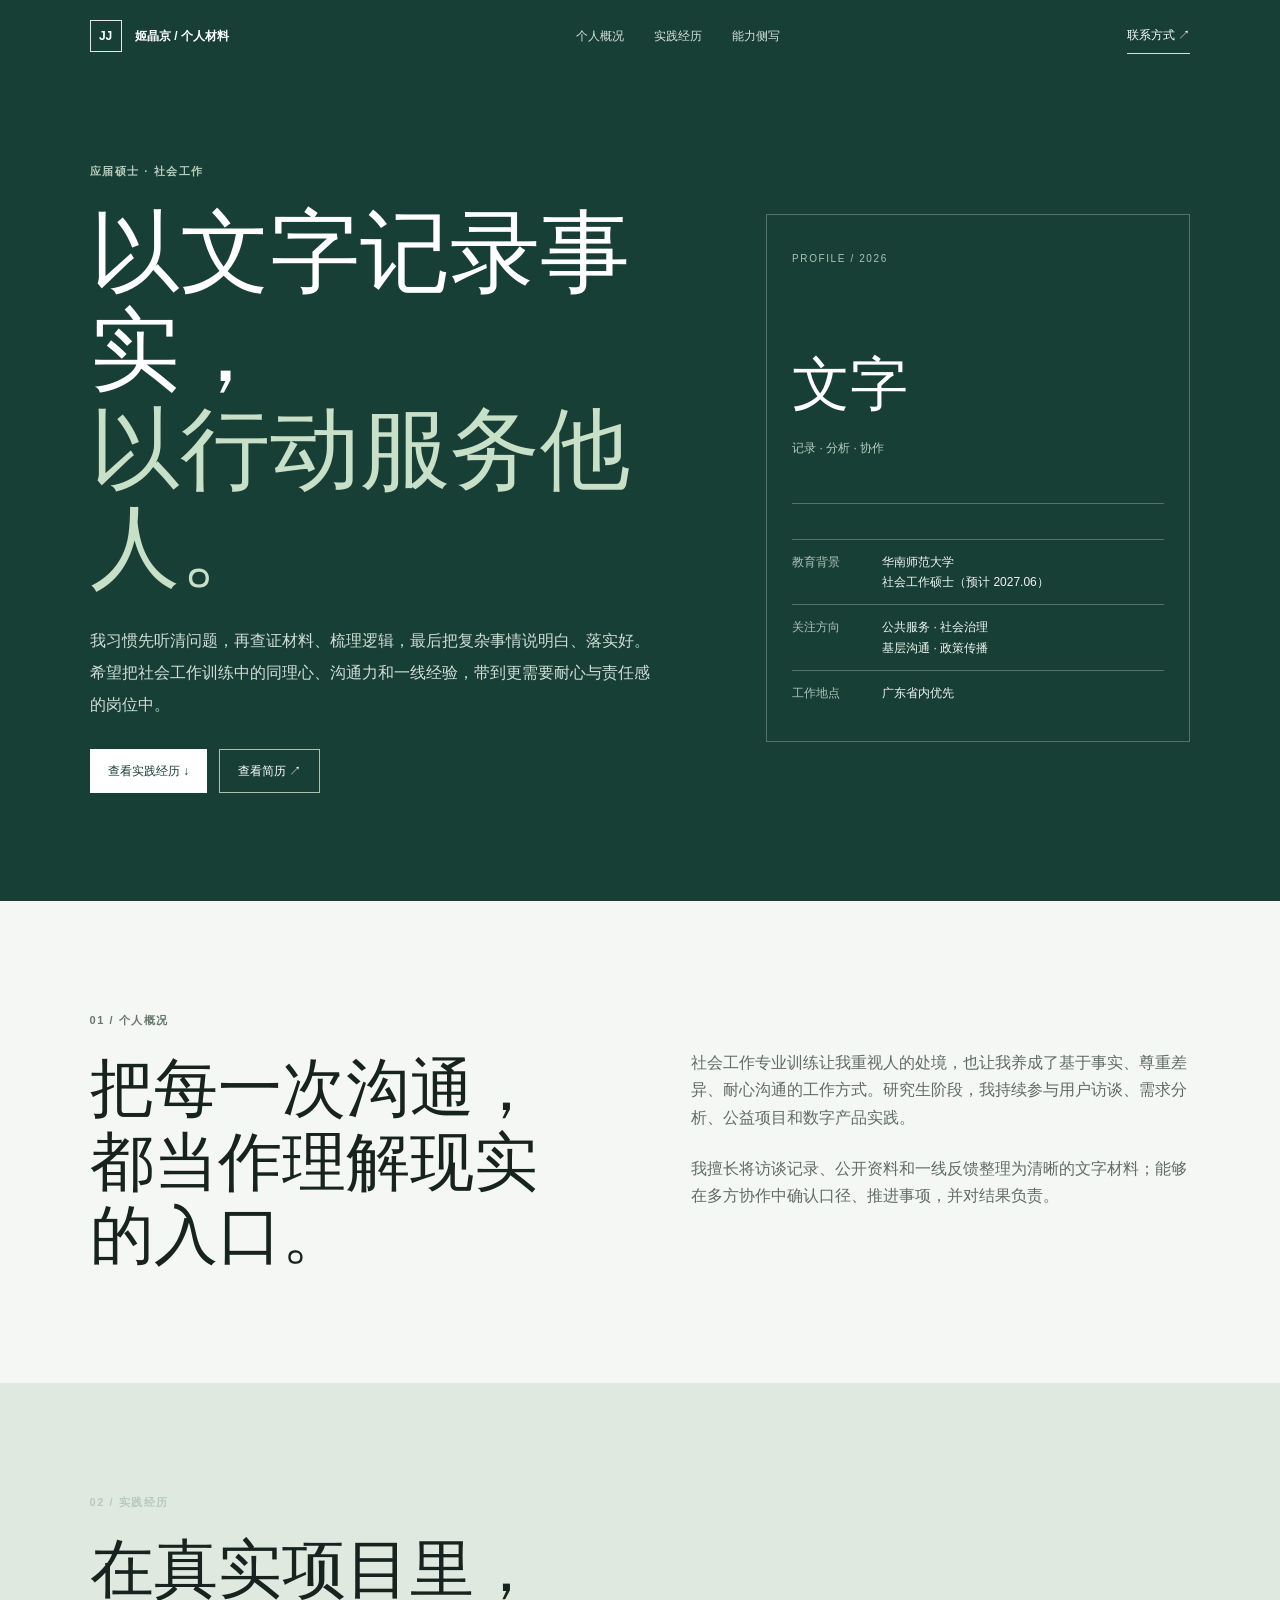
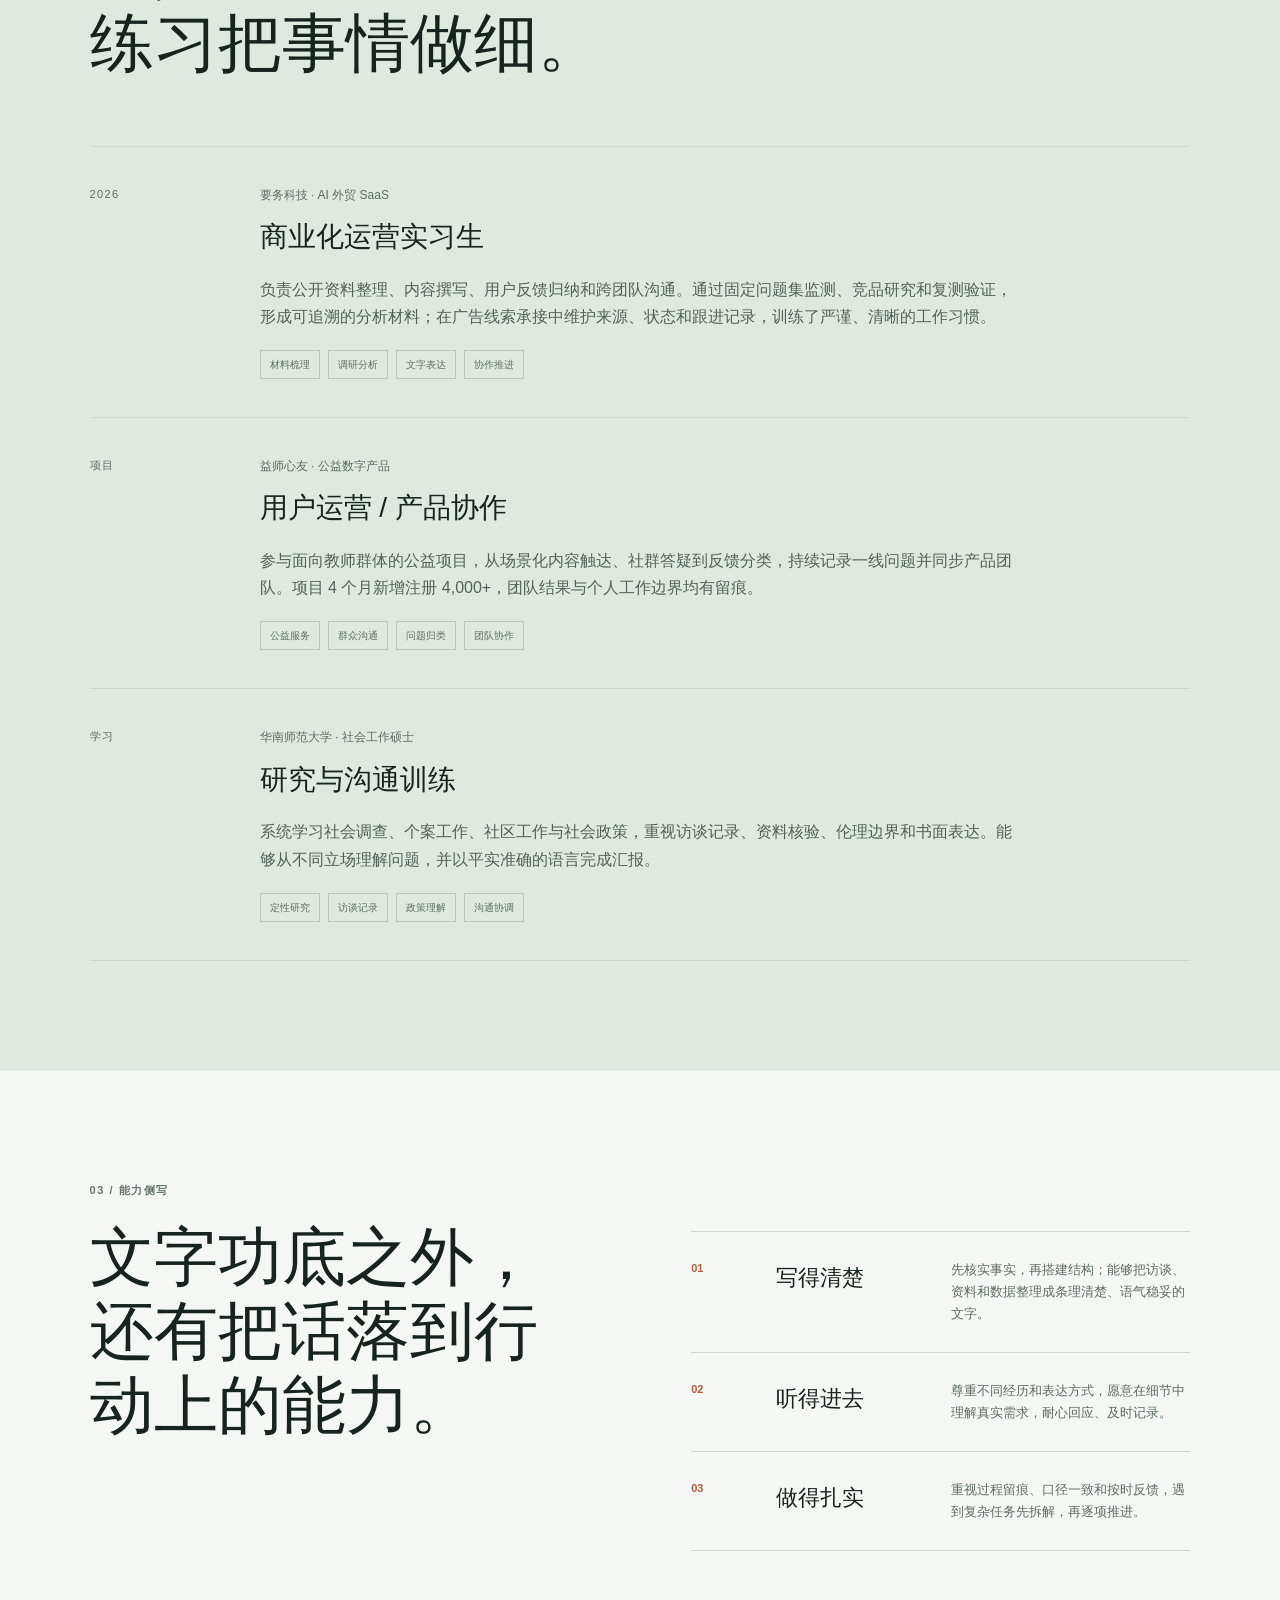
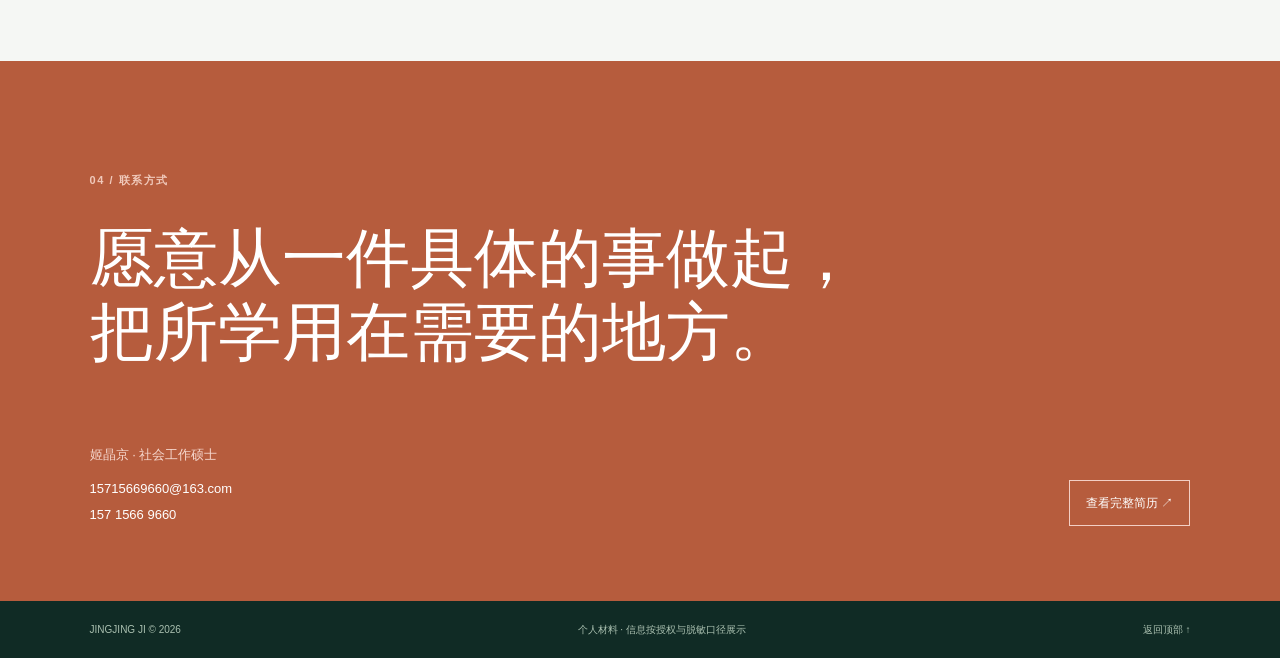
<file: gov.html>
<!doctype html>
<html lang="zh-CN">
<head>
  <meta charset="utf-8">
  <meta name="viewport" content="width=device-width, initial-scale=1">
  <meta name="description" content="姬晶京个人简历与实践材料：文字表达、调研分析、沟通协作与公共服务意识。">
  <title>姬晶京｜个人简历与实践材料</title>
  <link rel="stylesheet" href="gov-styles.css">
</head>
<body>
  <header class="nav"><a class="logo" href="#top"><span>JJ</span> 姬晶京 / 个人材料</a><nav><a href="#about">个人概况</a><a href="#practice">实践经历</a><a href="#strengths">能力侧写</a></nav><a class="nav-cta" href="#contact">联系方式 ↗</a></header>
  <main id="top">
    <section class="hero">
      <div class="hero-copy"><p class="eyebrow">应届硕士 · 社会工作</p><h1>以文字记录事实，<br><em>以行动服务他人。</em></h1><p class="lead">我习惯先听清问题，再查证材料、梳理逻辑，最后把复杂事情说明白、落实好。希望把社会工作训练中的同理心、沟通力和一线经验，带到更需要耐心与责任感的岗位中。</p><div class="hero-actions"><a class="btn solid" href="#practice">查看实践经历 ↓</a><a class="btn outline" href="assets/resume.pdf" target="_blank">查看简历 ↗</a></div></div>
      <aside class="profile"><p class="profile-label">PROFILE / 2026</p><div class="profile-mark"> <b>文字</b><span>记录 · 分析 · 协作</span></div><dl><div><dt>教育背景</dt><dd>华南师范大学<br>社会工作硕士（预计 2027.06）</dd></div><div><dt>关注方向</dt><dd>公共服务 · 社会治理<br>基层沟通 · 政策传播</dd></div><div><dt>工作地点</dt><dd>广东省内优先</dd></div></dl></aside>
    </section>
    <section id="about" class="section about"><div class="section-head"><p class="eyebrow dark">01 / 个人概况</p><h2>把每一次沟通，<br>都当作理解现实的入口。</h2></div><div class="about-copy"><p>社会工作专业训练让我重视人的处境，也让我养成了基于事实、尊重差异、耐心沟通的工作方式。研究生阶段，我持续参与用户访谈、需求分析、公益项目和数字产品实践。</p><p>我擅长将访谈记录、公开资料和一线反馈整理为清晰的文字材料；能够在多方协作中确认口径、推进事项，并对结果负责。</p></div></section>
    <section id="practice" class="section practice"><div class="section-head"><p class="eyebrow">02 / 实践经历</p><h2>在真实项目里，<br>练习把事情做细。</h2></div><div class="practice-list"><article><div class="date">2026</div><div><p class="org">要务科技 · AI 外贸 SaaS</p><h3>商业化运营实习生</h3><p>负责公开资料整理、内容撰写、用户反馈归纳和跨团队沟通。通过固定问题集监测、竞品研究和复测验证，形成可追溯的分析材料；在广告线索承接中维护来源、状态和跟进记录，训练了严谨、清晰的工作习惯。</p><div class="tags"><span>材料梳理</span><span>调研分析</span><span>文字表达</span><span>协作推进</span></div></div></article><article><div class="date">项目</div><div><p class="org">益师心友 · 公益数字产品</p><h3>用户运营 / 产品协作</h3><p>参与面向教师群体的公益项目，从场景化内容触达、社群答疑到反馈分类，持续记录一线问题并同步产品团队。项目 4 个月新增注册 4,000+，团队结果与个人工作边界均有留痕。</p><div class="tags"><span>公益服务</span><span>群众沟通</span><span>问题归类</span><span>团队协作</span></div></div></article><article><div class="date">学习</div><div><p class="org">华南师范大学 · 社会工作硕士</p><h3>研究与沟通训练</h3><p>系统学习社会调查、个案工作、社区工作与社会政策，重视访谈记录、资料核验、伦理边界和书面表达。能够从不同立场理解问题，并以平实准确的语言完成汇报。</p><div class="tags"><span>定性研究</span><span>访谈记录</span><span>政策理解</span><span>沟通协调</span></div></div></article></div></section>
    <section id="strengths" class="section strengths"><div class="section-head"><p class="eyebrow dark">03 / 能力侧写</p><h2>文字功底之外，<br>还有把话落到行动上的能力。</h2></div><div class="strength-grid"><article><b>01</b><h3>写得清楚</h3><p>先核实事实，再搭建结构；能够把访谈、资料和数据整理成条理清楚、语气稳妥的文字。</p></article><article><b>02</b><h3>听得进去</h3><p>尊重不同经历和表达方式，愿意在细节中理解真实需求，耐心回应、及时记录。</p></article><article><b>03</b><h3>做得扎实</h3><p>重视过程留痕、口径一致和按时反馈，遇到复杂任务先拆解，再逐项推进。</p></article></div></section>
    <section id="contact" class="contact"><p class="eyebrow">04 / 联系方式</p><h2>愿意从一件具体的事做起，<br>把所学用在需要的地方。</h2><div class="contact-bottom"><div><p>姬晶京 · 社会工作硕士</p><a href="mailto:15715669660@163.com">15715669660@163.com</a><a href="tel:15715669660">157 1566 9660</a></div><a class="download" href="assets/resume.pdf" target="_blank">查看完整简历 ↗</a></div></section>
  </main>
  <footer class="footer"><span>JINGJING JI © 2026</span><span>个人材料 · 信息按授权与脱敏口径展示</span><a href="#top">返回顶部 ↑</a></footer>
</body>
</html>
</file>
<file: styles.css>
:root{--purple:#12084d;--deep:#09052a;--violet:#6554ff;--lav:#a99eff;--coral:#ff7163;--mint:#9ce7cc;--paper:#f6f5f8;--ink:#151229;--line:rgba(255,255,255,.18)}*{box-sizing:border-box}html{scroll-behavior:smooth}body{margin:0;background:var(--paper);color:var(--ink);font-family:Arial,"Microsoft YaHei","PingFang SC",sans-serif;letter-spacing:0}a{color:inherit;text-decoration:none}button{font:inherit}.nav{height:72px;padding:0 4vw;display:flex;align-items:center;justify-content:space-between;background:var(--purple);color:#fff;border-bottom:1px solid var(--line);position:sticky;top:0;z-index:20}.logo{font-size:12px;font-weight:700}.logo span{display:inline-grid;place-items:center;width:32px;height:32px;border:1px solid #fff;margin-right:10px}.nav nav{display:flex;gap:30px;font-size:12px;color:#cbc6ed}.nav nav a:hover{color:#fff}.nav-cta{font-size:12px;border-bottom:1px solid #fff;padding:8px 0}.hero{min-height:calc(100vh - 72px);background:var(--purple);color:#fff;padding:9vh 7vw 4vh;position:relative;display:grid;grid-template-columns:1.15fr .85fr;gap:6vw;align-items:center;overflow:hidden}.hero-grid{position:absolute;inset:0;background-image:linear-gradient(var(--line) 1px,transparent 1px),linear-gradient(90deg,var(--line) 1px,transparent 1px);background-size:90px 90px;opacity:.16;mask-image:linear-gradient(to bottom,black,transparent 85%)}.hero-copy,.hero-panel{position:relative;z-index:1}.eyebrow{font-size:11px;font-weight:700;letter-spacing:.16em;margin:0 0 24px;text-transform:uppercase}.eyebrow span{display:inline-block;width:24px;height:2px;background:var(--coral);vertical-align:middle;margin-right:8px}.eyebrow.dark{color:#58536e}.hero h1{font-size:clamp(54px,7vw,100px);line-height:1.02;margin:0;max-width:800px;font-weight:600}.hero h1 em{font-style:normal;color:var(--lav)}.lead{font-size:16px;line-height:1.9;color:#cbc6ed;max-width:660px;margin:32px 0}.hero-actions{display:flex;gap:12px}.btn{min-height:48px;padding:0 20px;display:inline-flex;align-items:center;gap:35px;font-size:12px;font-weight:700}.btn.light{background:#fff;color:var(--purple)}.btn.line{border:1px solid var(--line)}.hero-panel{border:1px solid var(--line);min-height:480px;background:rgba(9,5,42,.32);display:flex;flex-direction:column}.panel-head,.panel-foot{padding:18px;display:flex;justify-content:space-between;font-size:10px;letter-spacing:.1em}.panel-head{border-bottom:1px solid var(--line)}.panel-foot{border-top:1px solid var(--line);margin-top:auto;color:#a9a3c9}.live i{display:inline-block;width:6px;height:6px;background:var(--mint);border-radius:50%;margin-right:5px}.orbit{position:relative;flex:1;display:grid;place-items:center;min-height:360px}.orbit-ring{position:absolute;border:1px solid rgba(169,158,255,.35);border-radius:50%}.ring-a{width:280px;height:280px;animation:spin 18s linear infinite}.ring-b{width:190px;height:190px;border-style:dashed;animation:spin 12s linear infinite reverse}.core{width:118px;height:118px;border-radius:50%;background:var(--violet);display:grid;place-content:center;text-align:center;box-shadow:0 0 70px rgba(101,84,255,.45)}.core b{font-size:25px}.core small{font-size:8px;margin-top:5px}.node{position:absolute;background:var(--paper);color:var(--purple);padding:8px 11px;font-size:10px;font-weight:700}.n1{top:16%;left:8%}.n2{top:22%;right:5%}.n3{bottom:16%;left:5%}.n4{bottom:20%;right:6%}.hero-bottom{position:absolute;bottom:3vh;left:7vw;right:7vw;display:flex;justify-content:space-between;font-size:9px;letter-spacing:.16em;color:#847da9}.section{padding:110px 7vw}.section-title{display:flex;justify-content:space-between;align-items:start;margin-bottom:60px}.section-title h2,.case-intro h2,.fit h2,.contact h2{font-size:clamp(40px,5vw,70px);line-height:1.08;margin:0;font-weight:600}.metric-grid{display:grid;grid-template-columns:repeat(4,1fr);border:1px solid #d8d5df}.metric{min-height:360px;padding:28px;border-right:1px solid #d8d5df;display:flex;flex-direction:column}.metric:last-child{border-right:0}.metric>p{font-size:12px;color:#6d687d}.metric strong{font-size:clamp(38px,4vw,62px);line-height:1;margin-top:24px;color:var(--purple)}.metric strong small{font-size:.55em}.metric sup{font-size:.38em;color:var(--coral)}.metric footer{margin-top:auto;font-size:11px;color:#777185;border-top:1px solid #dedbe4;padding-top:15px}.spark{height:92px;margin-top:38px}.bars{display:flex;align-items:end;gap:8px}.bars i{flex:1;background:var(--lav);height:12%}.bars i:nth-child(2){height:22%}.bars i:nth-child(3){height:37%}.bars i:nth-child(4){height:52%}.bars i:nth-child(5){height:76%}.bars i:nth-child(6){height:100%;background:var(--violet)}.linechart svg{width:100%;height:100%;overflow:visible}.linechart polyline{fill:none;stroke:var(--violet);stroke-width:3}.linechart circle{fill:var(--coral)}.funnel{margin-top:34px;display:grid;gap:5px}.funnel span{height:34px;background:var(--violet);color:#fff;font-size:9px;padding:10px}.funnel span:last-child{width:40%;background:var(--coral)}.schools{margin-top:34px;width:115px;height:115px;border:16px solid var(--lav);border-top-color:var(--violet);border-radius:50%;display:grid;place-content:center;text-align:center}.schools b{font-size:17px}.schools span{font-size:9px}.data-note{font-size:10px;color:#837e8e;margin-top:16px}.cases{background:var(--deep);color:#fff}.case-intro{display:grid;grid-template-columns:1fr 1.2fr;gap:70px;margin-bottom:60px}.case-intro .eyebrow{grid-column:1/-1}.case-intro>p:last-child{color:#9d97bb;line-height:1.9;max-width:550px;align-self:end}.case-tabs{display:flex;border-top:1px solid var(--line);border-bottom:1px solid var(--line)}.case-tabs button{flex:1;padding:22px;border:0;border-right:1px solid var(--line);background:none;color:#8f88af;cursor:pointer;font-size:12px}.case-tabs button.active{background:var(--violet);color:#fff}.case-stage{border:1px solid var(--line);border-top:0;min-height:500px}.case-content{display:none;grid-template-columns:1.1fr .9fr;min-height:500px}.case-content.active{display:grid}.case-content>div{padding:55px}.case-content>div:first-child{border-right:1px solid var(--line)}.case-no{font-size:10px;color:var(--coral);letter-spacing:.14em}.case-content h3{font-size:clamp(30px,4vw,52px);line-height:1.15;margin:60px 0 25px}.case-desc{color:#a6a0bd;line-height:1.9;font-size:14px}.tags{display:flex;gap:8px;flex-wrap:wrap;margin-top:35px}.tags span{border:1px solid var(--line);padding:8px 10px;font-size:9px}.case-viz{display:flex;flex-direction:column;justify-content:center;background:#12084d}.radar-label{display:flex;justify-content:space-between;font-size:9px;color:#8d86aa}.radar{width:min(26vw,300px);aspect-ratio:1;border:1px solid #4c4376;border-radius:50%;display:grid;place-items:center;margin:30px auto;position:relative;background:repeating-radial-gradient(circle,transparent 0 24%,rgba(255,255,255,.08) 25%)}.radar:before,.radar:after{content:"";position:absolute;background:#4c4376}.radar:before{width:100%;height:1px}.radar:after{height:100%;width:1px}.radar i{position:absolute;width:64%;height:55%;background:rgba(101,84,255,.55);clip-path:polygon(50% 0,100% 40%,78% 100%,12% 85%,0 30%)}.radar div{z-index:2;text-align:center}.radar b{font-size:42px}.radar span{display:block;font-size:10px}.case-viz>p{font-size:10px;color:#8d86aa;line-height:1.7}.funnel-big{align-items:center}.funnel-big div{background:var(--violet);height:88px;display:grid;place-content:center;text-align:center;width:100%}.funnel-big div:nth-child(2){width:67%;background:#8071ff}.funnel-big div:nth-child(3){width:38%;background:var(--coral)}.funnel-big b{font-size:30px}.funnel-big span{font-size:9px}.matrix{display:grid;grid-template-columns:repeat(4,1fr);align-content:center;text-align:center;gap:8px}.matrix span{font-size:10px}.matrix i{height:90px;background:var(--lav)}.matrix i:nth-of-type(2){height:110px;background:#8d7fff}.matrix i:nth-of-type(3){height:75px;background:var(--violet)}.matrix i:nth-of-type(4){height:55px;background:var(--coral)}.matrix b,.matrix small{grid-column:1/-1}.matrix b{font-size:45px;margin-top:30px}.experience{background:#f0eff4}.timeline{border-top:1px solid #cfccd7}.timeline article{display:grid;grid-template-columns:100px 1.1fr 1fr 40px;gap:40px;align-items:center;padding:34px 0;border-bottom:1px solid #cfccd7}.year{font-size:10px;color:#6b6678}.timeline p{font-size:10px;color:#6b6678;margin:0}.timeline h3{font-size:22px;margin:8px 0}.timeline ul{margin:0;padding:0;list-style:none;font-size:12px;line-height:2;color:#625d70}.arrow{font-size:22px}.fit{background:var(--purple);color:#fff;display:grid;grid-template-columns:1fr 1fr;gap:7vw}.fit-list{border-top:1px solid var(--line)}.fit-list article{display:grid;grid-template-columns:55px 120px 1fr;border-bottom:1px solid var(--line);padding:25px 0;align-items:start}.fit-list b{color:var(--coral);font-size:10px}.fit-list h3{margin:0;font-size:22px}.fit-list p{margin:0;color:#aaa4c6;font-size:12px;line-height:1.8}.contact{background:var(--violet);color:#fff;min-height:650px;display:flex;flex-direction:column}.contact h2{max-width:900px}.contact-bottom{margin-top:auto;padding-top:80px;display:flex;justify-content:space-between;align-items:end}.contact-bottom>div{display:flex;flex-direction:column;gap:8px;font-size:12px}.contact-bottom p{color:#cbc5ff}.round-btn{width:170px;height:170px;border-radius:50%;background:#fff;color:var(--purple);display:grid;place-content:center;text-align:center;font-size:12px;transition:.25s}.round-btn:hover{transform:rotate(-6deg) scale(1.04)}.footer{padding:22px 4vw;background:var(--deep);color:#8f89a8;display:flex;justify-content:space-between;font-size:9px;letter-spacing:.12em}.reveal{opacity:0;transform:translateY(24px);transition:opacity .7s ease,transform .7s ease}.reveal.visible{opacity:1;transform:none}@keyframes spin{to{transform:rotate(360deg)}}@media(max-width:900px){.nav nav{display:none}.hero{grid-template-columns:1fr;padding-top:70px}.hero-panel{min-height:410px}.hero-bottom{display:none}.metric-grid{grid-template-columns:1fr 1fr}.metric:nth-child(2){border-right:0}.metric{border-bottom:1px solid #d8d5df}.case-intro,.case-content,.fit{grid-template-columns:1fr}.case-content>div:first-child{border-right:0;border-bottom:1px solid var(--line)}.radar{width:260px}.timeline article{grid-template-columns:60px 1fr}.timeline ul{grid-column:2}.timeline .arrow{display:none}.fit-list{margin-top:20px}}@media(max-width:580px){.nav{height:60px}.nav-cta{font-size:10px}.hero{min-height:auto;padding:70px 22px 55px}.hero h1{font-size:51px}.lead br{display:none}.hero-actions{flex-direction:column}.btn{justify-content:space-between}.hero-panel{min-height:380px}.orbit{transform:scale(.85)}.section{padding:75px 22px}.section-title{display:block}.section-title h2{font-size:40px}.metric-grid{grid-template-columns:1fr}.metric{border-right:0;min-height:310px}.case-intro{display:block}.case-intro h2{font-size:40px}.case-tabs{overflow-x:auto}.case-tabs button{min-width:135px;padding:17px 10px}.case-content>div{padding:30px 22px}.case-content h3{margin-top:35px;font-size:32px}.fit-list article{grid-template-columns:38px 85px 1fr}.contact{min-height:560px}.contact h2{font-size:42px}.contact-bottom{display:block}.round-btn{width:135px;height:135px;margin-top:35px}.footer{display:block}.footer span,.footer a{display:block;margin:8px 0}}
</file>
<file: case-studies.css>
.case-stage{min-height:0}.case-content{display:none;min-height:0}.case-content.active{display:block}.case-overview{display:grid;grid-template-columns:1.1fr .9fr;min-height:500px}.case-copy,.case-viz{padding:55px}.case-copy{border-right:1px solid var(--line)}.case-viz>p{font-size:11px;color:#aaa4c6;line-height:1.8}.funnel-big div:nth-child(3){width:42%}.method-strip{display:grid;grid-template-columns:repeat(4,1fr);border-top:1px solid var(--line);border-bottom:1px solid var(--line);background:#0d0736}.method-strip span{padding:24px 20px;border-right:1px solid var(--line);font-size:11px;color:#c7c1e0}.method-strip span:last-child{border-right:0}.method-strip b{display:block;color:var(--coral);font-size:10px;margin-bottom:8px}.evidence-grid{display:grid;grid-template-columns:1fr 1fr;gap:1px;background:var(--line)}.evidence-grid.two-col{grid-template-columns:1fr 1fr}.evidence{margin:0;background:#12084d;overflow:hidden}.evidence-wide{grid-column:1/-1}.evidence img{display:block;width:100%;aspect-ratio:16/9;object-fit:cover}.evidence figcaption{display:flex;justify-content:space-between;gap:35px;padding:20px 24px;color:#aaa4c6;font-size:10px;line-height:1.6}.evidence figcaption b{color:#fff;font-size:12px;white-space:nowrap}.result-band{display:grid;grid-template-columns:repeat(4,1fr);border-top:1px solid var(--line);border-bottom:1px solid var(--line);background:#0d0736}.result-band div{padding:25px;border-right:1px solid var(--line)}.result-band div:last-child{border-right:0}.result-band b{display:block;color:var(--mint);font-size:24px}.result-band span{display:block;color:#9f99b8;font-size:9px;margin-top:7px}.system-flow{padding:28px 35px;display:flex;align-items:center;justify-content:center;gap:16px;background:var(--violet);font-size:11px}.system-flow p{margin:0 20px 0 0;font-weight:700}.system-flow span{padding:10px 12px;border:1px solid rgba(255,255,255,.28)}.system-flow i{font-style:normal;color:#c7c1ff}
@media(max-width:900px){.case-content.active{display:block}.case-overview{grid-template-columns:1fr}.case-copy{border-right:0;border-bottom:1px solid var(--line)}.method-strip,.result-band{grid-template-columns:1fr 1fr}.method-strip span:nth-child(2),.result-band div:nth-child(2){border-right:0}.system-flow{flex-wrap:wrap;justify-content:flex-start}.system-flow p{width:100%}}
@media(max-width:580px){.case-content>div{padding:0}.case-copy,.case-viz{padding:30px 22px}.case-tabs{scrollbar-width:none}.case-tabs::-webkit-scrollbar{display:none}.method-strip,.result-band,.evidence-grid,.evidence-grid.two-col{grid-template-columns:1fr}.method-strip span,.result-band div{border-right:0;border-bottom:1px solid var(--line)}.evidence-wide{grid-column:auto}.evidence figcaption{display:block}.evidence figcaption span{display:block;margin-top:7px}.system-flow{padding:24px 20px;gap:9px}.system-flow span{padding:8px}.panel-foot{gap:18px}}
</file>
<file: career/styles.css>
:root{--blue:#1478c9;--blue-dark:#063c68;--navy:#082438;--ink:#132431;--muted:#60717d;--coral:#ef6a5b;--mint:#dff4ec;--paper:#f5f8fa;--line:#d7e1e7;--white:#fff}*{box-sizing:border-box}html{scroll-behavior:smooth;scroll-padding-top:64px}body{margin:0;background:#fff;color:var(--ink);font-family:Arial,"Microsoft YaHei","PingFang SC",sans-serif;letter-spacing:0}a{color:inherit;text-decoration:none}img{max-width:100%}.site-header{height:64px;padding:0 5vw;display:flex;align-items:center;justify-content:space-between;border-bottom:1px solid rgba(255,255,255,.22);background:var(--navy);color:#fff;position:sticky;top:0;z-index:30}.brand{display:flex;align-items:center;gap:10px;font-size:11px}.brand span{width:32px;height:32px;display:grid;place-items:center;border:1px solid rgba(255,255,255,.7)}.site-header nav{display:flex;gap:28px;color:#c8d9e5;font-size:11px}.site-header nav a:hover{color:#fff}.header-action{font-size:11px;border-bottom:1px solid #fff;padding:8px 0}.section{padding:95px 7vw}.kicker,.eyebrow{font-size:10px;font-weight:700;letter-spacing:.14em;margin:0 0 22px}.kicker span{display:inline-block;width:24px;height:2px;background:var(--coral);vertical-align:middle;margin-right:9px}.kicker.dark{color:#536b7a}.hero{min-height:min(730px,calc(100svh - 64px));background:var(--navy);color:#fff;padding:76px 7vw 42px;display:grid;grid-template-columns:1.08fr .92fr;gap:7vw;align-items:center;position:relative}.hero:before{content:"";position:absolute;inset:0;background-image:linear-gradient(rgba(255,255,255,.055) 1px,transparent 1px),linear-gradient(90deg,rgba(255,255,255,.055) 1px,transparent 1px);background-size:80px 80px;pointer-events:none}.hero-copy,.hero-board,.hero-note{position:relative}.hero h1{font-size:clamp(48px,5.8vw,82px);line-height:1.05;margin:0;font-weight:600;max-width:820px}.hero h1 em{font-style:normal;color:#76c8ff}.hero-lead{font-size:15px;line-height:1.9;color:#c3d4df;margin:28px 0;max-width:650px}.hero-actions{display:flex;gap:10px}.button{min-height:48px;padding:0 20px;display:inline-flex;align-items:center;justify-content:center;gap:28px;font-size:11px;font-weight:700}.button.primary{background:#fff;color:var(--navy)}.button.secondary{border:1px solid rgba(255,255,255,.35)}.hero-board{border:1px solid rgba(255,255,255,.2);background:#0a2c44;min-height:470px;display:flex;flex-direction:column}.board-head,.board-foot{display:flex;justify-content:space-between;padding:16px 18px;font-size:9px;color:#abc1d0}.board-head{border-bottom:1px solid rgba(255,255,255,.15)}.board-head i{display:inline-block;width:6px;height:6px;background:#a8e0d0;border-radius:50%;margin-right:6px}.board-center{padding:42px 28px 30px}.board-center p{margin:0 0 12px;color:#95b3c5;font-size:10px}.board-center strong{display:block;font-size:36px}.board-center small{display:block;color:#69bff8;font-size:9px;margin-top:8px}.capability-grid{display:grid;grid-template-columns:1fr 1fr;margin:0 28px;border-top:1px solid rgba(255,255,255,.16);border-left:1px solid rgba(255,255,255,.16)}.capability-grid div{min-height:78px;padding:17px;border-right:1px solid rgba(255,255,255,.16);border-bottom:1px solid rgba(255,255,255,.16);display:flex;flex-direction:column;justify-content:space-between}.capability-grid b{font-size:9px;color:var(--coral)}.capability-grid span{font-size:12px}.board-foot{margin-top:auto;border-top:1px solid rgba(255,255,255,.15)}.hero-note{position:absolute;left:7vw;bottom:18px;font-size:8px;color:#7892a3}.section-heading{display:grid;grid-template-columns:1fr .8fr;gap:8vw;align-items:end;margin-bottom:52px}.section-heading h2,.result-intro h2,.archive-head h2,.contact h2{font-size:clamp(38px,4.8vw,64px);line-height:1.08;margin:0;font-weight:600}.section-heading>p{font-size:13px;line-height:1.9;color:var(--muted);max-width:520px}.timeline{display:grid;grid-template-columns:repeat(3,1fr);border-top:1px solid var(--line);border-left:1px solid var(--line)}.timeline article{padding:30px;min-height:330px;border-right:1px solid var(--line);border-bottom:1px solid var(--line);display:flex;flex-direction:column}.timeline time{font-size:10px;color:var(--coral);font-weight:700}.timeline h3{font-size:25px;margin:35px 0 5px}.timeline p{font-size:11px;color:var(--muted);margin:0}.timeline article div{display:flex;flex-wrap:wrap;gap:6px;margin:25px 0}.timeline article div span{font-size:9px;border:1px solid var(--line);padding:7px 9px}.timeline article>a{font-size:10px;color:var(--blue);font-weight:700;margin-top:auto}.results{background:var(--blue-dark);color:#fff;display:grid;grid-template-columns:.8fr 1.2fr;gap:7vw}.result-intro>p:last-child{color:#a9c3d4;line-height:1.8;font-size:11px;max-width:460px}.result-grid{display:grid;grid-template-columns:1fr 1fr;border-top:1px solid rgba(255,255,255,.2);border-left:1px solid rgba(255,255,255,.2)}.result-grid article{min-height:205px;padding:25px;border-right:1px solid rgba(255,255,255,.2);border-bottom:1px solid rgba(255,255,255,.2);display:flex;flex-direction:column}.result-grid span{font-size:10px;color:#a8c2d2}.result-grid strong{font-size:clamp(30px,3.4vw,47px);margin:25px 0}.result-grid sup{color:var(--coral);font-size:.45em}.result-grid p{font-size:9px;color:#91aaba;margin-top:auto}.archive-head{background:var(--blue);color:#fff}.archive-head h2{max-width:850px}.skill-nav{display:flex;flex-wrap:wrap;gap:8px;margin-top:38px}.skill-nav a{border:1px solid rgba(255,255,255,.45);padding:10px 13px;font-size:10px}.skill-band{display:grid;grid-template-columns:24% 76%;padding:92px 7vw;scroll-margin-top:64px}.skill-band.light{background:var(--paper)}.skill-band.white{background:#fff}.skill-band.mint{background:var(--mint)}.skill-band.navy{background:var(--navy);color:#fff}.skill-aside{padding-right:36px;display:flex;flex-direction:column;align-items:flex-start}.skill-no{font-size:10px;color:var(--coral);font-weight:700}.skill-aside p{font-size:13px;color:var(--blue);margin:45px 0 10px}.navy .skill-aside p{color:#78cafc}.skill-aside strong{font-size:22px}.skill-aside time{font-size:10px;color:var(--muted);margin-top:8px}.navy .skill-aside time{color:#91aaba}.skill-body{border-left:1px solid var(--line);padding-left:5vw;min-width:0}.navy .skill-body{border-color:rgba(255,255,255,.18)}.skill-intro{display:grid;grid-template-columns:1.15fr .85fr;gap:6vw;align-items:end;margin-bottom:48px}.eyebrow{color:var(--coral);margin-bottom:16px}.skill-intro h3{font-size:clamp(30px,3.7vw,50px);line-height:1.13;margin:0;font-weight:600}.skill-intro>p{font-size:12px;line-height:1.9;color:var(--muted);margin:0}.navy .skill-intro>p{color:#a8bfcd}.fact-strip{display:grid;grid-template-columns:repeat(4,1fr);border-top:1px solid #bed1df;border-left:1px solid #bed1df;margin-bottom:38px}.fact-strip div{padding:23px;border-right:1px solid #bed1df;border-bottom:1px solid #bed1df}.fact-strip b{display:block;font-size:25px;color:var(--blue-dark);margin-bottom:7px}.fact-strip span{font-size:9px;color:var(--muted)}.evidence-grid{display:grid;grid-template-columns:1fr 1fr;gap:18px}.evidence-grid figure,.wide-evidence{margin:0}.evidence-grid img,.wide-evidence img{display:block;width:100%;aspect-ratio:16/9;object-fit:cover;border:1px solid rgba(120,150,170,.25)}.evidence-grid figcaption{padding:16px 2px;display:flex;justify-content:space-between;gap:20px}.evidence-grid figcaption b{font-size:11px;white-space:nowrap}.evidence-grid figcaption span{font-size:9px;color:var(--muted);line-height:1.6}.navy .evidence-grid figcaption span{color:#9fb7c6}.conversion{display:grid;grid-template-columns:.8fr 1.2fr;margin-top:55px;background:var(--navy);color:#fff}.conversion>div{padding:40px;display:flex;flex-direction:column;justify-content:center}.conversion h4{font-size:28px;line-height:1.3;margin:0 0 18px}.conversion p{font-size:11px;line-height:1.8;color:#b9ceda}.conversion small{font-size:8px;color:#7793a4;margin-top:15px}.conversion img{width:100%;height:100%;min-height:380px;object-fit:cover}.link-works{display:grid;grid-template-columns:1fr 1fr;border-top:1px solid rgba(255,255,255,.2);border-left:1px solid rgba(255,255,255,.2)}.work-link{padding:32px;min-height:270px;border-right:1px solid rgba(255,255,255,.2);border-bottom:1px solid rgba(255,255,255,.2);display:flex;flex-direction:column;transition:background .2s}.work-link:hover{background:#0e3450}.work-link span{font-size:9px;color:#77c9ff}.work-link h4{font-size:23px;line-height:1.4;margin:38px 0 12px}.work-link p{font-size:10px;color:#a8bfcd}.work-link b{margin-top:auto;font-size:10px;color:#fff}.video-proof{display:grid;grid-template-columns:1.4fr .6fr;background:var(--paper)}.video-proof img{display:block;width:100%;height:100%;object-fit:cover}.video-proof>div{padding:32px;display:flex;flex-direction:column;justify-content:center}.video-proof span{font-size:9px;color:var(--muted)}.video-proof strong{font-size:24px;line-height:1.4;margin:18px 0;color:var(--blue-dark)}.video-proof p{font-size:10px;line-height:1.8;color:var(--muted)}.video-proof a{font-size:10px;color:var(--blue);font-weight:700;margin-top:22px}.scope-grid{display:grid;grid-template-columns:repeat(3,1fr);border-top:1px solid #a9d8c8;border-left:1px solid #a9d8c8;margin-bottom:36px}.scope-grid div{padding:25px;border-right:1px solid #a9d8c8;border-bottom:1px solid #a9d8c8}.scope-grid span{font-size:9px;color:#15755b;font-weight:700}.scope-grid p{font-size:10px;line-height:1.75;margin:13px 0 0}.wide-evidence figcaption{font-size:9px;line-height:1.7;color:var(--muted);padding-top:12px}.dark-facts{border-color:#bfd0da}.geo-result{display:grid;grid-template-columns:1fr 1fr;align-items:center;border:1px solid rgba(255,255,255,.2);margin-bottom:35px}.geo-result div{padding:27px;border-right:1px solid rgba(255,255,255,.2)}.geo-result span{display:block;font-size:9px;color:#a8bfcd}.geo-result strong{display:block;font-size:34px;color:#78cafc;margin-top:12px}.geo-result p{grid-column:1/-1;margin:0;padding:14px 27px;border-top:1px solid rgba(255,255,255,.2);font-size:9px;color:#91aaba}.match{background:#fff}.match-list{border-top:1px solid var(--line)}.match-list article{display:grid;grid-template-columns:54px 1fr 220px;gap:28px;align-items:center;padding:25px 0;border-bottom:1px solid var(--line)}.match-list article>b{font-size:10px;color:var(--coral)}.match-list h3{font-size:20px;margin:0 0 7px}.match-list p{font-size:12px;line-height:1.7;color:var(--muted);margin:0}.match-list article>span{font-size:10px;color:var(--blue);text-align:right}.contact{background:var(--blue);color:#fff;min-height:600px;display:flex;flex-direction:column}.contact h2{max-width:950px}.contact-row{margin-top:auto;padding-top:70px;display:flex;align-items:end;justify-content:space-between}.contact-row>div{display:flex;flex-direction:column;gap:8px;font-size:11px}.contact-row>div span{color:#c5e5f8}.resume-circle{width:165px;height:165px;border-radius:50%;display:grid;place-content:center;text-align:center;background:#fff;color:var(--blue-dark);font-size:11px;transition:.2s}.resume-circle:hover{transform:scale(1.04)}footer{padding:20px 5vw;background:var(--navy);color:#8fa8b7;font-size:8px;display:flex;justify-content:space-between}.reveal{opacity:0;transform:translateY(20px);transition:opacity .6s ease,transform .6s ease}.reveal.visible{opacity:1;transform:none}:focus-visible{outline:2px solid var(--coral);outline-offset:3px}@media(prefers-reduced-motion:reduce){html{scroll-behavior:auto}.reveal{opacity:1;transform:none;transition:none}}
@media(max-width:900px){.site-header nav{display:none}.hero{grid-template-columns:1fr;padding-top:60px}.hero-board{min-height:410px}.hero-note{position:relative;left:auto;bottom:auto;grid-column:1/-1}.section-heading,.results,.skill-intro{grid-template-columns:1fr}.timeline{grid-template-columns:1fr}.timeline article{min-height:250px}.skill-band{grid-template-columns:1fr}.skill-aside{padding:0 0 25px}.skill-aside p{margin:20px 0 8px}.skill-body{border-left:0;border-top:1px solid var(--line);padding:35px 0 0}.navy .skill-body{border-color:rgba(255,255,255,.18)}.conversion{grid-template-columns:1fr}.conversion img{min-height:0}.match-list article{grid-template-columns:45px 1fr}.match-list article>span{grid-column:2;text-align:left}}
@media(max-width:580px){.site-header{height:58px;padding:0 18px}.brand b{font-size:9px}.header-action{font-size:9px}.hero{min-height:auto;padding:58px 20px 35px;gap:35px}.hero h1{font-size:43px}.hero-lead br{display:none}.hero-actions{flex-direction:column}.button{width:100%}.hero-board{min-height:390px}.board-center{padding:34px 20px 25px}.capability-grid{margin:0 20px}.section{padding:72px 20px}.section-heading{display:block;margin-bottom:38px}.section-heading h2,.result-intro h2,.archive-head h2,.contact h2{font-size:37px}.timeline article{padding:24px}.results{gap:42px}.result-grid{grid-template-columns:1fr}.result-grid article{min-height:150px}.skill-band{padding:70px 20px}.skill-intro h3{font-size:31px}.skill-intro{gap:22px;margin-bottom:34px}.fact-strip{grid-template-columns:1fr 1fr}.fact-strip div{padding:18px}.evidence-grid,.link-works,.video-proof,.scope-grid{grid-template-columns:1fr}.evidence-grid figcaption{display:block}.evidence-grid figcaption span{display:block;margin-top:7px}.conversion{margin-top:38px}.conversion>div{padding:28px 22px}.conversion h4{font-size:24px}.work-link{min-height:230px;padding:26px 22px}.video-proof>div{padding:25px 20px}.geo-result{grid-template-columns:1fr}.geo-result div{border-right:0;border-bottom:1px solid rgba(255,255,255,.2)}.match-list article{gap:12px}.contact{min-height:560px}.contact-row{display:block}.resume-circle{width:135px;height:135px;margin-top:32px}footer{display:block}footer span,footer a{display:block;margin:7px 0}}
.hero h1{font-size:clamp(46px,4.9vw,64px);line-height:1.08}
@media(max-width:580px){.hero h1{font-size:43px}}
.reveal{opacity:1;transform:none}
@media(max-width:580px){.hero h1{font-size:38px;line-height:1.1}}
#foundation .wide-evidence figcaption{display:none}
</file>
<file: midea/styles.css>
:root{--blue:#1478c9;--blue-dark:#063c68;--navy:#082438;--ink:#132431;--muted:#60717d;--coral:#ef6a5b;--mint:#dff4ec;--paper:#f5f8fa;--line:#d7e1e7;--white:#fff}*{box-sizing:border-box}html{scroll-behavior:smooth;scroll-padding-top:64px}body{margin:0;background:#fff;color:var(--ink);font-family:Arial,"Microsoft YaHei","PingFang SC",sans-serif;letter-spacing:0}a{color:inherit;text-decoration:none}img{max-width:100%}.site-header{height:64px;padding:0 5vw;display:flex;align-items:center;justify-content:space-between;border-bottom:1px solid rgba(255,255,255,.22);background:var(--navy);color:#fff;position:sticky;top:0;z-index:30}.brand{display:flex;align-items:center;gap:10px;font-size:11px}.brand span{width:32px;height:32px;display:grid;place-items:center;border:1px solid rgba(255,255,255,.7)}.site-header nav{display:flex;gap:28px;color:#c8d9e5;font-size:11px}.site-header nav a:hover{color:#fff}.header-action{font-size:11px;border-bottom:1px solid #fff;padding:8px 0}.section{padding:95px 7vw}.kicker,.eyebrow{font-size:10px;font-weight:700;letter-spacing:.14em;margin:0 0 22px}.kicker span{display:inline-block;width:24px;height:2px;background:var(--coral);vertical-align:middle;margin-right:9px}.kicker.dark{color:#536b7a}.hero{min-height:min(730px,calc(100svh - 64px));background:var(--navy);color:#fff;padding:76px 7vw 42px;display:grid;grid-template-columns:1.08fr .92fr;gap:7vw;align-items:center;position:relative}.hero:before{content:"";position:absolute;inset:0;background-image:linear-gradient(rgba(255,255,255,.055) 1px,transparent 1px),linear-gradient(90deg,rgba(255,255,255,.055) 1px,transparent 1px);background-size:80px 80px;pointer-events:none}.hero-copy,.hero-board,.hero-note{position:relative}.hero h1{font-size:clamp(48px,5.8vw,82px);line-height:1.05;margin:0;font-weight:600;max-width:820px}.hero h1 em{font-style:normal;color:#76c8ff}.hero-lead{font-size:15px;line-height:1.9;color:#c3d4df;margin:28px 0;max-width:650px}.hero-actions{display:flex;gap:10px}.button{min-height:48px;padding:0 20px;display:inline-flex;align-items:center;justify-content:center;gap:28px;font-size:11px;font-weight:700}.button.primary{background:#fff;color:var(--navy)}.button.secondary{border:1px solid rgba(255,255,255,.35)}.hero-board{border:1px solid rgba(255,255,255,.2);background:#0a2c44;min-height:470px;display:flex;flex-direction:column}.board-head,.board-foot{display:flex;justify-content:space-between;padding:16px 18px;font-size:9px;color:#abc1d0}.board-head{border-bottom:1px solid rgba(255,255,255,.15)}.board-head i{display:inline-block;width:6px;height:6px;background:#a8e0d0;border-radius:50%;margin-right:6px}.board-center{padding:42px 28px 30px}.board-center p{margin:0 0 12px;color:#95b3c5;font-size:10px}.board-center strong{display:block;font-size:36px}.board-center small{display:block;color:#69bff8;font-size:9px;margin-top:8px}.capability-grid{display:grid;grid-template-columns:1fr 1fr;margin:0 28px;border-top:1px solid rgba(255,255,255,.16);border-left:1px solid rgba(255,255,255,.16)}.capability-grid div{min-height:78px;padding:17px;border-right:1px solid rgba(255,255,255,.16);border-bottom:1px solid rgba(255,255,255,.16);display:flex;flex-direction:column;justify-content:space-between}.capability-grid b{font-size:9px;color:var(--coral)}.capability-grid span{font-size:12px}.board-foot{margin-top:auto;border-top:1px solid rgba(255,255,255,.15)}.hero-note{position:absolute;left:7vw;bottom:18px;font-size:8px;color:#7892a3}.section-heading{display:grid;grid-template-columns:1fr .8fr;gap:8vw;align-items:end;margin-bottom:52px}.section-heading h2,.result-intro h2,.archive-head h2,.contact h2{font-size:clamp(38px,4.8vw,64px);line-height:1.08;margin:0;font-weight:600}.section-heading>p{font-size:13px;line-height:1.9;color:var(--muted);max-width:520px}.timeline{display:grid;grid-template-columns:repeat(3,1fr);border-top:1px solid var(--line);border-left:1px solid var(--line)}.timeline article{padding:30px;min-height:330px;border-right:1px solid var(--line);border-bottom:1px solid var(--line);display:flex;flex-direction:column}.timeline time{font-size:10px;color:var(--coral);font-weight:700}.timeline h3{font-size:25px;margin:35px 0 5px}.timeline p{font-size:11px;color:var(--muted);margin:0}.timeline article div{display:flex;flex-wrap:wrap;gap:6px;margin:25px 0}.timeline article div span{font-size:9px;border:1px solid var(--line);padding:7px 9px}.timeline article>a{font-size:10px;color:var(--blue);font-weight:700;margin-top:auto}.results{background:var(--blue-dark);color:#fff;display:grid;grid-template-columns:.8fr 1.2fr;gap:7vw}.result-intro>p:last-child{color:#a9c3d4;line-height:1.8;font-size:11px;max-width:460px}.result-grid{display:grid;grid-template-columns:1fr 1fr;border-top:1px solid rgba(255,255,255,.2);border-left:1px solid rgba(255,255,255,.2)}.result-grid article{min-height:205px;padding:25px;border-right:1px solid rgba(255,255,255,.2);border-bottom:1px solid rgba(255,255,255,.2);display:flex;flex-direction:column}.result-grid span{font-size:10px;color:#a8c2d2}.result-grid strong{font-size:clamp(30px,3.4vw,47px);margin:25px 0}.result-grid sup{color:var(--coral);font-size:.45em}.result-grid p{font-size:9px;color:#91aaba;margin-top:auto}.archive-head{background:var(--blue);color:#fff}.archive-head h2{max-width:850px}.skill-nav{display:flex;flex-wrap:wrap;gap:8px;margin-top:38px}.skill-nav a{border:1px solid rgba(255,255,255,.45);padding:10px 13px;font-size:10px}.skill-band{display:grid;grid-template-columns:24% 76%;padding:92px 7vw;scroll-margin-top:64px}.skill-band.light{background:var(--paper)}.skill-band.white{background:#fff}.skill-band.mint{background:var(--mint)}.skill-band.navy{background:var(--navy);color:#fff}.skill-aside{padding-right:36px;display:flex;flex-direction:column;align-items:flex-start}.skill-no{font-size:10px;color:var(--coral);font-weight:700}.skill-aside p{font-size:13px;color:var(--blue);margin:45px 0 10px}.navy .skill-aside p{color:#78cafc}.skill-aside strong{font-size:22px}.skill-aside time{font-size:10px;color:var(--muted);margin-top:8px}.navy .skill-aside time{color:#91aaba}.skill-body{border-left:1px solid var(--line);padding-left:5vw;min-width:0}.navy .skill-body{border-color:rgba(255,255,255,.18)}.skill-intro{display:grid;grid-template-columns:1.15fr .85fr;gap:6vw;align-items:end;margin-bottom:48px}.eyebrow{color:var(--coral);margin-bottom:16px}.skill-intro h3{font-size:clamp(30px,3.7vw,50px);line-height:1.13;margin:0;font-weight:600}.skill-intro>p{font-size:12px;line-height:1.9;color:var(--muted);margin:0}.navy .skill-intro>p{color:#a8bfcd}.fact-strip{display:grid;grid-template-columns:repeat(4,1fr);border-top:1px solid #bed1df;border-left:1px solid #bed1df;margin-bottom:38px}.fact-strip div{padding:23px;border-right:1px solid #bed1df;border-bottom:1px solid #bed1df}.fact-strip b{display:block;font-size:25px;color:var(--blue-dark);margin-bottom:7px}.fact-strip span{font-size:9px;color:var(--muted)}.evidence-grid{display:grid;grid-template-columns:1fr 1fr;gap:18px}.evidence-grid figure,.wide-evidence{margin:0}.evidence-grid img,.wide-evidence img{display:block;width:100%;aspect-ratio:16/9;object-fit:cover;border:1px solid rgba(120,150,170,.25)}.evidence-grid figcaption{padding:16px 2px;display:flex;justify-content:space-between;gap:20px}.evidence-grid figcaption b{font-size:11px;white-space:nowrap}.evidence-grid figcaption span{font-size:9px;color:var(--muted);line-height:1.6}.navy .evidence-grid figcaption span{color:#9fb7c6}.conversion{display:grid;grid-template-columns:.8fr 1.2fr;margin-top:55px;background:var(--navy);color:#fff}.conversion>div{padding:40px;display:flex;flex-direction:column;justify-content:center}.conversion h4{font-size:28px;line-height:1.3;margin:0 0 18px}.conversion p{font-size:11px;line-height:1.8;color:#b9ceda}.conversion small{font-size:8px;color:#7793a4;margin-top:15px}.conversion img{width:100%;height:100%;min-height:380px;object-fit:cover}.link-works{display:grid;grid-template-columns:1fr 1fr;border-top:1px solid rgba(255,255,255,.2);border-left:1px solid rgba(255,255,255,.2)}.work-link{padding:32px;min-height:270px;border-right:1px solid rgba(255,255,255,.2);border-bottom:1px solid rgba(255,255,255,.2);display:flex;flex-direction:column;transition:background .2s}.work-link:hover{background:#0e3450}.work-link span{font-size:9px;color:#77c9ff}.work-link h4{font-size:23px;line-height:1.4;margin:38px 0 12px}.work-link p{font-size:10px;color:#a8bfcd}.work-link b{margin-top:auto;font-size:10px;color:#fff}.video-proof{display:grid;grid-template-columns:1.4fr .6fr;background:var(--paper)}.video-proof img{display:block;width:100%;height:100%;object-fit:cover}.video-proof>div{padding:32px;display:flex;flex-direction:column;justify-content:center}.video-proof span{font-size:9px;color:var(--muted)}.video-proof strong{font-size:24px;line-height:1.4;margin:18px 0;color:var(--blue-dark)}.video-proof p{font-size:10px;line-height:1.8;color:var(--muted)}.video-proof a{font-size:10px;color:var(--blue);font-weight:700;margin-top:22px}.scope-grid{display:grid;grid-template-columns:repeat(3,1fr);border-top:1px solid #a9d8c8;border-left:1px solid #a9d8c8;margin-bottom:36px}.scope-grid div{padding:25px;border-right:1px solid #a9d8c8;border-bottom:1px solid #a9d8c8}.scope-grid span{font-size:9px;color:#15755b;font-weight:700}.scope-grid p{font-size:10px;line-height:1.75;margin:13px 0 0}.wide-evidence figcaption{font-size:9px;line-height:1.7;color:var(--muted);padding-top:12px}.dark-facts{border-color:#bfd0da}.geo-result{display:grid;grid-template-columns:1fr 1fr;align-items:center;border:1px solid rgba(255,255,255,.2);margin-bottom:35px}.geo-result div{padding:27px;border-right:1px solid rgba(255,255,255,.2)}.geo-result span{display:block;font-size:9px;color:#a8bfcd}.geo-result strong{display:block;font-size:34px;color:#78cafc;margin-top:12px}.geo-result p{grid-column:1/-1;margin:0;padding:14px 27px;border-top:1px solid rgba(255,255,255,.2);font-size:9px;color:#91aaba}.match{background:#fff}.match-list{border-top:1px solid var(--line)}.match-list article{display:grid;grid-template-columns:54px 1fr 220px;gap:28px;align-items:center;padding:25px 0;border-bottom:1px solid var(--line)}.match-list article>b{font-size:10px;color:var(--coral)}.match-list h3{font-size:20px;margin:0 0 7px}.match-list p{font-size:12px;line-height:1.7;color:var(--muted);margin:0}.match-list article>span{font-size:10px;color:var(--blue);text-align:right}.contact{background:var(--blue);color:#fff;min-height:600px;display:flex;flex-direction:column}.contact h2{max-width:950px}.contact-row{margin-top:auto;padding-top:70px;display:flex;align-items:end;justify-content:space-between}.contact-row>div{display:flex;flex-direction:column;gap:8px;font-size:11px}.contact-row>div span{color:#c5e5f8}.resume-circle{width:165px;height:165px;border-radius:50%;display:grid;place-content:center;text-align:center;background:#fff;color:var(--blue-dark);font-size:11px;transition:.2s}.resume-circle:hover{transform:scale(1.04)}footer{padding:20px 5vw;background:var(--navy);color:#8fa8b7;font-size:8px;display:flex;justify-content:space-between}.reveal{opacity:0;transform:translateY(20px);transition:opacity .6s ease,transform .6s ease}.reveal.visible{opacity:1;transform:none}:focus-visible{outline:2px solid var(--coral);outline-offset:3px}@media(prefers-reduced-motion:reduce){html{scroll-behavior:auto}.reveal{opacity:1;transform:none;transition:none}}
@media(max-width:900px){.site-header nav{display:none}.hero{grid-template-columns:1fr;padding-top:60px}.hero-board{min-height:410px}.hero-note{position:relative;left:auto;bottom:auto;grid-column:1/-1}.section-heading,.results,.skill-intro{grid-template-columns:1fr}.timeline{grid-template-columns:1fr}.timeline article{min-height:250px}.skill-band{grid-template-columns:1fr}.skill-aside{padding:0 0 25px}.skill-aside p{margin:20px 0 8px}.skill-body{border-left:0;border-top:1px solid var(--line);padding:35px 0 0}.navy .skill-body{border-color:rgba(255,255,255,.18)}.conversion{grid-template-columns:1fr}.conversion img{min-height:0}.match-list article{grid-template-columns:45px 1fr}.match-list article>span{grid-column:2;text-align:left}}
@media(max-width:580px){.site-header{height:58px;padding:0 18px}.brand b{font-size:9px}.header-action{font-size:9px}.hero{min-height:auto;padding:58px 20px 35px;gap:35px}.hero h1{font-size:43px}.hero-lead br{display:none}.hero-actions{flex-direction:column}.button{width:100%}.hero-board{min-height:390px}.board-center{padding:34px 20px 25px}.capability-grid{margin:0 20px}.section{padding:72px 20px}.section-heading{display:block;margin-bottom:38px}.section-heading h2,.result-intro h2,.archive-head h2,.contact h2{font-size:37px}.timeline article{padding:24px}.results{gap:42px}.result-grid{grid-template-columns:1fr}.result-grid article{min-height:150px}.skill-band{padding:70px 20px}.skill-intro h3{font-size:31px}.skill-intro{gap:22px;margin-bottom:34px}.fact-strip{grid-template-columns:1fr 1fr}.fact-strip div{padding:18px}.evidence-grid,.link-works,.video-proof,.scope-grid{grid-template-columns:1fr}.evidence-grid figcaption{display:block}.evidence-grid figcaption span{display:block;margin-top:7px}.conversion{margin-top:38px}.conversion>div{padding:28px 22px}.conversion h4{font-size:24px}.work-link{min-height:230px;padding:26px 22px}.video-proof>div{padding:25px 20px}.geo-result{grid-template-columns:1fr}.geo-result div{border-right:0;border-bottom:1px solid rgba(255,255,255,.2)}.match-list article{gap:12px}.contact{min-height:560px}.contact-row{display:block}.resume-circle{width:135px;height:135px;margin-top:32px}footer{display:block}footer span,footer a{display:block;margin:7px 0}}
.hero h1{font-size:clamp(46px,4.9vw,64px);line-height:1.08}
@media(max-width:580px){.hero h1{font-size:43px}}
.reveal{opacity:1;transform:none}
@media(max-width:580px){.hero h1{font-size:38px;line-height:1.1}}
#foundation .wide-evidence figcaption{display:none}
</file>
<file: pupu/styles.css>
:root{--blue:#1478c9;--blue-dark:#063c68;--navy:#082438;--ink:#132431;--muted:#60717d;--coral:#ef6a5b;--mint:#dff4ec;--paper:#f5f8fa;--line:#d7e1e7;--white:#fff}*{box-sizing:border-box}html{scroll-behavior:smooth;scroll-padding-top:64px}body{margin:0;background:#fff;color:var(--ink);font-family:Arial,"Microsoft YaHei","PingFang SC",sans-serif;letter-spacing:0}a{color:inherit;text-decoration:none}img{max-width:100%}.site-header{height:64px;padding:0 5vw;display:flex;align-items:center;justify-content:space-between;border-bottom:1px solid rgba(255,255,255,.22);background:var(--navy);color:#fff;position:sticky;top:0;z-index:30}.brand{display:flex;align-items:center;gap:10px;font-size:11px}.brand span{width:32px;height:32px;display:grid;place-items:center;border:1px solid rgba(255,255,255,.7)}.site-header nav{display:flex;gap:28px;color:#c8d9e5;font-size:11px}.site-header nav a:hover{color:#fff}.header-action{font-size:11px;border-bottom:1px solid #fff;padding:8px 0}.section{padding:95px 7vw}.kicker,.eyebrow{font-size:10px;font-weight:700;letter-spacing:.14em;margin:0 0 22px}.kicker span{display:inline-block;width:24px;height:2px;background:var(--coral);vertical-align:middle;margin-right:9px}.kicker.dark{color:#536b7a}.hero{min-height:min(730px,calc(100svh - 64px));background:var(--navy);color:#fff;padding:76px 7vw 42px;display:grid;grid-template-columns:1.08fr .92fr;gap:7vw;align-items:center;position:relative}.hero:before{content:"";position:absolute;inset:0;background-image:linear-gradient(rgba(255,255,255,.055) 1px,transparent 1px),linear-gradient(90deg,rgba(255,255,255,.055) 1px,transparent 1px);background-size:80px 80px;pointer-events:none}.hero-copy,.hero-board,.hero-note{position:relative}.hero h1{font-size:clamp(48px,5.8vw,82px);line-height:1.05;margin:0;font-weight:600;max-width:820px}.hero h1 em{font-style:normal;color:#76c8ff}.hero-lead{font-size:15px;line-height:1.9;color:#c3d4df;margin:28px 0;max-width:650px}.hero-actions{display:flex;gap:10px}.button{min-height:48px;padding:0 20px;display:inline-flex;align-items:center;justify-content:center;gap:28px;font-size:11px;font-weight:700}.button.primary{background:#fff;color:var(--navy)}.button.secondary{border:1px solid rgba(255,255,255,.35)}.hero-board{border:1px solid rgba(255,255,255,.2);background:#0a2c44;min-height:470px;display:flex;flex-direction:column}.board-head,.board-foot{display:flex;justify-content:space-between;padding:16px 18px;font-size:9px;color:#abc1d0}.board-head{border-bottom:1px solid rgba(255,255,255,.15)}.board-head i{display:inline-block;width:6px;height:6px;background:#a8e0d0;border-radius:50%;margin-right:6px}.board-center{padding:42px 28px 30px}.board-center p{margin:0 0 12px;color:#95b3c5;font-size:10px}.board-center strong{display:block;font-size:36px}.board-center small{display:block;color:#69bff8;font-size:9px;margin-top:8px}.capability-grid{display:grid;grid-template-columns:1fr 1fr;margin:0 28px;border-top:1px solid rgba(255,255,255,.16);border-left:1px solid rgba(255,255,255,.16)}.capability-grid div{min-height:78px;padding:17px;border-right:1px solid rgba(255,255,255,.16);border-bottom:1px solid rgba(255,255,255,.16);display:flex;flex-direction:column;justify-content:space-between}.capability-grid b{font-size:9px;color:var(--coral)}.capability-grid span{font-size:12px}.board-foot{margin-top:auto;border-top:1px solid rgba(255,255,255,.15)}.hero-note{position:absolute;left:7vw;bottom:18px;font-size:8px;color:#7892a3}.section-heading{display:grid;grid-template-columns:1fr .8fr;gap:8vw;align-items:end;margin-bottom:52px}.section-heading h2,.result-intro h2,.archive-head h2,.contact h2{font-size:clamp(38px,4.8vw,64px);line-height:1.08;margin:0;font-weight:600}.section-heading>p{font-size:13px;line-height:1.9;color:var(--muted);max-width:520px}.timeline{display:grid;grid-template-columns:repeat(3,1fr);border-top:1px solid var(--line);border-left:1px solid var(--line)}.timeline article{padding:30px;min-height:330px;border-right:1px solid var(--line);border-bottom:1px solid var(--line);display:flex;flex-direction:column}.timeline time{font-size:10px;color:var(--coral);font-weight:700}.timeline h3{font-size:25px;margin:35px 0 5px}.timeline p{font-size:11px;color:var(--muted);margin:0}.timeline article div{display:flex;flex-wrap:wrap;gap:6px;margin:25px 0}.timeline article div span{font-size:9px;border:1px solid var(--line);padding:7px 9px}.timeline article>a{font-size:10px;color:var(--blue);font-weight:700;margin-top:auto}.results{background:var(--blue-dark);color:#fff;display:grid;grid-template-columns:.8fr 1.2fr;gap:7vw}.result-intro>p:last-child{color:#a9c3d4;line-height:1.8;font-size:11px;max-width:460px}.result-grid{display:grid;grid-template-columns:1fr 1fr;border-top:1px solid rgba(255,255,255,.2);border-left:1px solid rgba(255,255,255,.2)}.result-grid article{min-height:205px;padding:25px;border-right:1px solid rgba(255,255,255,.2);border-bottom:1px solid rgba(255,255,255,.2);display:flex;flex-direction:column}.result-grid span{font-size:10px;color:#a8c2d2}.result-grid strong{font-size:clamp(30px,3.4vw,47px);margin:25px 0}.result-grid sup{color:var(--coral);font-size:.45em}.result-grid p{font-size:9px;color:#91aaba;margin-top:auto}.archive-head{background:var(--blue);color:#fff}.archive-head h2{max-width:850px}.skill-nav{display:flex;flex-wrap:wrap;gap:8px;margin-top:38px}.skill-nav a{border:1px solid rgba(255,255,255,.45);padding:10px 13px;font-size:10px}.skill-band{display:grid;grid-template-columns:24% 76%;padding:92px 7vw;scroll-margin-top:64px}.skill-band.light{background:var(--paper)}.skill-band.white{background:#fff}.skill-band.mint{background:var(--mint)}.skill-band.navy{background:var(--navy);color:#fff}.skill-aside{padding-right:36px;display:flex;flex-direction:column;align-items:flex-start}.skill-no{font-size:10px;color:var(--coral);font-weight:700}.skill-aside p{font-size:13px;color:var(--blue);margin:45px 0 10px}.navy .skill-aside p{color:#78cafc}.skill-aside strong{font-size:22px}.skill-aside time{font-size:10px;color:var(--muted);margin-top:8px}.navy .skill-aside time{color:#91aaba}.skill-body{border-left:1px solid var(--line);padding-left:5vw;min-width:0}.navy .skill-body{border-color:rgba(255,255,255,.18)}.skill-intro{display:grid;grid-template-columns:1.15fr .85fr;gap:6vw;align-items:end;margin-bottom:48px}.eyebrow{color:var(--coral);margin-bottom:16px}.skill-intro h3{font-size:clamp(30px,3.7vw,50px);line-height:1.13;margin:0;font-weight:600}.skill-intro>p{font-size:12px;line-height:1.9;color:var(--muted);margin:0}.navy .skill-intro>p{color:#a8bfcd}.fact-strip{display:grid;grid-template-columns:repeat(4,1fr);border-top:1px solid #bed1df;border-left:1px solid #bed1df;margin-bottom:38px}.fact-strip div{padding:23px;border-right:1px solid #bed1df;border-bottom:1px solid #bed1df}.fact-strip b{display:block;font-size:25px;color:var(--blue-dark);margin-bottom:7px}.fact-strip span{font-size:9px;color:var(--muted)}.evidence-grid{display:grid;grid-template-columns:1fr 1fr;gap:18px}.evidence-grid figure,.wide-evidence{margin:0}.evidence-grid img,.wide-evidence img{display:block;width:100%;aspect-ratio:16/9;object-fit:cover;border:1px solid rgba(120,150,170,.25)}.evidence-grid figcaption{padding:16px 2px;display:flex;justify-content:space-between;gap:20px}.evidence-grid figcaption b{font-size:11px;white-space:nowrap}.evidence-grid figcaption span{font-size:9px;color:var(--muted);line-height:1.6}.navy .evidence-grid figcaption span{color:#9fb7c6}.conversion{display:grid;grid-template-columns:.8fr 1.2fr;margin-top:55px;background:var(--navy);color:#fff}.conversion>div{padding:40px;display:flex;flex-direction:column;justify-content:center}.conversion h4{font-size:28px;line-height:1.3;margin:0 0 18px}.conversion p{font-size:11px;line-height:1.8;color:#b9ceda}.conversion small{font-size:8px;color:#7793a4;margin-top:15px}.conversion img{width:100%;height:100%;min-height:380px;object-fit:cover}.link-works{display:grid;grid-template-columns:1fr 1fr;border-top:1px solid rgba(255,255,255,.2);border-left:1px solid rgba(255,255,255,.2)}.work-link{padding:32px;min-height:270px;border-right:1px solid rgba(255,255,255,.2);border-bottom:1px solid rgba(255,255,255,.2);display:flex;flex-direction:column;transition:background .2s}.work-link:hover{background:#0e3450}.work-link span{font-size:9px;color:#77c9ff}.work-link h4{font-size:23px;line-height:1.4;margin:38px 0 12px}.work-link p{font-size:10px;color:#a8bfcd}.work-link b{margin-top:auto;font-size:10px;color:#fff}.video-proof{display:grid;grid-template-columns:1.4fr .6fr;background:var(--paper)}.video-proof img{display:block;width:100%;height:100%;object-fit:cover}.video-proof>div{padding:32px;display:flex;flex-direction:column;justify-content:center}.video-proof span{font-size:9px;color:var(--muted)}.video-proof strong{font-size:24px;line-height:1.4;margin:18px 0;color:var(--blue-dark)}.video-proof p{font-size:10px;line-height:1.8;color:var(--muted)}.video-proof a{font-size:10px;color:var(--blue);font-weight:700;margin-top:22px}.scope-grid{display:grid;grid-template-columns:repeat(3,1fr);border-top:1px solid #a9d8c8;border-left:1px solid #a9d8c8;margin-bottom:36px}.scope-grid div{padding:25px;border-right:1px solid #a9d8c8;border-bottom:1px solid #a9d8c8}.scope-grid span{font-size:9px;color:#15755b;font-weight:700}.scope-grid p{font-size:10px;line-height:1.75;margin:13px 0 0}.wide-evidence figcaption{font-size:9px;line-height:1.7;color:var(--muted);padding-top:12px}.dark-facts{border-color:#bfd0da}.geo-result{display:grid;grid-template-columns:1fr 1fr;align-items:center;border:1px solid rgba(255,255,255,.2);margin-bottom:35px}.geo-result div{padding:27px;border-right:1px solid rgba(255,255,255,.2)}.geo-result span{display:block;font-size:9px;color:#a8bfcd}.geo-result strong{display:block;font-size:34px;color:#78cafc;margin-top:12px}.geo-result p{grid-column:1/-1;margin:0;padding:14px 27px;border-top:1px solid rgba(255,255,255,.2);font-size:9px;color:#91aaba}.match{background:#fff}.match-list{border-top:1px solid var(--line)}.match-list article{display:grid;grid-template-columns:54px 1fr 220px;gap:28px;align-items:center;padding:25px 0;border-bottom:1px solid var(--line)}.match-list article>b{font-size:10px;color:var(--coral)}.match-list h3{font-size:20px;margin:0 0 7px}.match-list p{font-size:12px;line-height:1.7;color:var(--muted);margin:0}.match-list article>span{font-size:10px;color:var(--blue);text-align:right}.contact{background:var(--blue);color:#fff;min-height:600px;display:flex;flex-direction:column}.contact h2{max-width:950px}.contact-row{margin-top:auto;padding-top:70px;display:flex;align-items:end;justify-content:space-between}.contact-row>div{display:flex;flex-direction:column;gap:8px;font-size:11px}.contact-row>div span{color:#c5e5f8}.resume-circle{width:165px;height:165px;border-radius:50%;display:grid;place-content:center;text-align:center;background:#fff;color:var(--blue-dark);font-size:11px;transition:.2s}.resume-circle:hover{transform:scale(1.04)}footer{padding:20px 5vw;background:var(--navy);color:#8fa8b7;font-size:8px;display:flex;justify-content:space-between}.reveal{opacity:0;transform:translateY(20px);transition:opacity .6s ease,transform .6s ease}.reveal.visible{opacity:1;transform:none}:focus-visible{outline:2px solid var(--coral);outline-offset:3px}@media(prefers-reduced-motion:reduce){html{scroll-behavior:auto}.reveal{opacity:1;transform:none;transition:none}}
@media(max-width:900px){.site-header nav{display:none}.hero{grid-template-columns:1fr;padding-top:60px}.hero-board{min-height:410px}.hero-note{position:relative;left:auto;bottom:auto;grid-column:1/-1}.section-heading,.results,.skill-intro{grid-template-columns:1fr}.timeline{grid-template-columns:1fr}.timeline article{min-height:250px}.skill-band{grid-template-columns:1fr}.skill-aside{padding:0 0 25px}.skill-aside p{margin:20px 0 8px}.skill-body{border-left:0;border-top:1px solid var(--line);padding:35px 0 0}.navy .skill-body{border-color:rgba(255,255,255,.18)}.conversion{grid-template-columns:1fr}.conversion img{min-height:0}.match-list article{grid-template-columns:45px 1fr}.match-list article>span{grid-column:2;text-align:left}}
@media(max-width:580px){.site-header{height:58px;padding:0 18px}.brand b{font-size:9px}.header-action{font-size:9px}.hero{min-height:auto;padding:58px 20px 35px;gap:35px}.hero h1{font-size:43px}.hero-lead br{display:none}.hero-actions{flex-direction:column}.button{width:100%}.hero-board{min-height:390px}.board-center{padding:34px 20px 25px}.capability-grid{margin:0 20px}.section{padding:72px 20px}.section-heading{display:block;margin-bottom:38px}.section-heading h2,.result-intro h2,.archive-head h2,.contact h2{font-size:37px}.timeline article{padding:24px}.results{gap:42px}.result-grid{grid-template-columns:1fr}.result-grid article{min-height:150px}.skill-band{padding:70px 20px}.skill-intro h3{font-size:31px}.skill-intro{gap:22px;margin-bottom:34px}.fact-strip{grid-template-columns:1fr 1fr}.fact-strip div{padding:18px}.evidence-grid,.link-works,.video-proof,.scope-grid{grid-template-columns:1fr}.evidence-grid figcaption{display:block}.evidence-grid figcaption span{display:block;margin-top:7px}.conversion{margin-top:38px}.conversion>div{padding:28px 22px}.conversion h4{font-size:24px}.work-link{min-height:230px;padding:26px 22px}.video-proof>div{padding:25px 20px}.geo-result{grid-template-columns:1fr}.geo-result div{border-right:0;border-bottom:1px solid rgba(255,255,255,.2)}.match-list article{gap:12px}.contact{min-height:560px}.contact-row{display:block}.resume-circle{width:135px;height:135px;margin-top:32px}footer{display:block}footer span,footer a{display:block;margin:7px 0}}
.hero h1{font-size:clamp(46px,4.9vw,64px);line-height:1.08}
@media(max-width:580px){.hero h1{font-size:43px}}
.reveal{opacity:1;transform:none}
@media(max-width:580px){.hero h1{font-size:38px;line-height:1.1}}
#foundation .wide-evidence figcaption{display:none}
</file>
<file: gov-styles.css>
:root{--ink:#17231f;--muted:#5f6c65;--paper:#f5f7f4;--green:#183f35;--sage:#dfe9df;--accent:#b65c3d;--line:#cdd8d0}*{box-sizing:border-box}html{scroll-behavior:smooth}body{margin:0;background:var(--paper);color:var(--ink);font-family:Arial,"Microsoft YaHei","PingFang SC",sans-serif;line-height:1.7}a{color:inherit;text-decoration:none}.nav{height:72px;padding:0 7vw;display:flex;align-items:center;justify-content:space-between;background:var(--green);color:#fff;position:sticky;top:0;z-index:10}.logo{font-size:12px;font-weight:700}.logo span{display:inline-grid;place-items:center;width:32px;height:32px;border:1px solid #dfe9df;margin-right:10px}.nav nav{display:flex;gap:30px;font-size:12px;color:#d6e1d8}.nav-cta{font-size:12px;border-bottom:1px solid #d6e1d8;padding:7px 0}.hero{background:var(--green);color:#fff;padding:10vh 7vw 12vh;display:grid;grid-template-columns:1.15fr .85fr;gap:8vw;align-items:center}.eyebrow{font-size:11px;letter-spacing:.14em;color:#b6cbbb;margin:0 0 22px;font-weight:700}.eyebrow.dark{color:#68776d}.hero h1{font-size:clamp(52px,7vw,92px);line-height:1.1;margin:0;font-weight:500}.hero h1 em{font-style:normal;color:#c8dfc8}.lead{max-width:650px;color:#d1ded4;font-size:16px;margin:28px 0;line-height:2}.hero-actions{display:flex;gap:12px}.btn{display:inline-flex;align-items:center;padding:11px 18px;font-size:12px}.solid{background:#fff;color:var(--green)}.outline{border:1px solid #a9c1ad}.profile{border:1px solid #557364;padding:25px;min-height:430px}.profile-label{font-size:10px;letter-spacing:.16em;color:#aec3b4}.profile-mark{border-bottom:1px solid #557364;padding:58px 0 42px}.profile-mark b{display:block;font-size:58px;font-weight:500}.profile-mark span{color:#b8cdbc;font-size:12px}.profile dl{margin:35px 0 0}.profile dl div{display:grid;grid-template-columns:90px 1fr;padding:12px 0;border-top:1px solid #557364;font-size:12px}.profile dt{color:#aec3b4}.profile dd{margin:0;color:#f1f5f1}.section{padding:110px 7vw}.about,.strengths{display:grid;grid-template-columns:1fr 1fr;gap:8vw}.section-head h2,.contact h2{font-size:clamp(38px,5vw,68px);line-height:1.15;font-weight:500;margin:0}.about-copy{max-width:560px;color:var(--muted);font-size:16px;padding-top:38px}.about-copy p{margin:0 0 24px}.practice{background:var(--sage)}.practice-list{border-top:1px solid var(--line);margin-top:65px}.practice-list article{display:grid;grid-template-columns:130px 1fr;gap:40px;padding:38px 0;border-bottom:1px solid var(--line)}.date{font-size:11px;color:var(--muted);letter-spacing:.12em}.org{font-size:12px;color:var(--muted);margin:0}.practice h3{font-size:28px;margin:8px 0 15px;font-weight:500}.practice-list article p:not(.org){max-width:760px;color:#536259;margin:0}.tags{display:flex;gap:8px;flex-wrap:wrap;margin-top:20px}.tags span{border:1px solid #b6c8b8;padding:5px 9px;font-size:10px;color:#617065}.strength-grid{border-top:1px solid var(--line);margin-top:50px}.strength-grid article{display:grid;grid-template-columns:60px 150px 1fr;gap:25px;padding:27px 0;border-bottom:1px solid var(--line);align-items:start}.strength-grid b{color:var(--accent);font-size:11px}.strength-grid h3{margin:0;font-size:22px;font-weight:500}.strength-grid p{margin:0;color:var(--muted);font-size:13px}.contact{background:var(--accent);color:#fff;padding:110px 7vw 75px;min-height:540px;display:flex;flex-direction:column}.contact .eyebrow{color:#f0c9bb}.contact h2{margin-top:10px}.contact-bottom{display:flex;justify-content:space-between;align-items:end;margin-top:auto;padding-top:70px}.contact-bottom div{display:flex;flex-direction:column;gap:4px;font-size:13px}.contact-bottom p{color:#f6d8cf;margin:0 0 8px}.download{border:1px solid #f3cfc5;padding:12px 16px;font-size:12px}.footer{background:#102b25;color:#aac0b0;padding:20px 7vw;font-size:10px;display:flex;justify-content:space-between}@media(max-width:800px){.nav nav{display:none}.hero,.about,.strengths{grid-template-columns:1fr}.hero{padding-top:70px}.profile{margin-top:15px}.section{padding:75px 22px}.practice-list{margin-top:40px}.practice-list article{grid-template-columns:1fr;gap:8px}.strength-grid article{grid-template-columns:40px 90px 1fr;gap:12px}.contact-bottom{display:block}.download{display:inline-block;margin-top:30px}.footer{display:block}.footer span,.footer a{display:block;margin:7px 0}}
</file>
